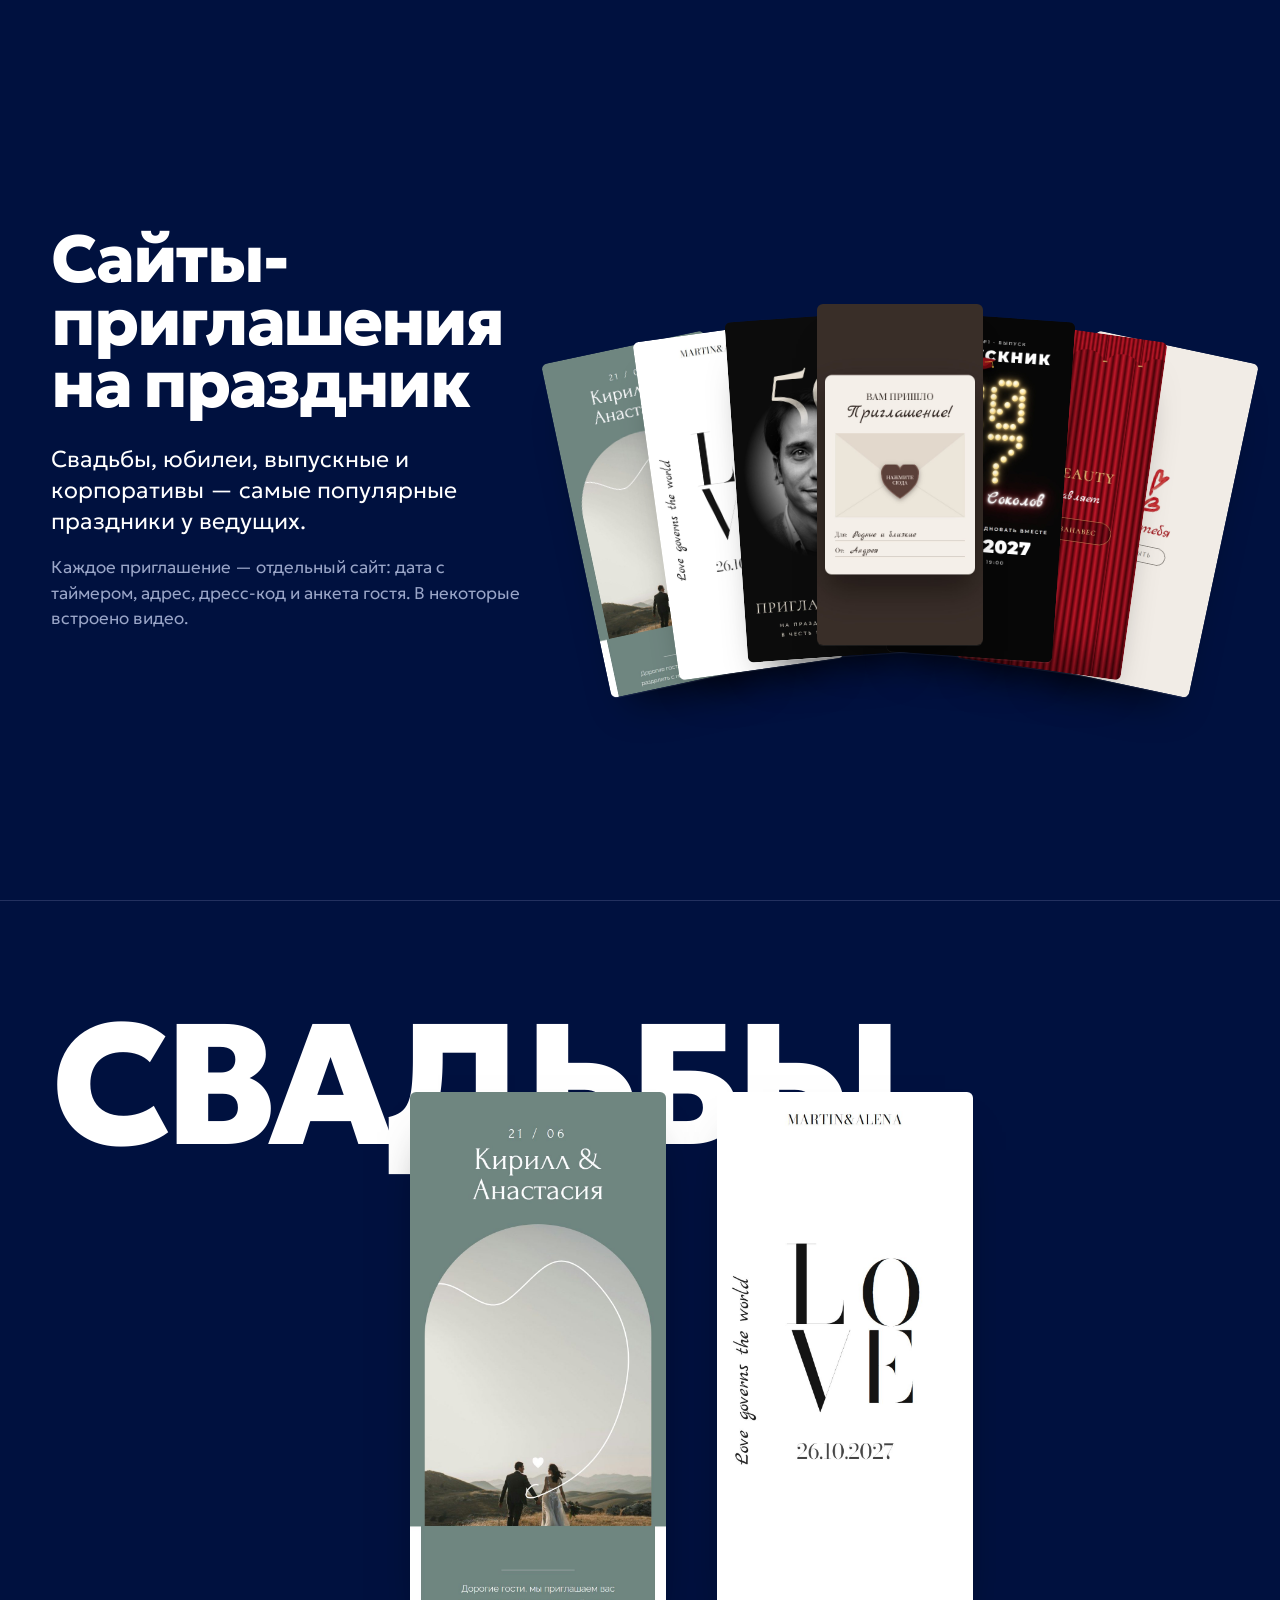
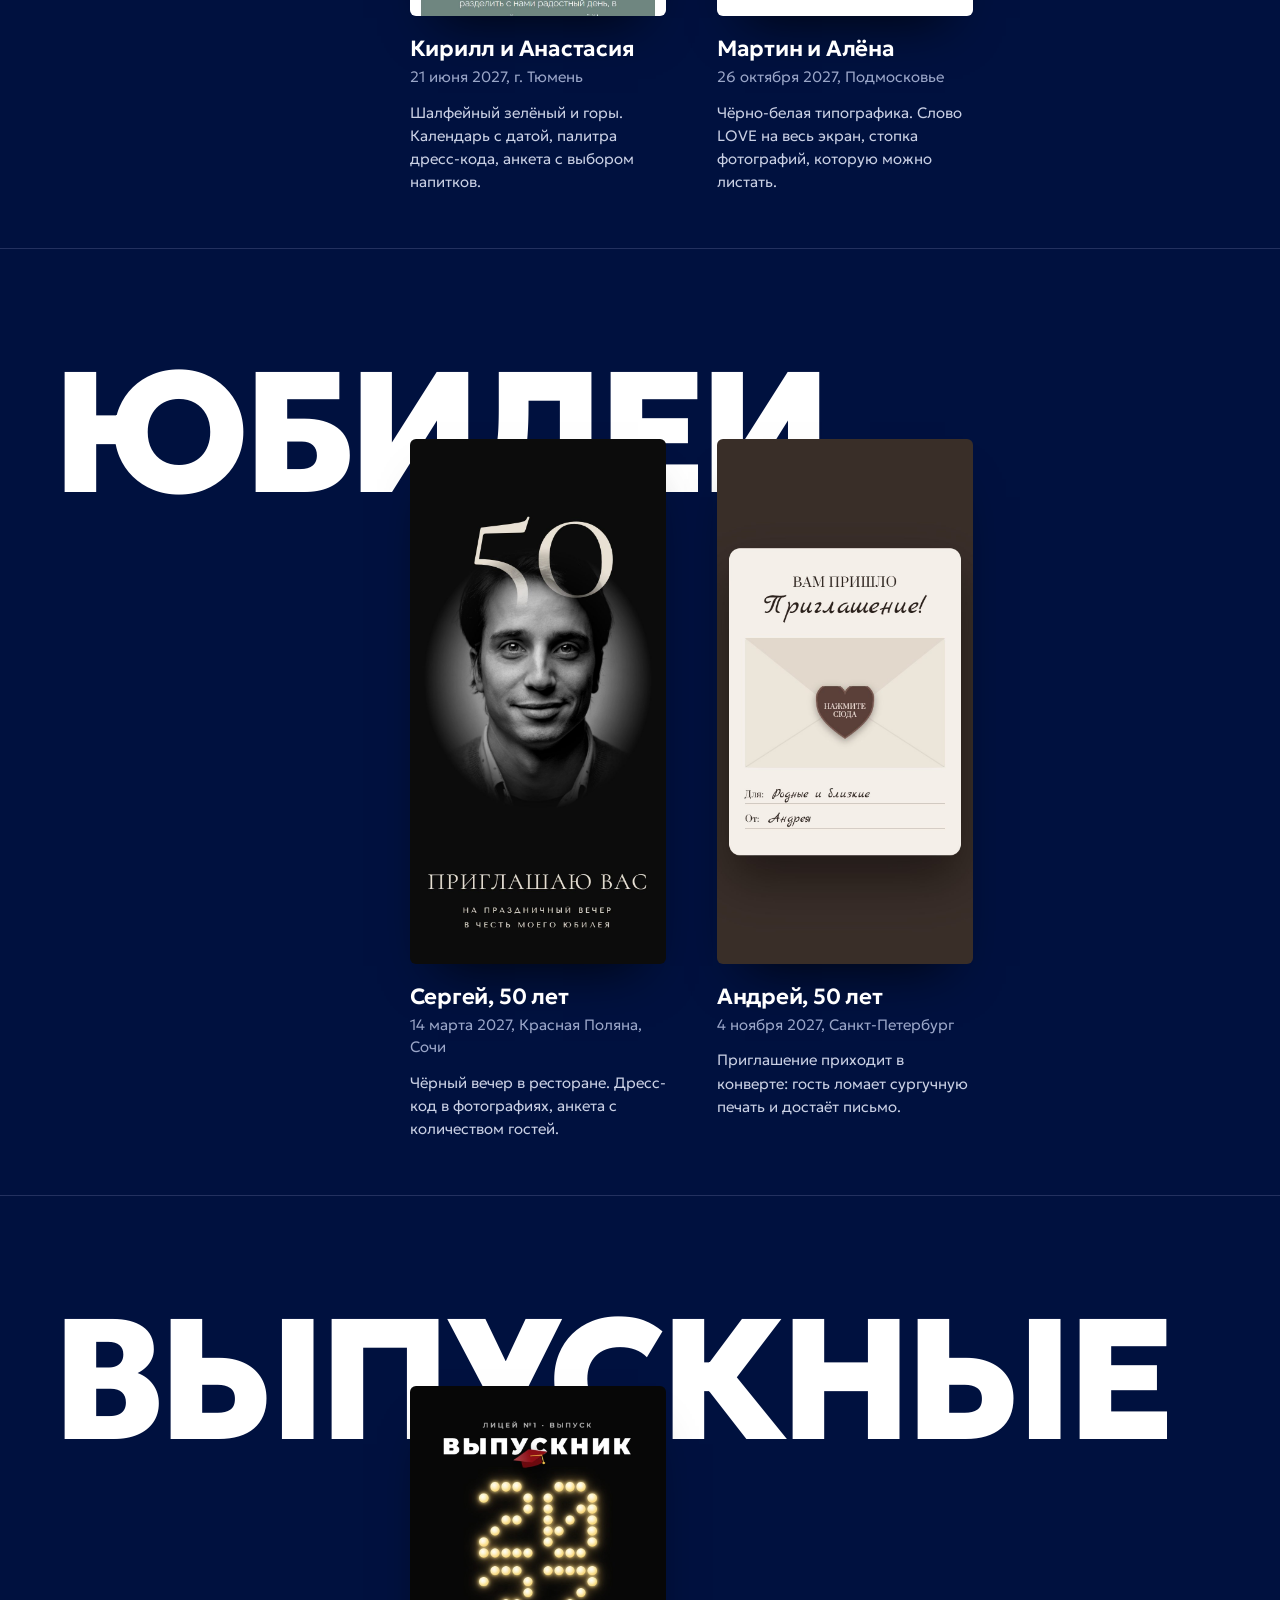
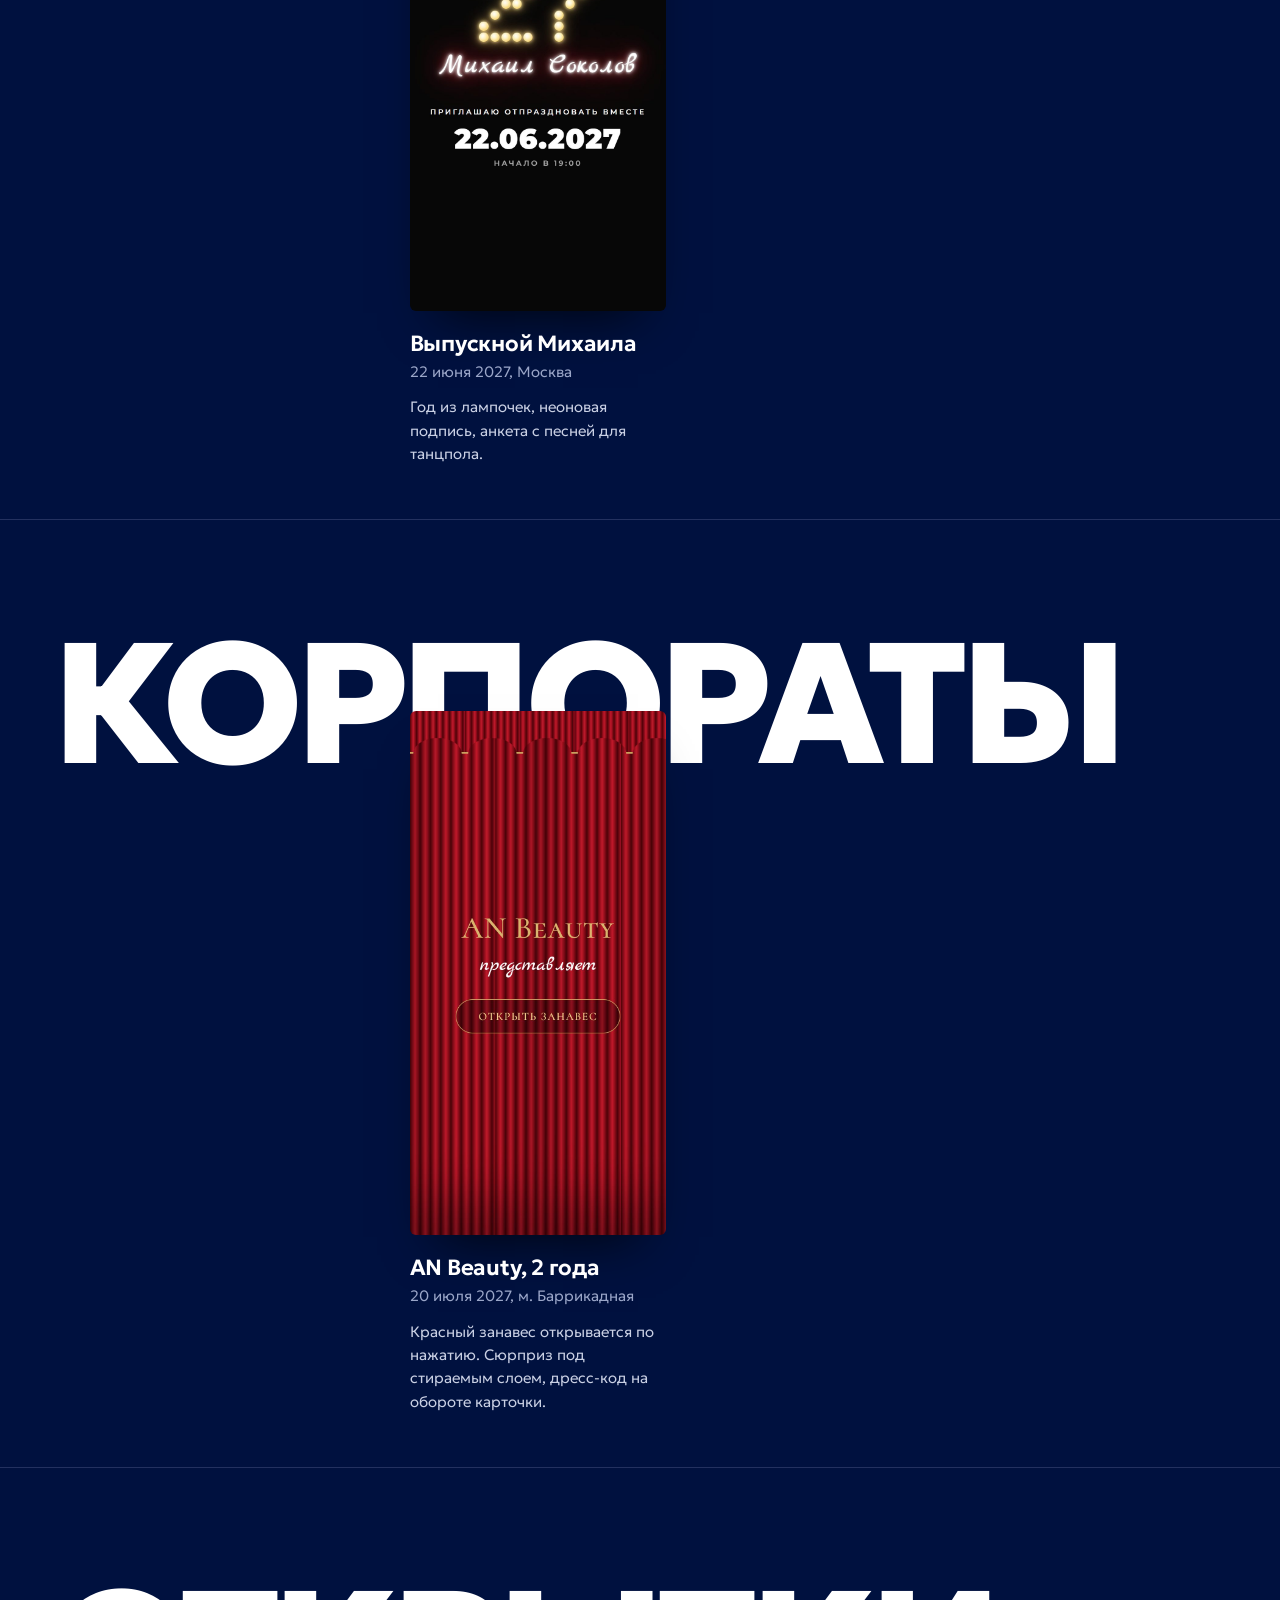
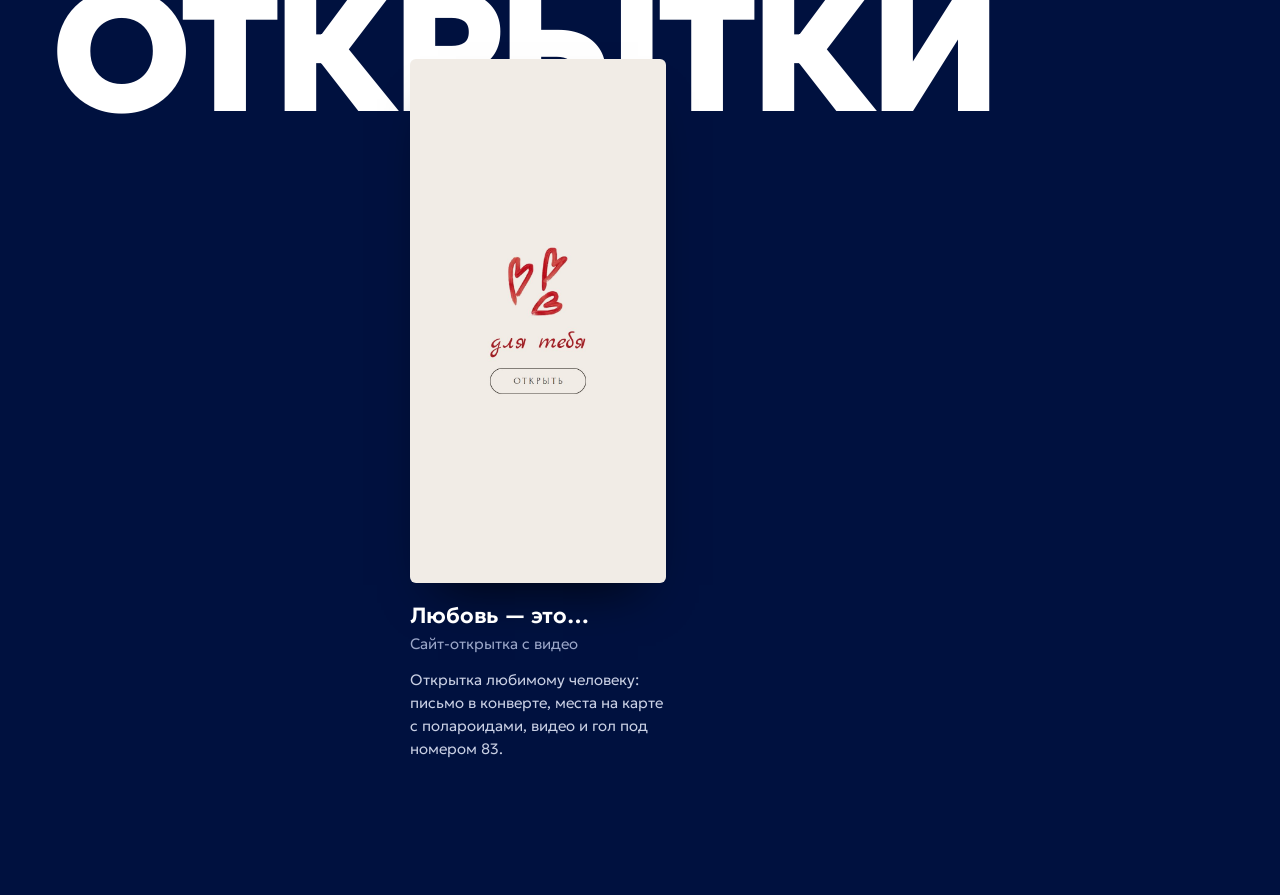
<file: index.html>
<!doctype html>
<html lang="ru" data-rsvp-endpoint="">
<head>
  <meta charset="utf-8">
  <meta name="viewport" content="width=device-width, initial-scale=1">
  <title>Сайты-приглашения</title>
  <link rel="icon" href="static/favicon.svg" type="image/svg+xml">
  <meta name="theme-color" content="#00113f">
  <link rel="preconnect" href="https://fonts.googleapis.com">
  <link rel="preconnect" href="https://fonts.gstatic.com" crossorigin>
  <link href="https://fonts.googleapis.com/css2?family=Geologica:wght@300;400;600;800&display=swap" rel="stylesheet">
  <link rel="stylesheet" href="static/css/hub.css">
</head>
<body>


<main>
  <section class="intro">
    <div class="intro-text">
      <h1>Сайты-приглашения на&nbsp;праздник</h1>
      <p class="lead">Свадьбы, юбилеи, выпускные и корпоративы — самые популярные праздники у ведущих.</p>
      <p class="sub">Каждое приглашение — отдельный сайт: дата с таймером, адрес, дресс-код и анкета гостя. В некоторые встроено видео.</p>
    </div>

    <ul class="spread" aria-label="Все приглашения">
      
      <li style="--i: 0; --n: 7; --o: -3.0; --ao: 3.0">
        <a href="s/sage/" class="spread-card">
          <img src="static/img/previews/sage.jpg" alt="" width="420" height="860">
          <span class="spread-name">Кирилл и Анастасия</span>
        </a>
      </li>
      
      <li style="--i: 1; --n: 7; --o: -2.0; --ao: 2.0">
        <a href="s/love/" class="spread-card">
          <img src="static/img/previews/love.jpg" alt="" width="420" height="860">
          <span class="spread-name">Мартин и Алёна</span>
        </a>
      </li>
      
      <li style="--i: 2; --n: 7; --o: -1.0; --ao: 1.0">
        <a href="s/noir/" class="spread-card">
          <img src="static/img/previews/noir.jpg" alt="" width="420" height="860">
          <span class="spread-name">Сергей, 50 лет</span>
        </a>
      </li>
      
      <li style="--i: 3; --n: 7; --o: 0.0; --ao: 0.0">
        <a href="s/envelope/" class="spread-card">
          <img src="static/img/previews/envelope.jpg" alt="" width="420" height="860">
          <span class="spread-name">Андрей, 50 лет</span>
        </a>
      </li>
      
      <li style="--i: 4; --n: 7; --o: 1.0; --ao: 1.0">
        <a href="s/grad/" class="spread-card">
          <img src="static/img/previews/grad.jpg" alt="" width="420" height="860">
          <span class="spread-name">Выпускной Михаила</span>
        </a>
      </li>
      
      <li style="--i: 5; --n: 7; --o: 2.0; --ao: 2.0">
        <a href="s/corp/" class="spread-card">
          <img src="static/img/previews/corp.jpg" alt="" width="420" height="860">
          <span class="spread-name">AN Beauty, 2 года</span>
        </a>
      </li>
      
      <li style="--i: 6; --n: 7; --o: 3.0; --ao: 3.0">
        <a href="s/ksite/" class="spread-card">
          <img src="static/img/previews/ksite.jpg" alt="" width="420" height="860">
          <span class="spread-name">Любовь — это…</span>
        </a>
      </li>
      
    </ul>
  </section>

  
  <section class="cat" id="weddings" aria-labelledby="h-weddings">
    <h2 class="word" id="h-weddings">СВАДЬБЫ</h2>

    <div class="items">
      
      <article class="item">
        <a href="s/sage/" class="shot" aria-label="Открыть приглашение: Кирилл и Анастасия">
          <img src="static/img/previews/sage.jpg" alt="" loading="lazy" width="420" height="860">
        </a>
        <h3><a href="s/sage/">Кирилл и Анастасия</a></h3>
        <p class="when">21 июня 2027, г. Тюмень</p>
        <p class="summary">Шалфейный зелёный и горы. Календарь с датой, палитра дресс-кода, анкета с выбором напитков.</p>
      </article>
      
      <article class="item">
        <a href="s/love/" class="shot" aria-label="Открыть приглашение: Мартин и Алёна">
          <img src="static/img/previews/love.jpg" alt="" loading="lazy" width="420" height="860">
        </a>
        <h3><a href="s/love/">Мартин и Алёна</a></h3>
        <p class="when">26 октября 2027, Подмосковье</p>
        <p class="summary">Чёрно-белая типографика. Слово LOVE на весь экран, стопка фотографий, которую можно листать.</p>
      </article>
      
    </div>
  </section>
  
  <section class="cat" id="jubilee" aria-labelledby="h-jubilee">
    <h2 class="word" id="h-jubilee">ЮБИЛЕИ</h2>

    <div class="items">
      
      <article class="item">
        <a href="s/noir/" class="shot" aria-label="Открыть приглашение: Сергей, 50 лет">
          <img src="static/img/previews/noir.jpg" alt="" loading="lazy" width="420" height="860">
        </a>
        <h3><a href="s/noir/">Сергей, 50 лет</a></h3>
        <p class="when">14 марта 2027, Красная Поляна, Сочи</p>
        <p class="summary">Чёрный вечер в ресторане. Дресс-код в фотографиях, анкета с количеством гостей.</p>
      </article>
      
      <article class="item">
        <a href="s/envelope/" class="shot" aria-label="Открыть приглашение: Андрей, 50 лет">
          <img src="static/img/previews/envelope.jpg" alt="" loading="lazy" width="420" height="860">
        </a>
        <h3><a href="s/envelope/">Андрей, 50 лет</a></h3>
        <p class="when">4 ноября 2027, Санкт-Петербург</p>
        <p class="summary">Приглашение приходит в конверте: гость ломает сургучную печать и достаёт письмо.</p>
      </article>
      
    </div>
  </section>
  
  <section class="cat" id="graduation" aria-labelledby="h-graduation">
    <h2 class="word" id="h-graduation">ВЫПУСКНЫЕ</h2>

    <div class="items">
      
      <article class="item">
        <a href="s/grad/" class="shot" aria-label="Открыть приглашение: Выпускной Михаила">
          <img src="static/img/previews/grad.jpg" alt="" loading="lazy" width="420" height="860">
        </a>
        <h3><a href="s/grad/">Выпускной Михаила</a></h3>
        <p class="when">22 июня 2027, Москва</p>
        <p class="summary">Год из лампочек, неоновая подпись, анкета с песней для танцпола.</p>
      </article>
      
    </div>
  </section>
  
  <section class="cat" id="corporate" aria-labelledby="h-corporate">
    <h2 class="word" id="h-corporate">КОРПОРАТЫ</h2>

    <div class="items">
      
      <article class="item">
        <a href="s/corp/" class="shot" aria-label="Открыть приглашение: AN Beauty, 2 года">
          <img src="static/img/previews/corp.jpg" alt="" loading="lazy" width="420" height="860">
        </a>
        <h3><a href="s/corp/">AN Beauty, 2 года</a></h3>
        <p class="when">20 июля 2027, м. Баррикадная</p>
        <p class="summary">Красный занавес открывается по нажатию. Сюрприз под стираемым слоем, дресс-код на обороте карточки.</p>
      </article>
      
    </div>
  </section>
  
  <section class="cat" id="cards" aria-labelledby="h-cards">
    <h2 class="word" id="h-cards">ОТКРЫТКИ</h2>

    <div class="items">
      
      <article class="item">
        <a href="s/ksite/" class="shot" aria-label="Открыть приглашение: Любовь — это…">
          <img src="static/img/previews/ksite.jpg" alt="" loading="lazy" width="420" height="860">
        </a>
        <h3><a href="s/ksite/">Любовь — это…</a></h3>
        <p class="when">Сайт-открытка с видео</p>
        <p class="summary">Открытка любимому человеку: письмо в конверте, места на карте с полароидами, видео и гол под номером 83.</p>
      </article>
      
    </div>
  </section>
  
</main>

<script>
  requestAnimationFrame(() => document.querySelector('.spread').classList.add('dealt'));
</script>
</body>
</html>
</file>
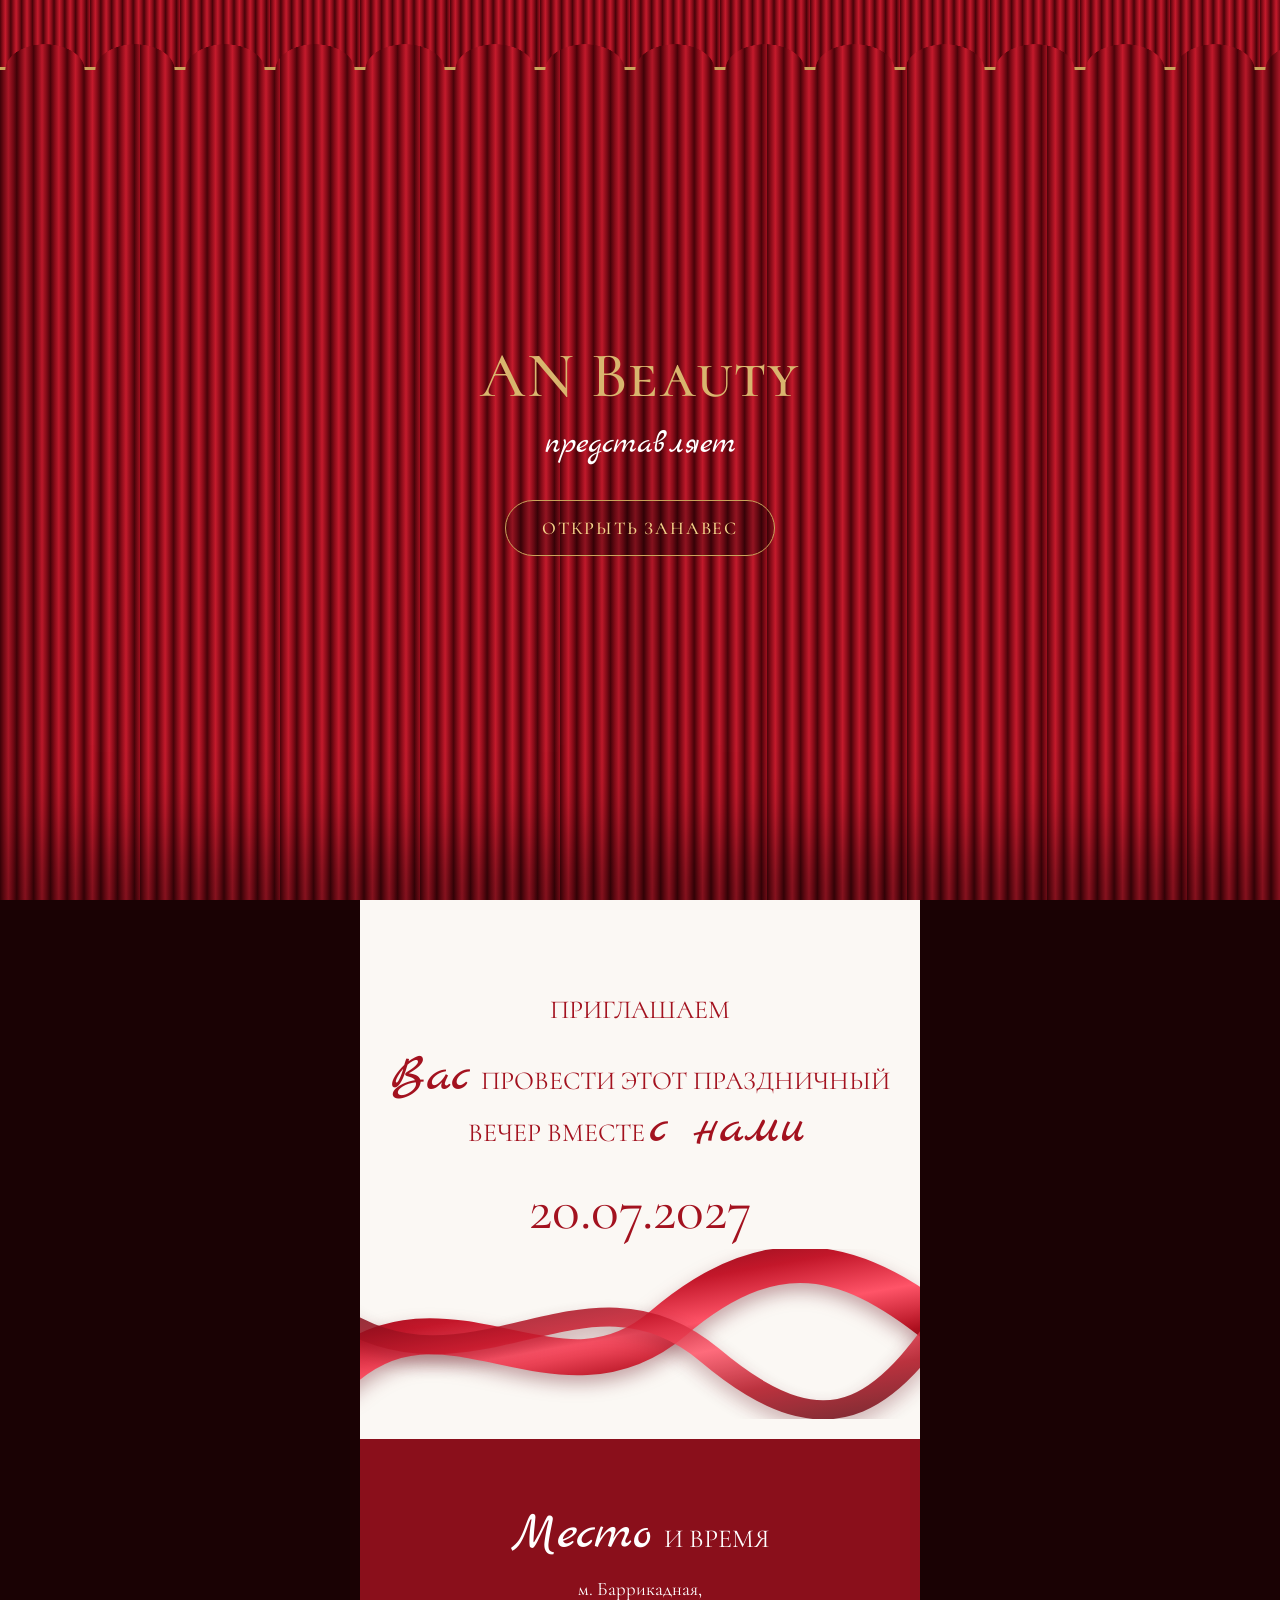
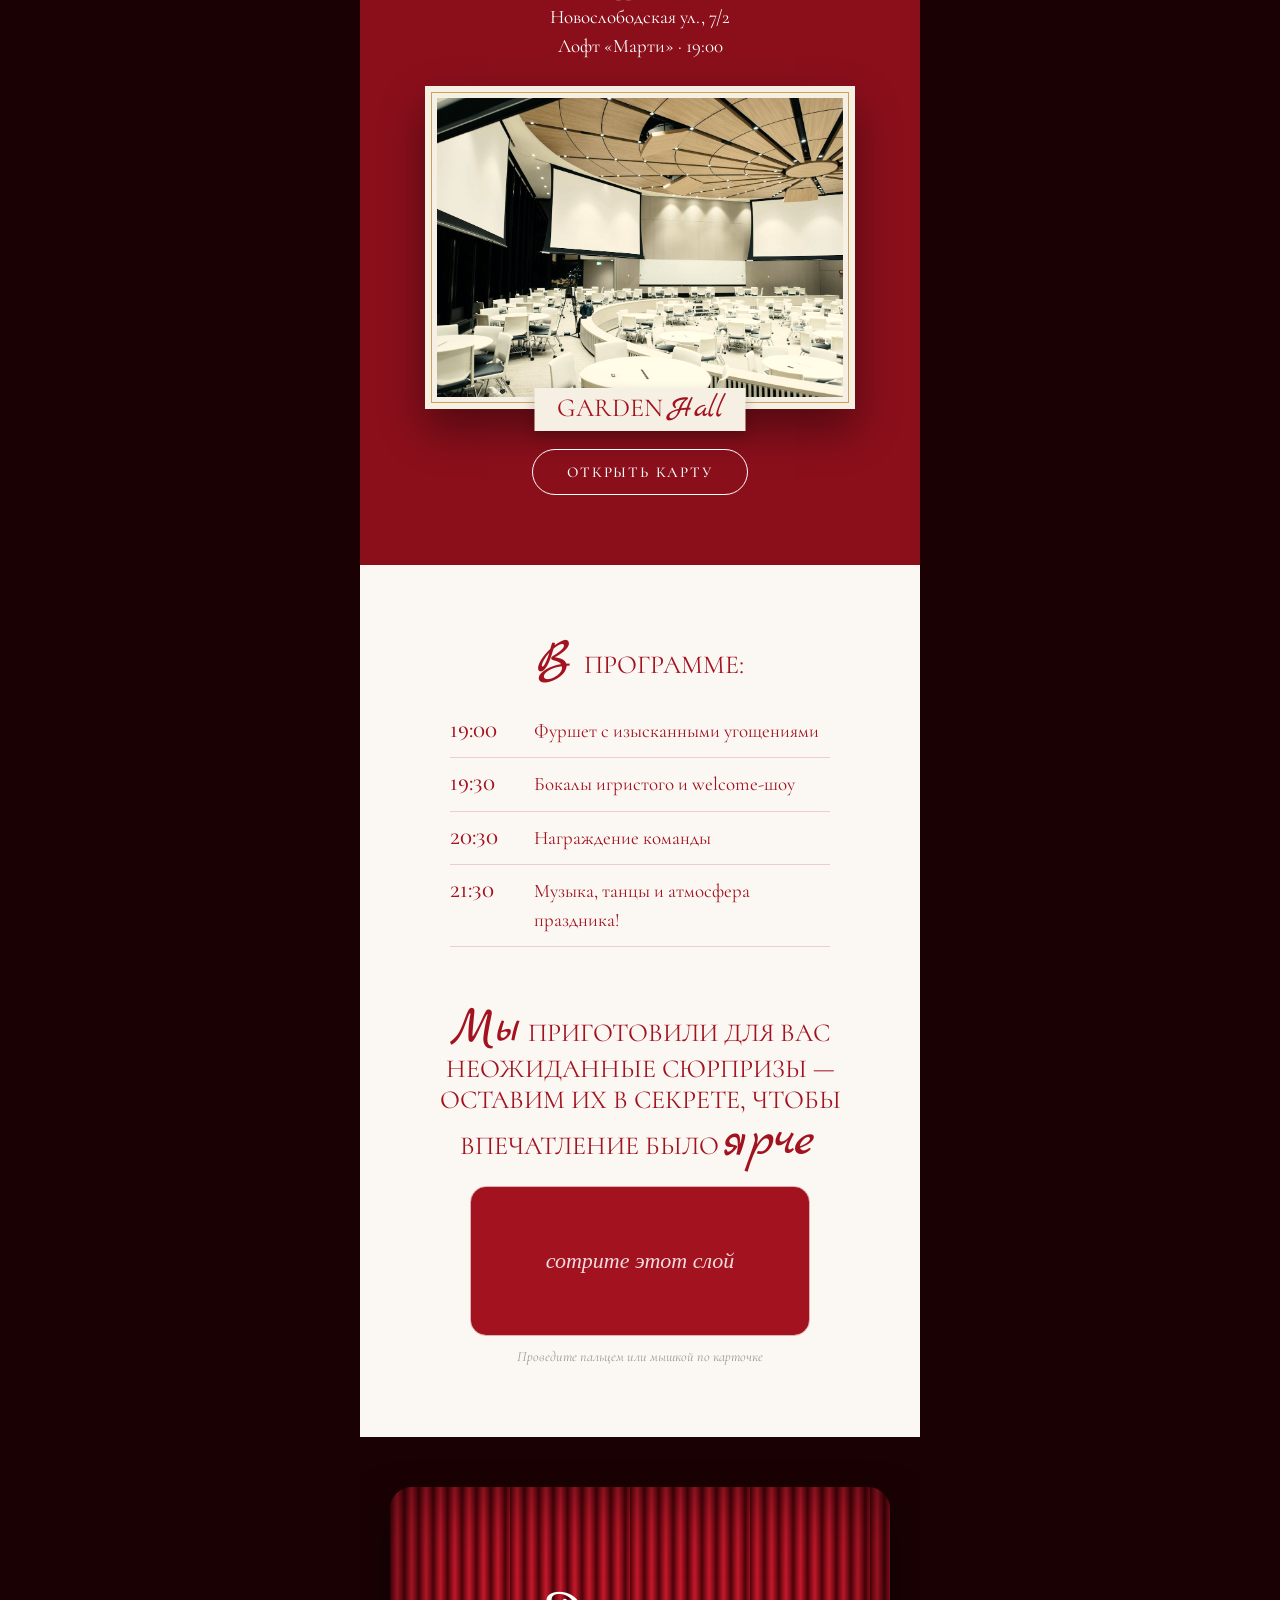
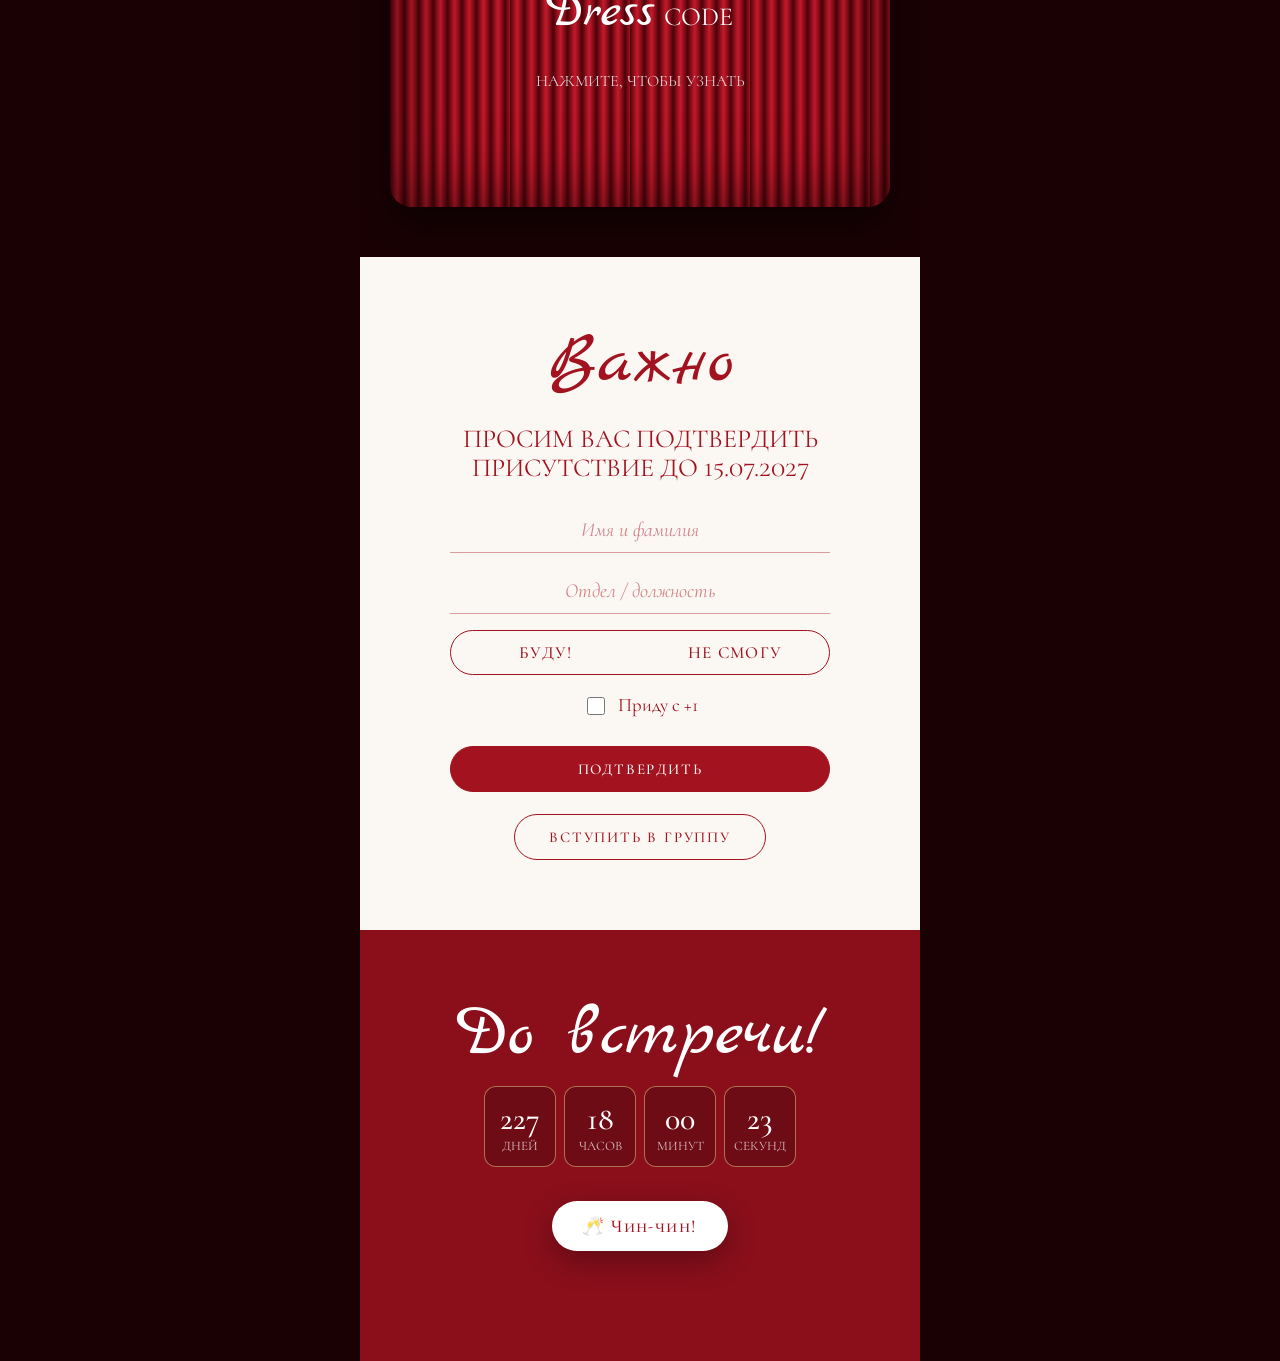
<file: s/corp/index.html>
<!doctype html>
<html lang="ru" data-rsvp-endpoint="">
<head>
  <meta charset="utf-8">
  <meta name="viewport" content="width=device-width, initial-scale=1, viewport-fit=cover">
  <title>AN Beauty — приглашение</title>
  <link rel="icon" href="../../static/favicon.svg" type="image/svg+xml">
  <meta name="theme-color" content="#a3121f">
  <link rel="preconnect" href="https://fonts.googleapis.com">
  <link rel="preconnect" href="https://fonts.gstatic.com" crossorigin>
  <link href="https://fonts.googleapis.com/css2?family=Geologica:wght@400;600&family=Cormorant+Garamond:ital,wght@0,400;0,500;1,400&family=Cormorant+SC:wght@400;500&family=Marck+Script&display=swap" rel="stylesheet">
  <link rel="stylesheet" href="../../static/css/base.css">
  <link rel="stylesheet" href="../../static/css/sites/corp.css">
  <style>:root { --accent: #a3121f; }</style>
</head>
<body class="site-corp" data-locked>
  
<!-- ЗАНАВЕС -->
<div class="curtain" id="curtain">
  <div class="half left"></div>
  <div class="half right"></div>
  <div class="valance" aria-hidden="true"></div>
  <div class="curtain-c">
    <p class="brand gold">AN Beauty</p>
    <p class="script white">представляет</p>
    <button class="open-btn" id="openCurtain">Открыть занавес</button>
  </div>
</div>

<!-- HERO -->
<section class="hero">
  <img class="hero-bg" src="../../static/img/corp/stage.jpg" alt="">
  <div class="hero-in">
    <p class="brand gold">AN Beauty</p>
    <p class="mix"><span class="script">совсем</span><span class="sc">скоро<br>исполнится</span></p>
    <div class="years">
      <figure class="glass"><video class="" src="../../static/video/corp.mp4" poster="../../static/video/corp.jpg" autoplay muted loop playsinline preload="metadata" aria-label="Видео: бокалы шампанского"></video></figure>
      <p><span class="num" data-count="2" data-dur="1200">0</span><span class="sc">года</span></p>
    </div>
  </div>
</section>

<!-- ПРИГЛАШЕНИЕ -->
<section class="paper invite">
  <p class="sc red">Приглашаем</p>
  <p class="mix red"><span class="script">Вас</span> <span class="sc">провести этот праздничный вечер вместе</span> <span class="script">с нами</span></p>
  <p class="date red">20.07.2027</p>
  <svg class="ribbon" viewBox="0 0 400 160" preserveAspectRatio="none" aria-hidden="true">
    <defs><linearGradient id="silk" x1="0" x2="1" y1="0" y2="1"><stop offset="0" stop-color="#5e0710"/><stop offset=".35" stop-color="#c3172a"/><stop offset=".55" stop-color="#ff5468"/><stop offset=".75" stop-color="#b0101f"/><stop offset="1" stop-color="#5e0710"/></linearGradient></defs>
    <path class="silk s1" d="M-20 120 C 60 20, 140 160, 220 70 S 360 10, 430 90" stroke="url(#silk)" stroke-width="34" fill="none" stroke-linecap="round"/>
    <path class="silk s2" d="M-20 60 C 80 150, 160 0, 250 100 S 380 140, 430 40" stroke="url(#silk)" stroke-width="18" fill="none" stroke-linecap="round" opacity=".85"/>
  </svg>
</section>

<!-- МЕСТО -->
<section class="red-bg place">
  <h2 class="mix white"><span class="script">Место</span> <span class="sc">и время</span></h2>
  <p class="white">м. Баррикадная,<br>Новослободская ул., 7/2<br>Лофт «Марти» · 19:00</p>
  <figure class="ticket">
    <img src="../../static/img/corp/hall.jpg" alt="Зал" data-lightbox>
    <figcaption><span class="sc">Garden</span><span class="script">Hall</span></figcaption>
  </figure>
  <a class="btn white" target="_blank" rel="noopener" href="https://yandex.ru/maps/?text=%D0%BC.%20%D0%91%D0%B0%D1%80%D1%80%D0%B8%D0%BA%D0%B0%D0%B4%D0%BD%D0%B0%D1%8F%20%D0%9D%D0%BE%D0%B2%D0%BE%D1%81%D0%BB%D0%BE%D0%B1%D0%BE%D0%B4%D1%81%D0%BA%D0%B0%D1%8F%20%D1%83%D0%BB.%2C%207/2">Открыть карту</a>
</section>

<!-- ПРОГРАММА + СЕКРЕТ -->
<section class="paper program">
  <h2 class="mix red"><span class="script">В</span> <span class="sc">программе:</span></h2>
  <ul class="prog">
    
    <li><time>19:00</time><span>Фуршет с изысканными угощениями</span></li>
    
    <li><time>19:30</time><span>Бокалы игристого и welcome-шоу</span></li>
    
    <li><time>20:30</time><span>Награждение команды</span></li>
    
    <li><time>21:30</time><span>Музыка, танцы и атмосфера праздника!</span></li>
    
  </ul>

  <p class="mix red mt"><span class="script">Мы</span> <span class="sc">приготовили для вас неожиданные сюрпризы — оставим их в секрете, чтобы впечатление было</span> <span class="script">ярче</span></p>
  <div class="scratch">
    <div class="scratch-under"><span class="sc">ваш сюрприз:</span><b class="script">живой джаз-бэнд</b><small>тсс… никому не говорите</small></div>
    <canvas id="scratch" aria-label="Сотрите слой, чтобы узнать сюрприз"></canvas>
  </div>
  <p class="hint">Проведите пальцем или мышкой по карточке</p>
</section>

<!-- ДРЕСС-КОД -->
<section class="dress">
  <div class="flip" id="flip" tabindex="0" role="button" aria-label="Узнать дресс-код">
    <div class="face front">
      <p class="mix white"><span class="script">Dress</span> <span class="sc">code</span></p>
      <p class="sc small white">нажмите, чтобы узнать</p>
    </div>
    <div class="face back">
      <p class="mix red"><span class="script">Dress</span> <span class="sc">code</span></p>
      <p class="red">Total black с красным акцентом: помада, галстук, клатч или платок.</p>
      <div class="dots"><i style="--c:#0b0b0b"></i><i style="--c:#a3121f"></i><i style="--c:#f5efe6"></i><i style="--c:#c9a35b"></i></div>
    </div>
  </div>
</section>

<!-- ВАЖНО / RSVP -->
<section class="paper rsvp">
  <h2 class="script red big">Важно</h2>
  <p class="sc red">Просим вас подтвердить присутствие до 15.07.2027</p>
  <form data-rsvp="corp">
    <div class="rsvp-fields">
      <input class="line" name="name" placeholder="Имя и фамилия" aria-label="Имя и фамилия" autocomplete="name">
      <input class="line" name="department" placeholder="Отдел / должность" aria-label="Отдел">
      <div class="toggle">
        <label><input type="radio" name="attend" value="yes"><span>Буду!</span></label>
        <label><input type="radio" name="attend" value="no"><span>Не смогу</span></label>
      </div>
      <label class="plus"><input type="checkbox" name="plus_one" value="да"><span>Приду с +1</span></label>
      <button class="btn red" type="submit">Подтвердить</button>
    </div>
    <div class="done" data-rsvp-done hidden><p class="script red big">Ура!</p><p class="red">Вы в списке гостей.<span data-coming-line> Подтвердили: <b data-coming>0</b></span></p></div>
  </form>
  <a class="btn outline" href="https://t.me/" target="_blank" rel="noopener">Вступить в группу</a>
</section>

<!-- ФИНАЛ -->
<section class="red-bg final">
  <p class="script white big">До встречи!</p>
  <div class="timer" data-countdown="2027-07-20T19:00:00+03:00">
    <div><b data-unit="d">00</b><small>дней</small></div><div><b data-unit="h">00</b><small>часов</small></div><div><b data-unit="m">00</b><small>минут</small></div><div><b data-unit="s">00</b><small>секунд</small></div>
  </div>
  <button class="cheers" id="cheers" type="button" aria-label="Чокнуться">🥂 <span>Чин-чин!</span></button>
</section>

  <a class="back-hub" href="../../">Все приглашения</a>
  <script src="../../static/js/core.js"></script>
  
<script>
  /* занавес */
  const curtain = document.getElementById('curtain');
  const openCurtain = () => {
    if (curtain.classList.contains('open')) return;
    curtain.classList.add('open');
    document.body.removeAttribute('data-locked');
    document.querySelectorAll('.hero [data-count]').forEach(el => setTimeout(() => el.dispatchEvent(new CustomEvent('reveal')), 900));
    setTimeout(() => curtain.remove(), 2600);
  };
  document.getElementById('openCurtain').addEventListener('click', openCurtain);

  /* стираемая карточка */
  const cv = document.getElementById('scratch');
  const ctx = cv.getContext('2d');
  const paint = () => {
    // offsetWidth не зависит от transform (карточка появляется с zoom-анимацией)
    const r = { width: cv.offsetWidth, height: cv.offsetHeight }, dpr = devicePixelRatio || 1;
    cv.width = r.width * dpr; cv.height = r.height * dpr; ctx.scale(dpr, dpr);
    ctx.fillStyle = '#a3121f'; ctx.fillRect(0, 0, r.width, r.height);
    ctx.fillStyle = 'rgba(255,255,255,.85)'; ctx.font = 'italic 22px "Cormorant Garamond", serif'; ctx.textAlign = 'center';
    ctx.fillText('сотрите этот слой', r.width / 2, r.height / 2 + 7);
    ctx.globalCompositeOperation = 'destination-out';
  };
  paint();
  let scratching = false, revealed = false;
  const scratchAt = e => {
    const r = cv.getBoundingClientRect(), k = cv.offsetWidth / r.width;
    ctx.beginPath(); ctx.arc((e.clientX - r.left) * k, (e.clientY - r.top) * k, 22, 0, Math.PI * 2); ctx.fill();
  };
  const checkDone = () => {
    if (revealed) return;
    const data = ctx.getImageData(0, 0, cv.width, cv.height).data;
    let clear = 0;
    for (let i = 3; i < data.length; i += 64) if (data[i] === 0) clear++;
    if (clear / (data.length / 64) > .45) {
      revealed = true; cv.classList.add('gone');
    }
  };
  cv.addEventListener('pointerdown', e => { scratching = true; cv.setPointerCapture(e.pointerId); scratchAt(e); });
  cv.addEventListener('pointermove', e => { if (scratching) scratchAt(e); });
  cv.addEventListener('pointerup', () => { scratching = false; checkDone(); });

  /* карточка-переворот */
  const flip = document.getElementById('flip');
  const doFlip = () => flip.classList.toggle('on');
  flip.addEventListener('click', doFlip);
  flip.addEventListener('keydown', e => { if (e.key === 'Enter' || e.key === ' ') { e.preventDefault(); doFlip(); } });

  /* чин-чин */
  document.getElementById('cheers').addEventListener('click', e => {
    e.currentTarget.classList.remove('clink'); void e.currentTarget.offsetWidth; e.currentTarget.classList.add('clink');
  });
</script>

</body>
</html>
</file>
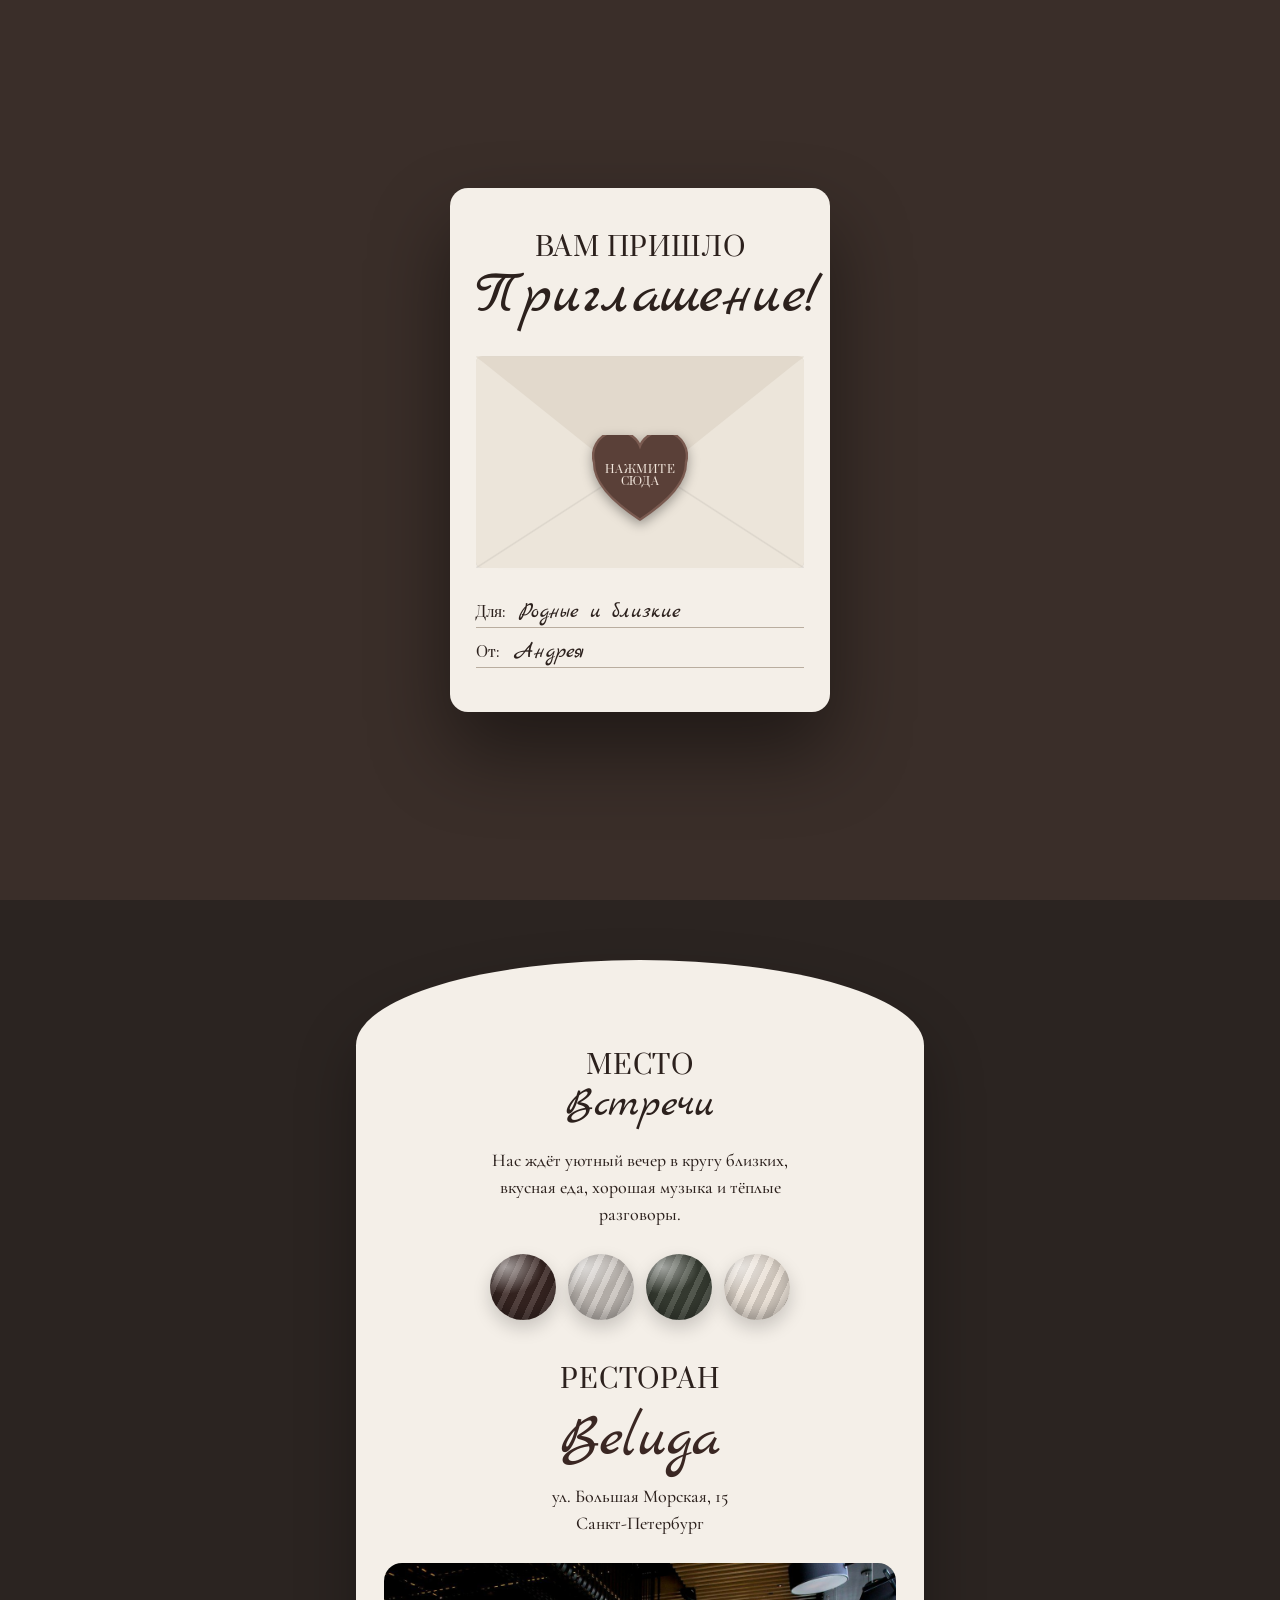
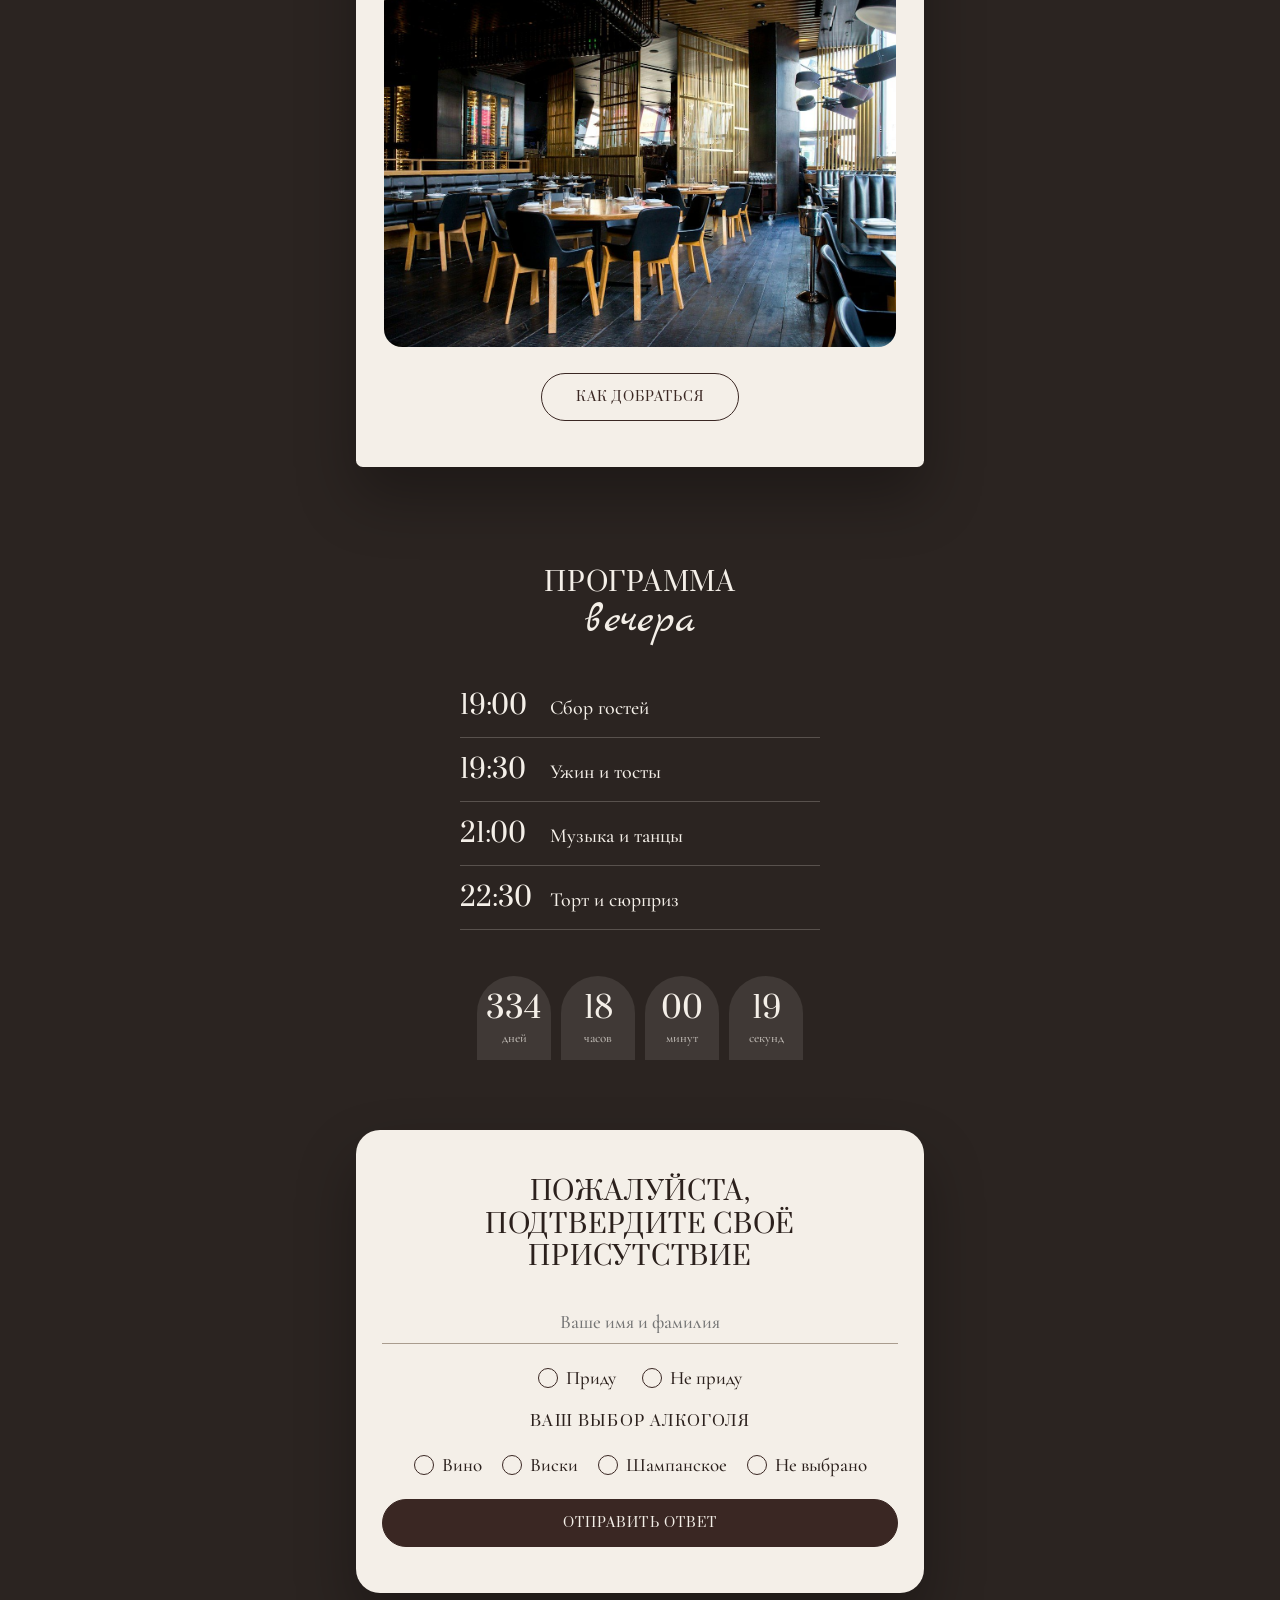
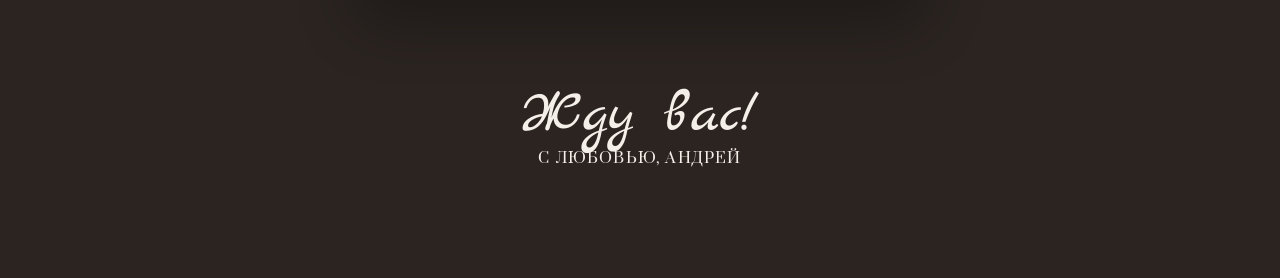
<file: s/envelope/index.html>
<!doctype html>
<html lang="ru" data-rsvp-endpoint="">
<head>
  <meta charset="utf-8">
  <meta name="viewport" content="width=device-width, initial-scale=1, viewport-fit=cover">
  <title>Андрею 50 — приглашение</title>
  <link rel="icon" href="../../static/favicon.svg" type="image/svg+xml">
  <meta name="theme-color" content="#8b7462">
  <link rel="preconnect" href="https://fonts.googleapis.com">
  <link rel="preconnect" href="https://fonts.gstatic.com" crossorigin>
  <link href="https://fonts.googleapis.com/css2?family=Geologica:wght@400;600&family=Cormorant+Garamond:wght@400;500;600&family=Marck+Script&family=Prata&display=swap" rel="stylesheet">
  <link rel="stylesheet" href="../../static/css/base.css">
  <link rel="stylesheet" href="../../static/css/sites/envelope.css">
  <style>:root { --accent: #8b7462; }</style>
</head>
<body class="site-envelope" data-locked>
  
<!-- ИНТРО: КОНВЕРТ -->
<div class="intro" id="intro" role="dialog" aria-label="Приглашение в конверте">
  <div class="intro-card">
    <p class="caps-title">Вам пришло</p>
    <p class="script xl">Приглашение!</p>
    <div class="env" id="env">
      <div class="env-back"></div>
      <div class="letter">
        <p class="script">Андрею 50</p>
        <p class="tiny">04 · 11 · 2027</p>
      </div>
      <div class="env-front"></div>
      <div class="env-flap"></div>
      <button class="seal" id="seal" aria-label="Открыть приглашение">
        <svg viewBox="0 0 120 110" aria-hidden="true"><path d="M60 104C24 80 4 58 4 34A28 28 0 0 1 60 18a28 28 0 0 1 56 16c0 24-20 46-56 70z"/></svg>
        <span>нажмите<br>сюда</span>
      </button>
    </div>
    <div class="to">
      <p><span>Для:</span><em>Родные и близкие</em></p>
      <p><span>От:</span><em>Андрея</em></p>
    </div>
  </div>
</div>

<!-- HERO -->
<section class="hero">
  <img class="hero-bg" src="../../static/img/envelope/hero.jpg" alt="">
  <div class="oval">
    <h1><span class="caps-title">Андрею</span><span class="num" data-count="50" data-dur="1800">0</span></h1>
    <p class="script lg">Время<br>собрать любимых!</p>
    <p class="caps-sm">Буду очень рад видеть вас на моём юбилее — дорогие друзья и близкие!</p>
    <p class="date">04 · 11 · 2027</p>
  </div>
</section>

<!-- МЕСТО -->
<section class="place">
  <div class="arch">
    <h2><span class="caps-title">Место</span><span class="script lg">Встречи</span></h2>
    <p>Нас ждёт уютный вечер в кругу близких, вкусная еда, хорошая музыка и тёплые разговоры.</p>

    <div class="fabrics" aria-label="Палитра вечера">
      
      <button class="fabric" style="--c: #3a2723; --d: 0ms" data-copy="#3a2723" data-copy-msg="Оттенок «Шоколад»"><span class="sr-only">Шоколад</span></button>
      
      <button class="fabric" style="--c: #c9c3bd; --d: 120ms" data-copy="#c9c3bd" data-copy-msg="Оттенок «Жемчуг»"><span class="sr-only">Жемчуг</span></button>
      
      <button class="fabric" style="--c: #3b4136; --d: 240ms" data-copy="#3b4136" data-copy-msg="Оттенок «Олива»"><span class="sr-only">Олива</span></button>
      
      <button class="fabric" style="--c: #e7ddd2; --d: 360ms" data-copy="#e7ddd2" data-copy-msg="Оттенок «Шампань»"><span class="sr-only">Шампань</span></button>
      
    </div>

    <p class="caps-title mt">Ресторан</p>
    <p class="script xl venue">Beluga</p>
    <p>ул. Большая Морская, 15<br>Санкт-Петербург</p>
    <figure class="pic">
      <img src="../../static/img/envelope/restaurant.jpg" alt="Зал ресторана" data-lightbox>
    </figure>
    <a class="btn" href="https://yandex.ru/maps/?text=%D0%A1%D0%B0%D0%BD%D0%BA%D1%82-%D0%9F%D0%B5%D1%82%D0%B5%D1%80%D0%B1%D1%83%D1%80%D0%B3%20%D1%83%D0%BB.%20%D0%91%D0%BE%D0%BB%D1%8C%D1%88%D0%B0%D1%8F%20%D0%9C%D0%BE%D1%80%D1%81%D0%BA%D0%B0%D1%8F%2C%2015" target="_blank" rel="noopener">Как добраться</a>
  </div>
</section>

<!-- ПРОГРАММА -->
<section class="program">
  <h2><span class="caps-title">Программа</span><span class="script lg">вечера</span></h2>
  <div class="steps">
    
    <div class="step"><time>19:00</time><span>Сбор гостей</span></div>
    
    <div class="step"><time>19:30</time><span>Ужин и тосты</span></div>
    
    <div class="step"><time>21:00</time><span>Музыка и танцы</span></div>
    
    <div class="step"><time>22:30</time><span>Торт и сюрприз</span></div>
    
  </div>
  <div class="timer" data-countdown="2027-11-04T19:00:00+03:00">
    <div><b data-unit="d">00</b><small>дней</small></div><div><b data-unit="h">00</b><small>часов</small></div><div><b data-unit="m">00</b><small>минут</small></div><div><b data-unit="s">00</b><small>секунд</small></div>
  </div>
</section>

<!-- RSVP -->
<section class="rsvp">
  <div class="sheet">
    <p class="caps-title">Пожалуйста,<br>подтвердите своё присутствие</p>
    <form data-rsvp="envelope">
      <div class="rsvp-fields">
        <input class="line" name="name" placeholder="Ваше имя и фамилия" aria-label="Имя" autocomplete="name">
        <div class="opts">
          <label><input type="radio" name="attend" value="yes"><i></i>Приду</label>
          <label><input type="radio" name="attend" value="no"><i></i>Не приду</label>
        </div>
        <p class="caps-title sm">Ваш выбор алкоголя</p>
        <div class="opts wrap">
          
          <label><input type="radio" name="drink" value="Вино"><i></i>Вино</label>
          
          <label><input type="radio" name="drink" value="Виски"><i></i>Виски</label>
          
          <label><input type="radio" name="drink" value="Шампанское"><i></i>Шампанское</label>
          
          <label><input type="radio" name="drink" value="Не выбрано"><i></i>Не выбрано</label>
          
        </div>
        <button type="submit" class="btn solid">Отправить ответ</button>
      </div>
      <div class="done" data-rsvp-done hidden>
        <p class="script xl">Спасибо!</p>
        <p data-coming-line>Уже подтвердили: <b data-coming>0</b></p>
      </div>
    </form>
  </div>
</section>

<footer class="end">
  <p class="script xl">Жду вас!</p>
  <p class="caps-title sm">с любовью, Андрей</p>
</footer>

  <a class="back-hub" href="../../">Все приглашения</a>
  <script src="../../static/js/core.js"></script>
  
<script>
  const intro = document.getElementById('intro');
  const open = () => {
    if (intro.classList.contains('opening')) return;
    intro.classList.add('opening');
    setTimeout(() => {
      intro.classList.add('gone');
      document.body.removeAttribute("data-locked");
      // запускаем анимации первого экрана после открытия
      document.querySelectorAll('.hero [data-count]').forEach(el => { el.dispatchEvent(new CustomEvent('reveal')); });
    }, 2100);
    setTimeout(() => intro.remove(), 3200);
  };
  document.getElementById('seal').addEventListener('click', open);
  document.getElementById('env').addEventListener('click', open);
  addEventListener('keydown', e => { if (e.key === 'Enter' && document.body.hasAttribute("data-locked")) open(); });
</script>

</body>
</html>
</file>
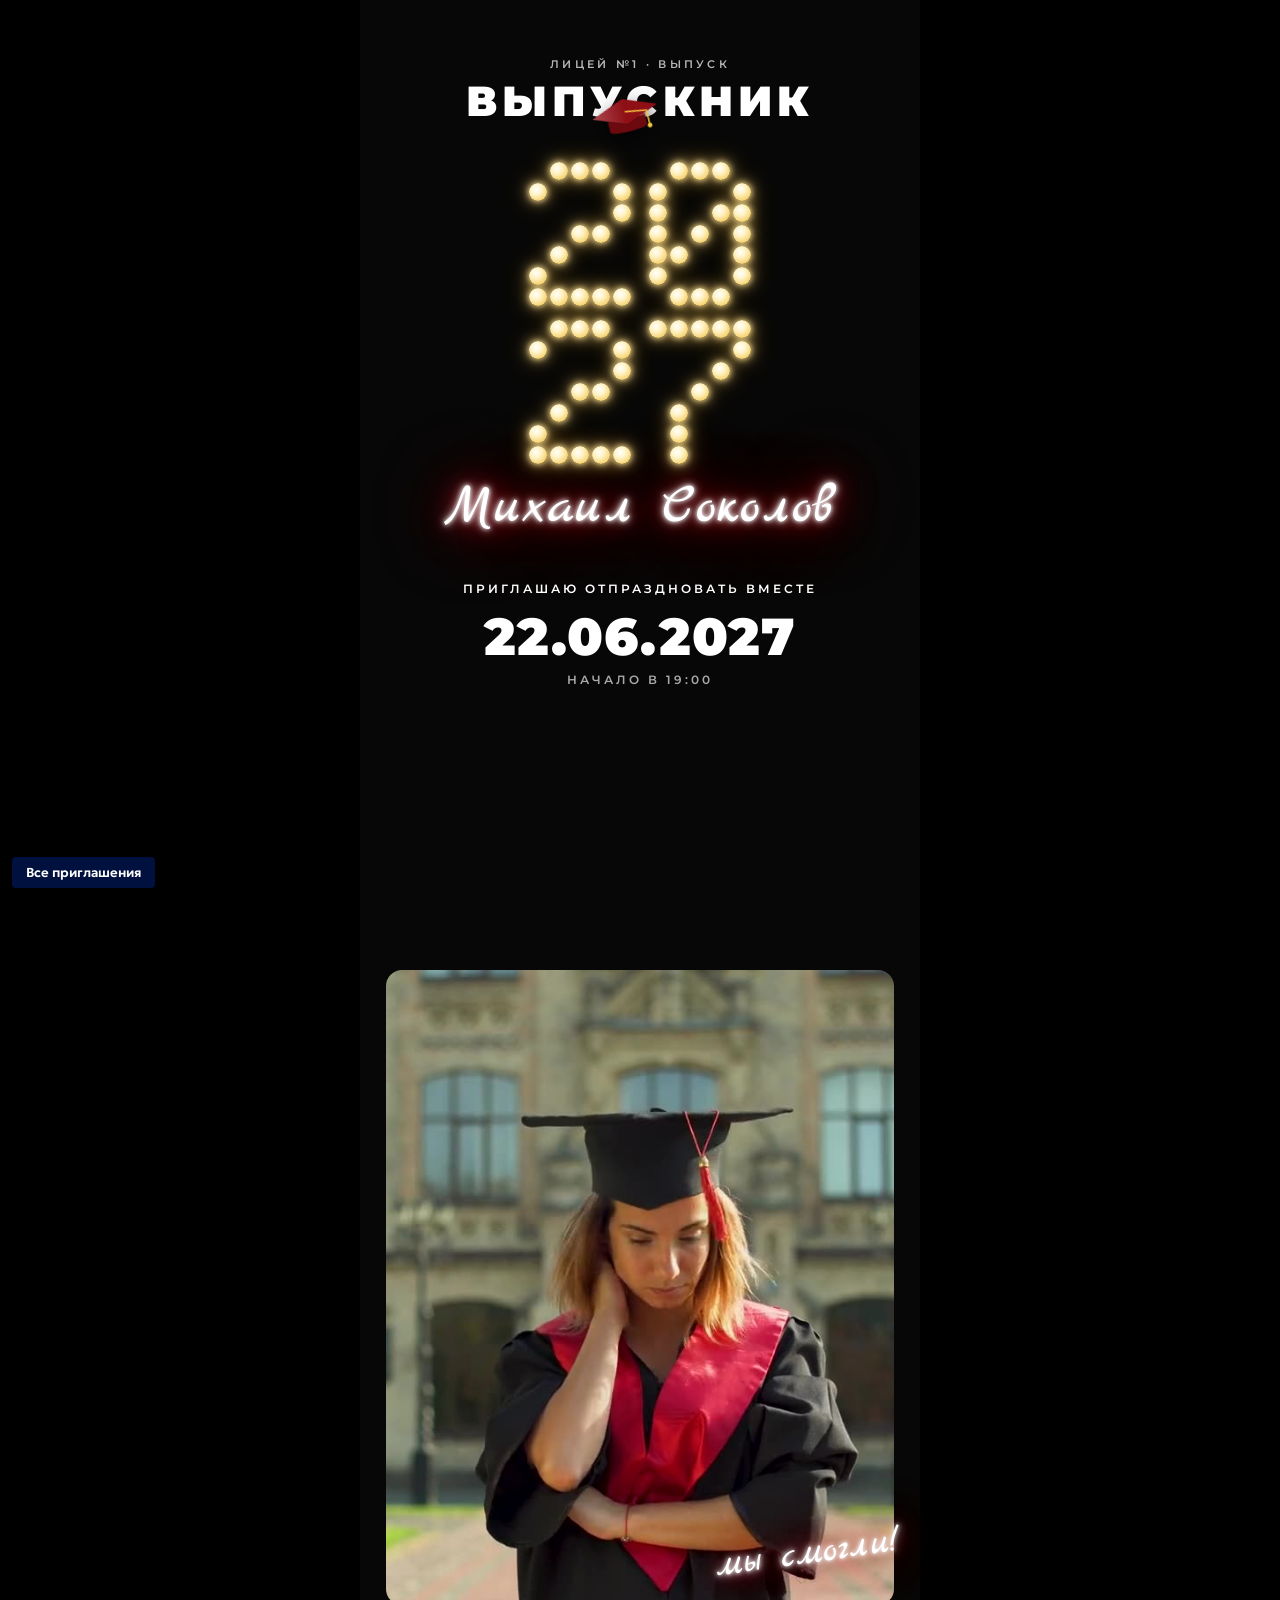
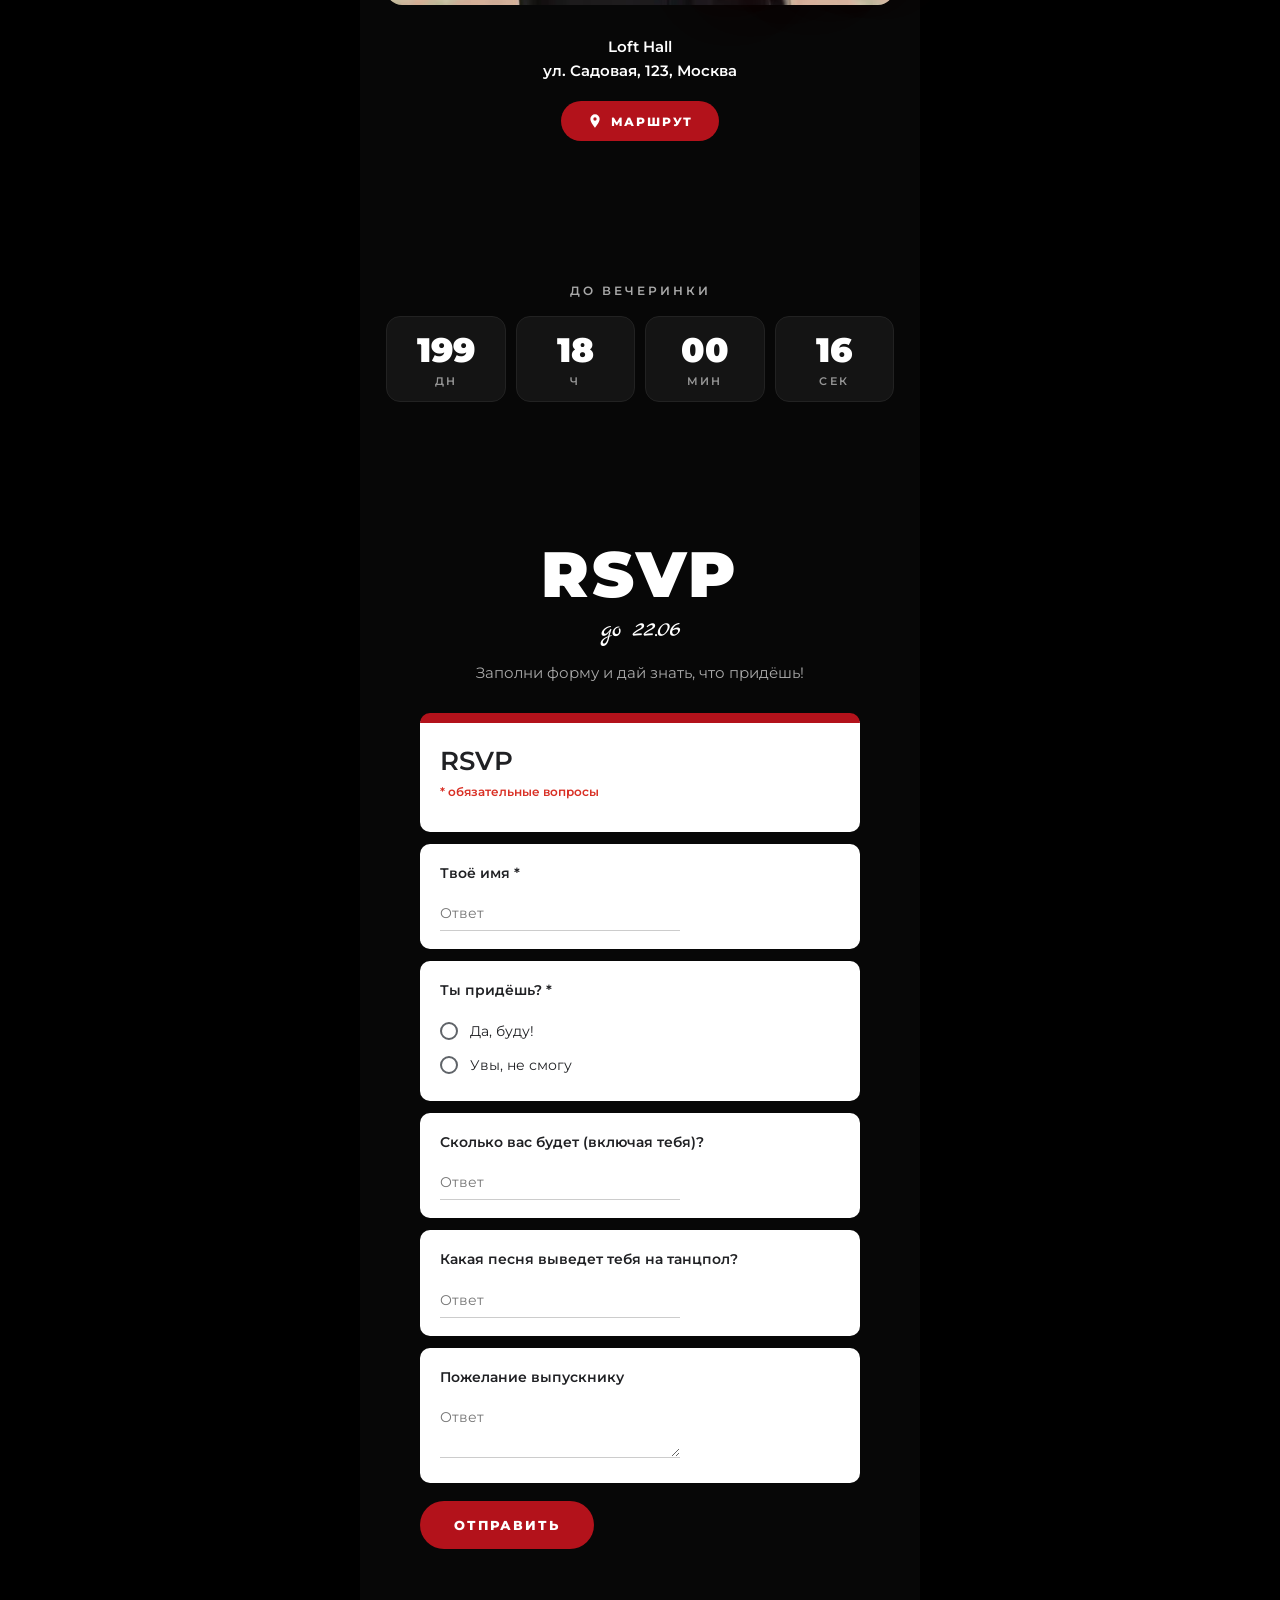
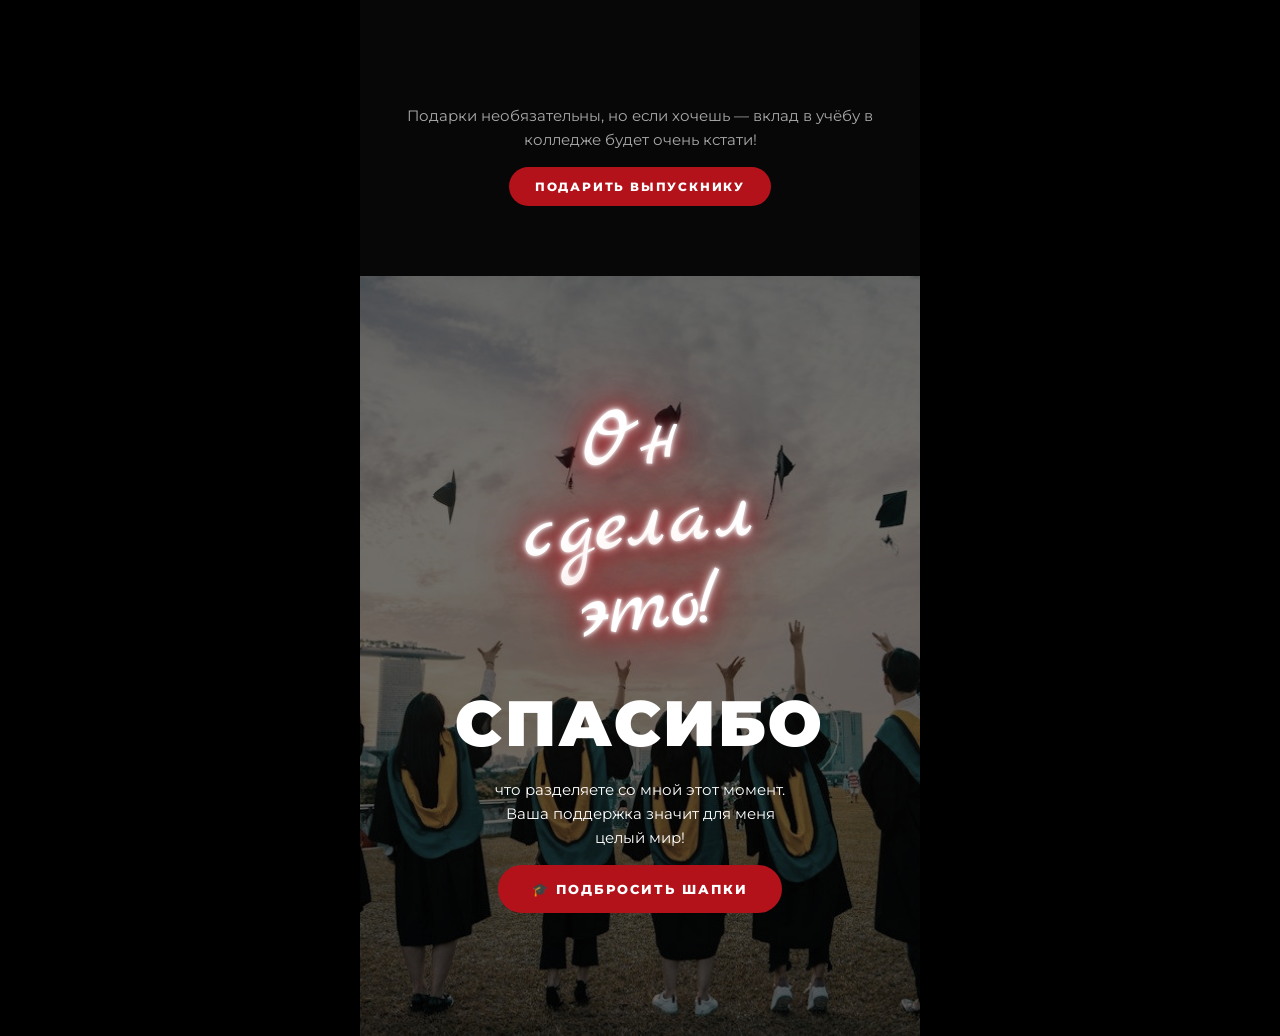
<file: s/grad/index.html>
<!doctype html>
<html lang="ru" data-rsvp-endpoint="">
<head>
  <meta charset="utf-8">
  <meta name="viewport" content="width=device-width, initial-scale=1, viewport-fit=cover">
  <title>Михаил Соколов — приглашение</title>
  <link rel="icon" href="../../static/favicon.svg" type="image/svg+xml">
  <meta name="theme-color" content="#b3121b">
  <link rel="preconnect" href="https://fonts.googleapis.com">
  <link rel="preconnect" href="https://fonts.gstatic.com" crossorigin>
  <link href="https://fonts.googleapis.com/css2?family=Geologica:wght@400;600&family=Montserrat:wght@400;600;800;900&family=Marck+Script&display=swap" rel="stylesheet">
  <link rel="stylesheet" href="../../static/css/base.css">
  <link rel="stylesheet" href="../../static/css/sites/grad.css">
  <style>:root { --accent: #b3121b; }</style>
</head>
<body class="site-grad" >
  
<!-- HERO -->
<section class="hero">
  <p class="school">Лицей №1 · выпуск</p>
  <p class="graduate">ВЫПУСКНИК</p>
  <div class="bulbs-wrap">
    <svg class="cap" viewBox="0 0 120 80" aria-hidden="true">
      <path d="M60 6 116 28 60 50 4 28z" fill="#8f0f16"/><path d="M60 6 116 28 60 50 4 28z" fill="url(#capShine)"/>
      <path d="M28 38v18c0 8 64 8 64 0V38L60 50z" fill="#6d0a10"/>
      <path d="M60 28 96 34v24" stroke="#f5c542" stroke-width="2.5" fill="none" class="tassel"/>
      <circle cx="96" cy="60" r="4" fill="#f5c542" class="tassel"/>
      <defs><linearGradient id="capShine" x1="0" x2="1"><stop offset="0" stop-color="#fff" stop-opacity=".25"/><stop offset=".5" stop-color="#fff" stop-opacity="0"/></linearGradient></defs>
    </svg>
    <div class="bulbs" data-bulbs="2027" role="img" aria-label="2027"></div>
  </div>
  <p class="neon name">Михаил Соколов</p>

  <p class="caps">приглашаю отпраздновать вместе</p>
  <p class="bigdate">22.06.2027</p>
  <p class="caps dim">начало в 19:00</p>
</section>

<section class="photo">
  <figure>
    <video class="" src="../../static/video/grad.mp4" poster="../../static/video/grad.jpg" autoplay muted loop playsinline preload="metadata" aria-label="Видео: выпускница у университета"></video>
    <figcaption class="neon sm">мы смогли!</figcaption>
  </figure>
  <p class="addr">Loft Hall<br>ул. Садовая, 123, Москва</p>
  <a class="pill" href="https://yandex.ru/maps/?text=%D0%9C%D0%BE%D1%81%D0%BA%D0%B2%D0%B0%20%D1%83%D0%BB.%20%D0%A1%D0%B0%D0%B4%D0%BE%D0%B2%D0%B0%D1%8F%2C%20123" target="_blank" rel="noopener">
    <svg viewBox="0 0 24 24" width="16" aria-hidden="true"><path d="M12 2a7 7 0 0 0-7 7c0 5 7 13 7 13s7-8 7-13a7 7 0 0 0-7-7zm0 9.5A2.5 2.5 0 1 1 12 6.5a2.5 2.5 0 0 1 0 5z" fill="currentColor"/></svg>
    Маршрут
  </a>
</section>

<!-- ТАЙМЕР -->
<section class="count">
  <p class="caps dim">до вечеринки</p>
  <div class="timer" data-countdown="2027-06-22T19:00:00+03:00">
    
    <div class="tile"><b data-unit="d">00</b><small>дн</small></div>
    
    <div class="tile"><b data-unit="h">00</b><small>ч</small></div>
    
    <div class="tile"><b data-unit="m">00</b><small>мин</small></div>
    
    <div class="tile"><b data-unit="s">00</b><small>сек</small></div>
    
  </div>
</section>

<!-- RSVP -->
<section class="rsvp">
  <h2 class="h2">RSVP</h2>
  <p class="script">до 22.06</p>
  <p class="dim">Заполни форму и дай знать, что придёшь!</p>
  <form data-rsvp="grad" class="cards">
    <div class="rsvp-fields">
      <div class="card head"><b>RSVP</b><span>* обязательные вопросы</span></div>
      <label class="card"><span>Твоё имя *</span><input name="name" placeholder="Ответ" autocomplete="name"></label>
      <fieldset class="card"><legend>Ты придёшь? *</legend>
        <label class="r"><input type="radio" name="attend" value="yes"><i></i>Да, буду!</label>
        <label class="r"><input type="radio" name="attend" value="no"><i></i>Увы, не смогу</label>
      </fieldset>
      <label class="card"><span>Сколько вас будет (включая тебя)?</span><input name="guests" type="number" min="1" max="10" placeholder="Ответ"></label>
      <label class="card"><span>Какая песня выведет тебя на танцпол?</span><input name="song" placeholder="Ответ"></label>
      <label class="card"><span>Пожелание выпускнику</span><textarea name="comment" rows="2" placeholder="Ответ"></textarea></label>
      <button class="pill big" type="submit">Отправить</button>
    </div>
    <div class="card done" data-rsvp-done hidden>
      <p class="neon sm">ура!</p>
      <p>Ты в списке!<span data-coming-line> Уже подтвердили: <b data-coming>0</b></span></p>
    </div>
  </form>
</section>

<!-- ПОДАРОК + ФИНАЛ -->
<section class="gift">
  <p class="dim">Подарки необязательны, но если хочешь — вклад в учёбу в колледже будет очень кстати!</p>
  <button class="pill" type="button" id="giftBtn">Подарить выпускнику</button>
  <div class="gift-card" id="giftCard" hidden>
    <p>Вишлист и реквизиты — у родителей выпускника.<br>Или просто приходи с хорошим настроением 🎓</p>
  </div>
</section>

<section class="final">
  <img src="../../static/img/grad/caps.jpg" alt="">
  <div class="final-in">
    <p class="neon xl">Он сделал это!</p>
    <h2 class="h2">СПАСИБО</h2>
    <p>что разделяете со мной этот момент. Ваша поддержка значит для меня целый мир!</p>
    <button class="pill big" type="button" id="toss">🎓 Подбросить шапки</button>
  </div>
</section>

  <a class="back-hub" href="../../">Все приглашения</a>
  <script src="../../static/js/core.js"></script>
  
<script>
  /* цифры из лампочек (матрица 5×7) */
  const FONT = {
    '0': ['01110','10001','10011','10101','11001','10001','01110'],
    '1': ['00100','01100','00100','00100','00100','00100','01110'],
    '2': ['01110','10001','00001','00110','01000','10000','11111'],
    '3': ['11110','00001','00001','01110','00001','00001','11110'],
    '4': ['00010','00110','01010','10010','11111','00010','00010'],
    '5': ['11111','10000','11110','00001','00001','10001','01110'],
    '6': ['00110','01000','10000','11110','10001','10001','01110'],
    '7': ['11111','00001','00010','00100','01000','01000','01000'],
    '8': ['01110','10001','10001','01110','10001','10001','01110'],
    '9': ['01110','10001','10001','01111','00001','00010','01100'],
  };
  document.querySelectorAll('[data-bulbs]').forEach(el => {
    let n = 0;
    [...el.dataset.bulbs].forEach((ch, di) => {
      const g = document.createElement('div');
      g.className = 'digit';
      (FONT[ch] || FONT['0']).forEach((row, y) => [...row].forEach((v, x) => {
        const b = document.createElement('span');
        if (v === '1') { b.className = 'b'; b.style.setProperty('--n', n++); b.style.setProperty('--x', x + di * 6); }
        g.append(b);
      }));
      el.append(g);
    });
    el.style.setProperty('--total', n);
    // по клику — «бегущие огни»
    el.addEventListener('click', () => { el.classList.remove('chase'); void el.offsetWidth; el.classList.add('chase'); });
    setTimeout(() => el.classList.add('on'), 300);
  });

  /* подарок */
  const giftBtn = document.getElementById('giftBtn'), giftCard = document.getElementById('giftCard');
  giftBtn.addEventListener('click', () => { giftCard.hidden = !giftCard.hidden; });

  /* шапки в небо */
  const toss = () => {
    for (let i = 0; i < 14; i++) {
      const c = document.createElement('span');
      c.className = 'flying-cap'; c.textContent = '🎓';
      c.style.left = (10 + Math.random() * 80) + 'vw';
      c.style.setProperty('--r', (Math.random() * 720 - 360) + 'deg');
      c.style.setProperty('--h', (60 + Math.random() * 30) + 'vh');
      c.style.animationDelay = (Math.random() * .4) + 's';
      document.body.append(c);
      setTimeout(() => c.remove(), 2600);
    }
    confetti({ colors: ['#ffffff', '#f5c542', '#b3121b', '#ffdf8a'], count: 160 });
  };
  document.getElementById('toss').addEventListener('click', toss);
  document.querySelector('form[data-rsvp]').addEventListener('rsvp:done', e => { if (e.detail.attend) toss(); });
</script>

</body>
</html>
</file>
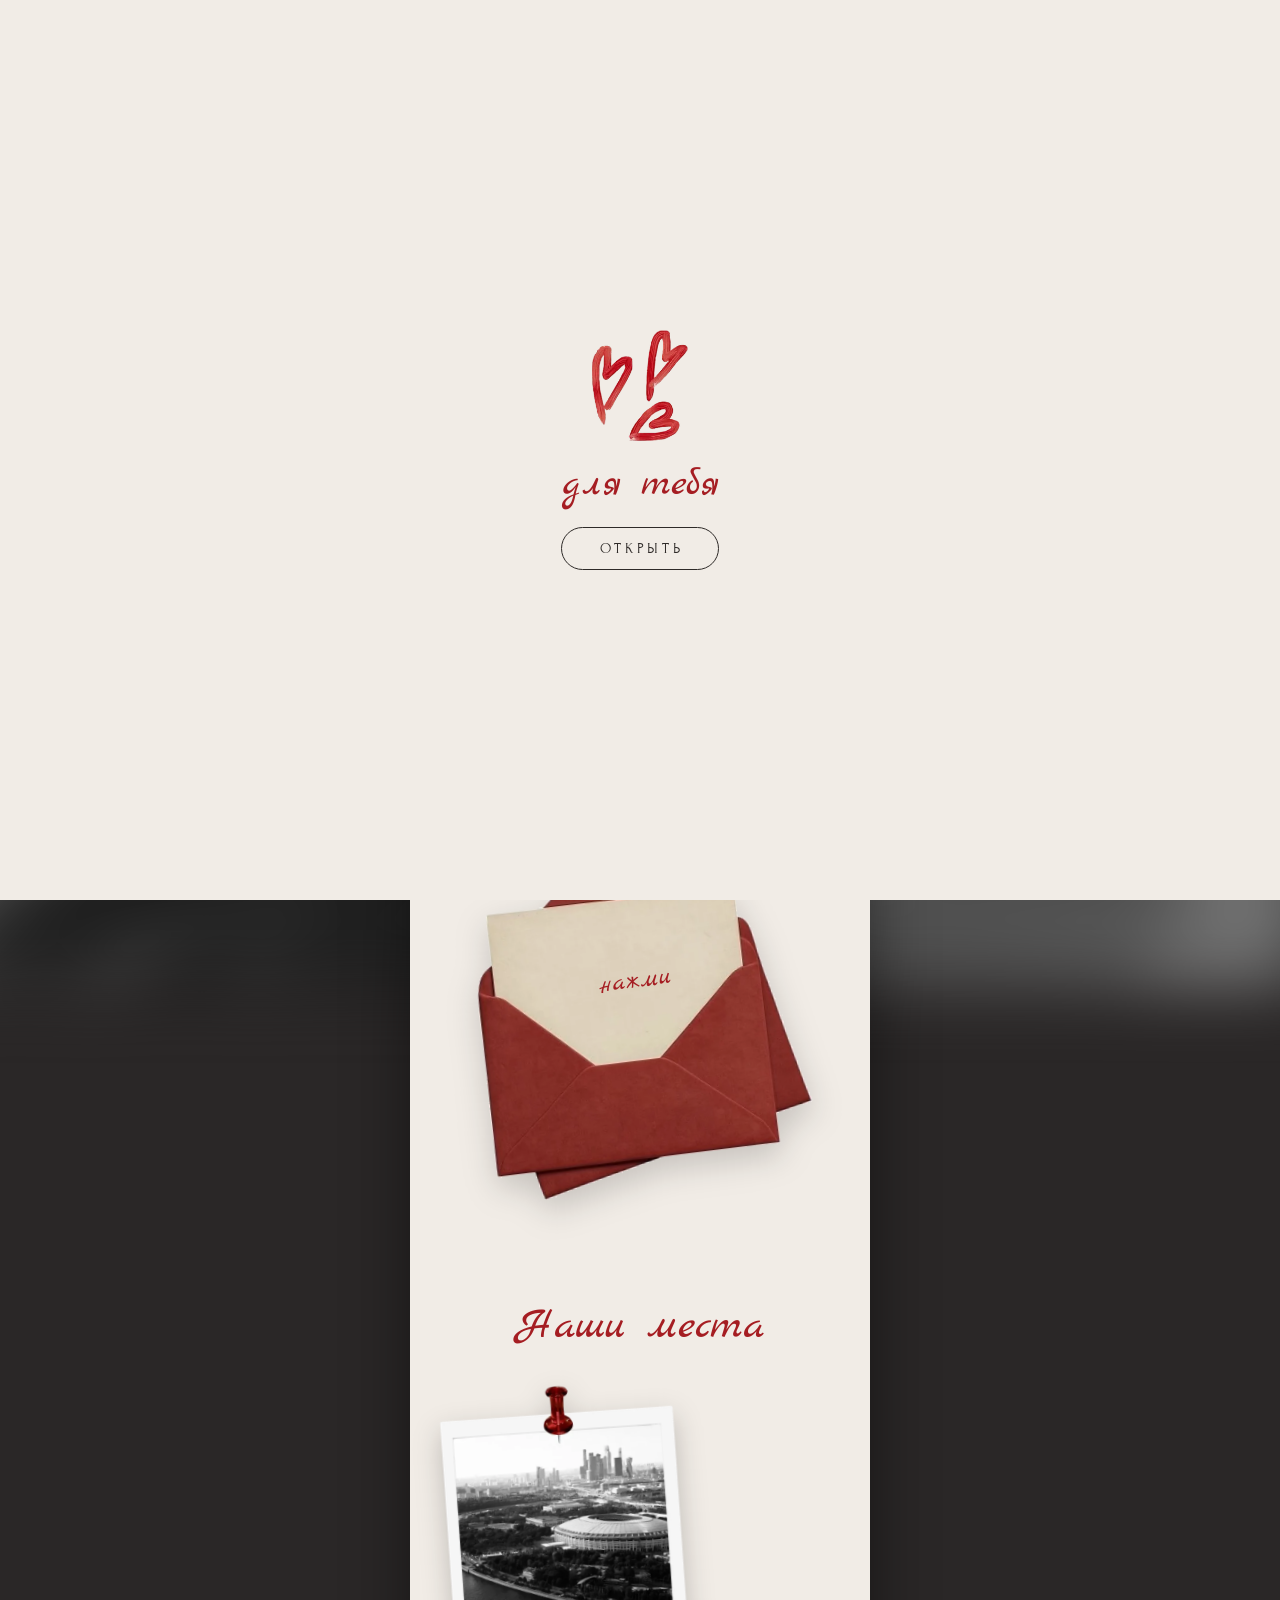
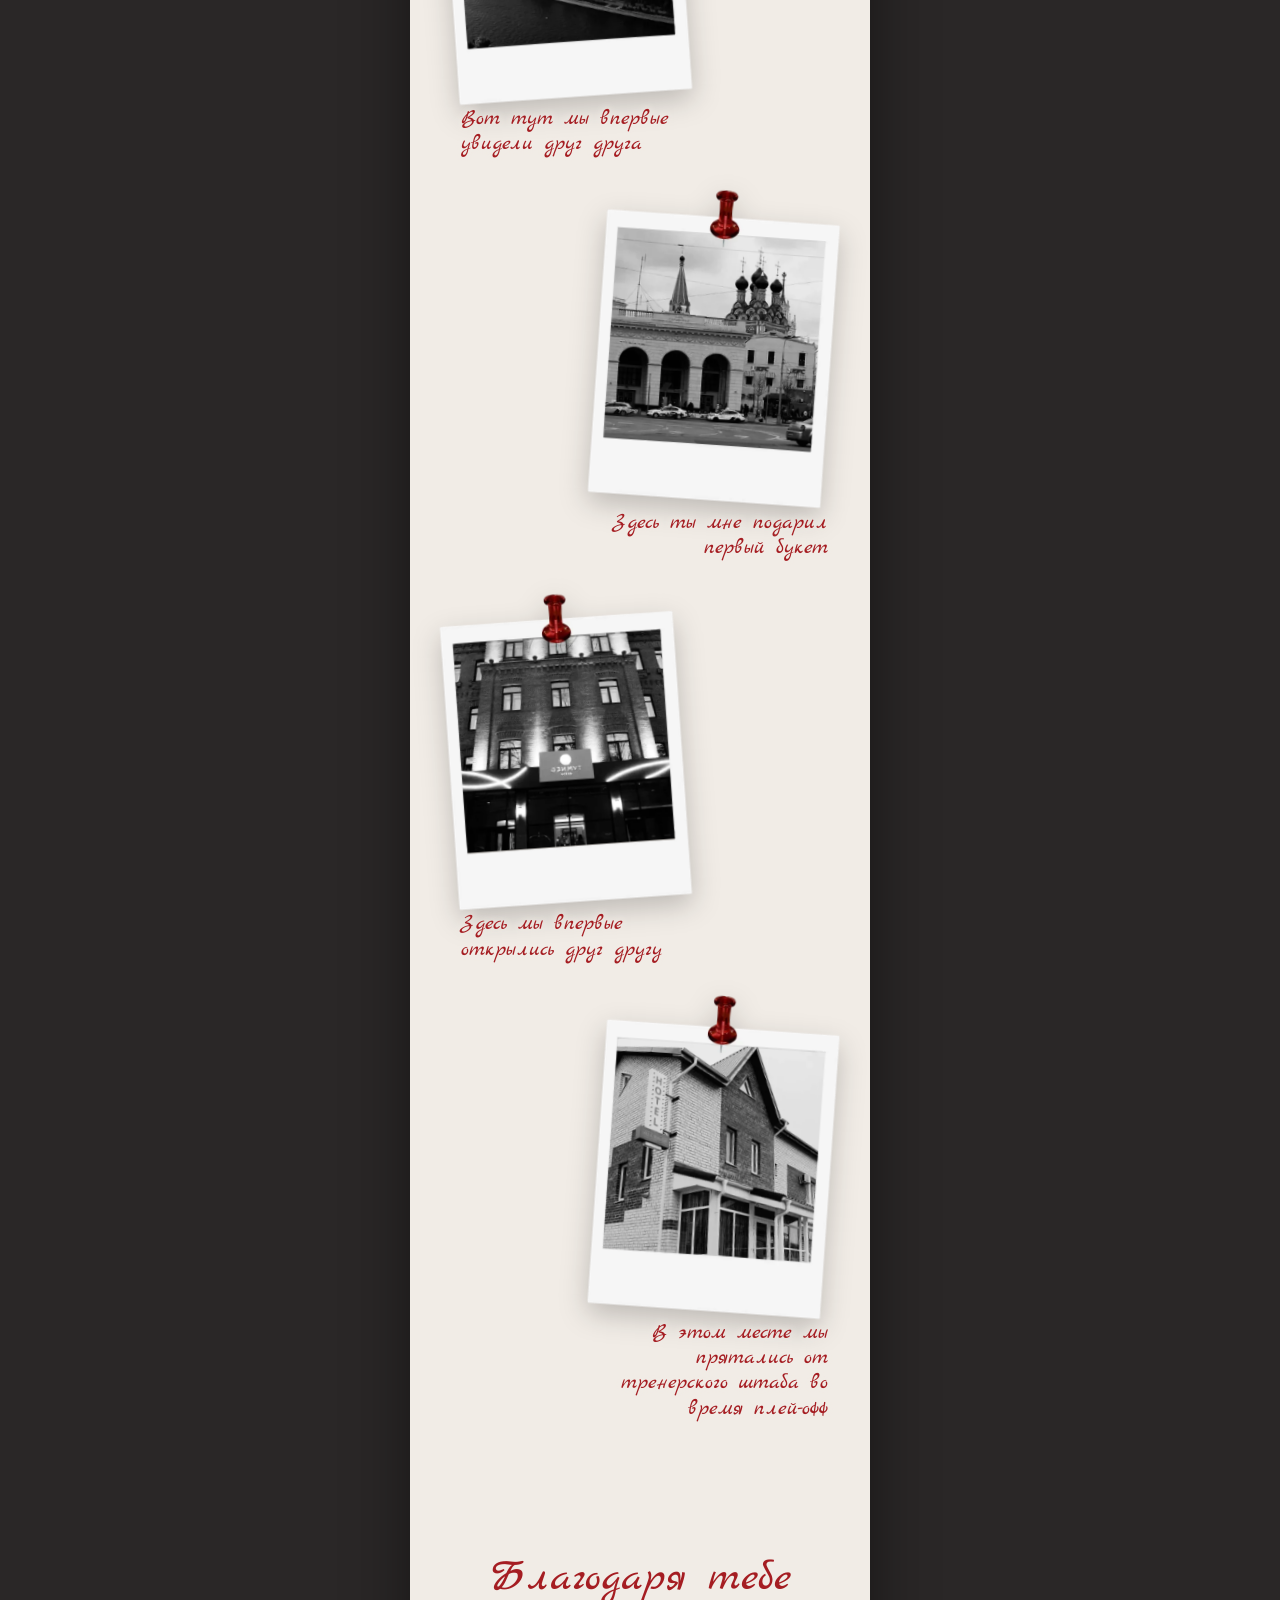
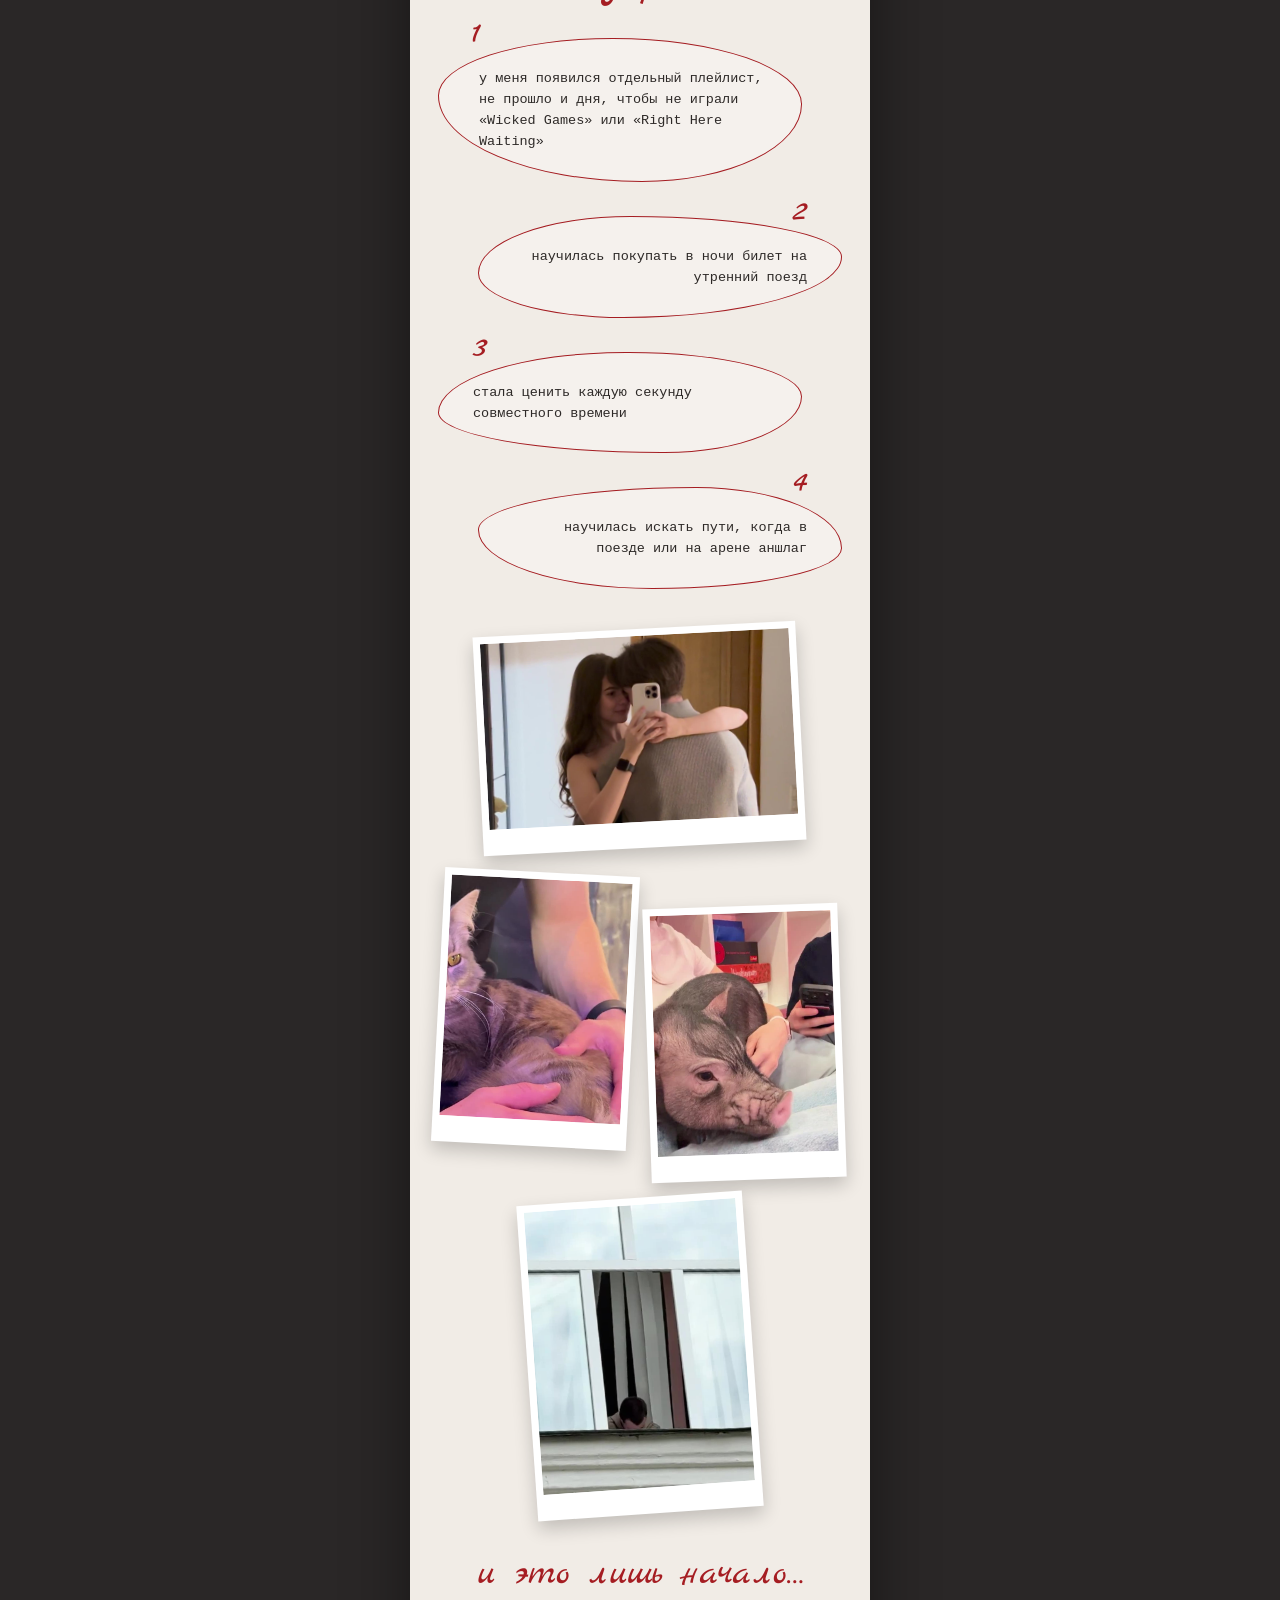
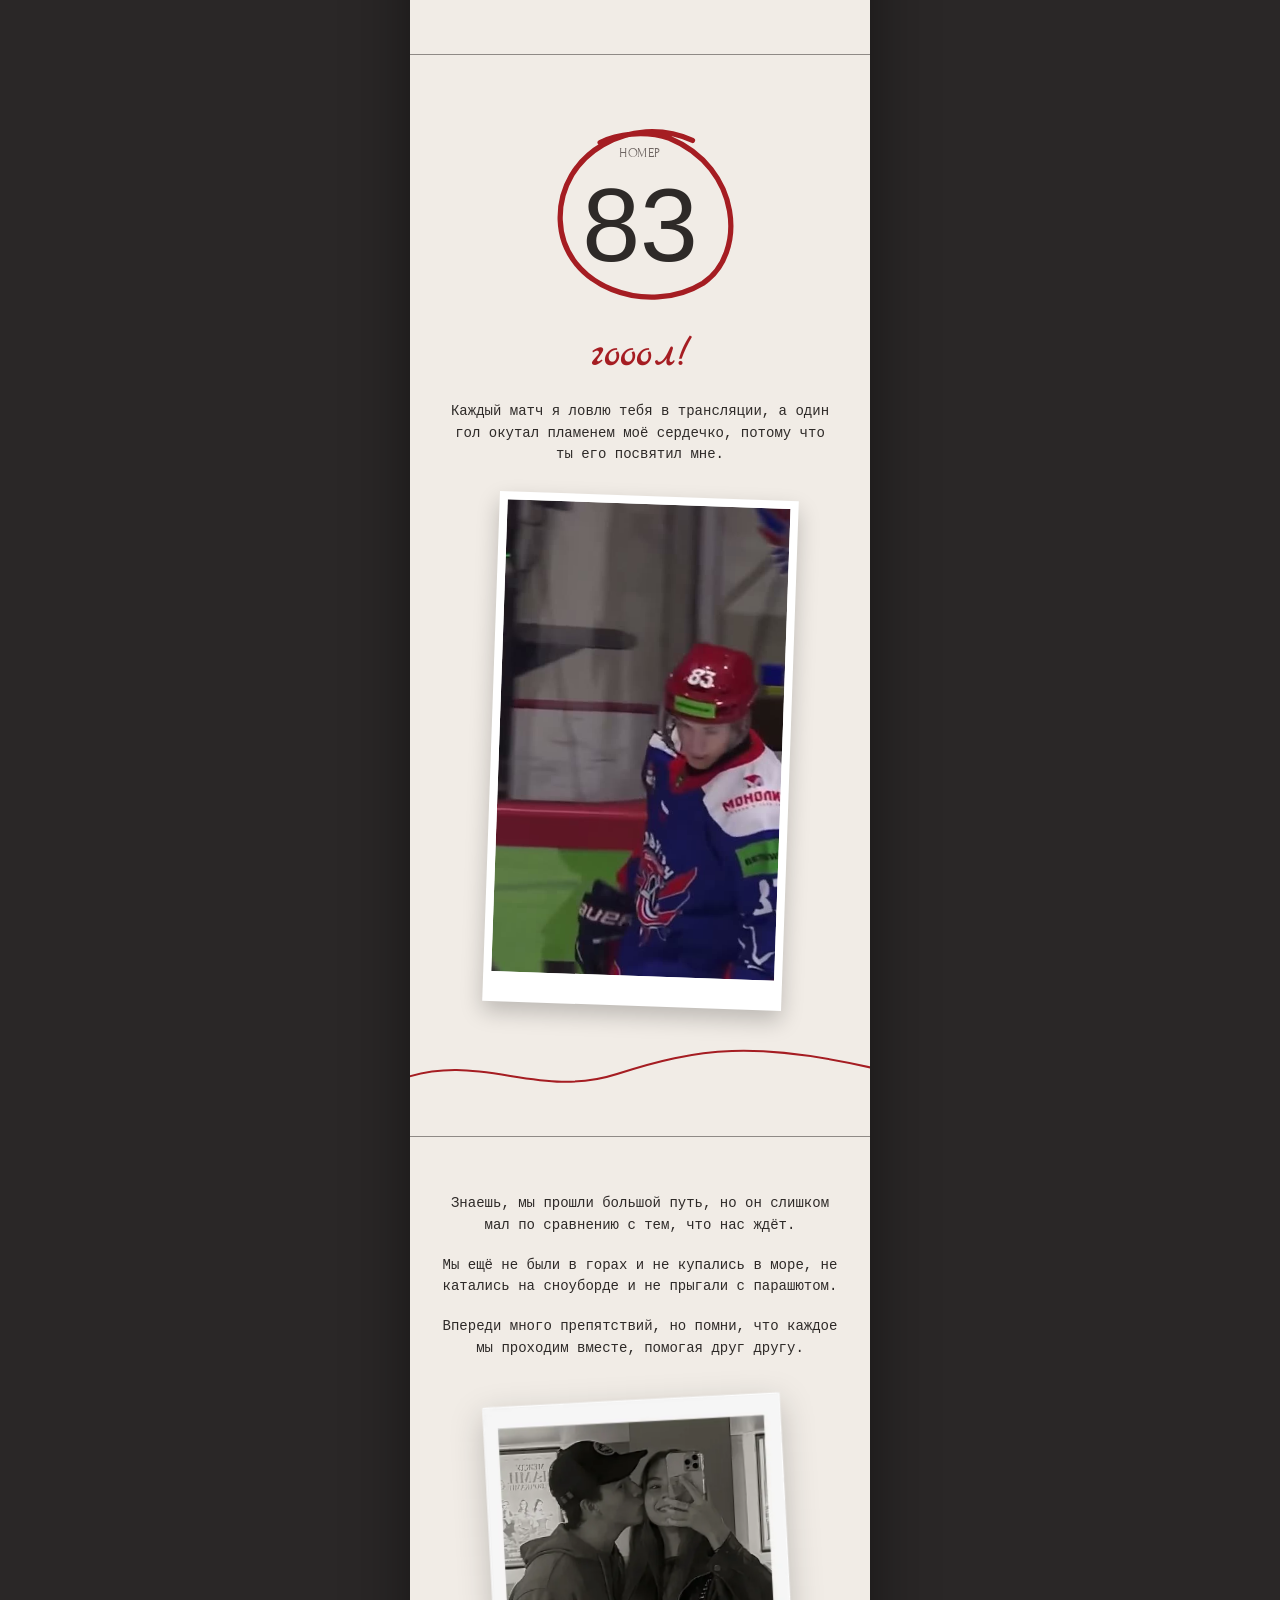
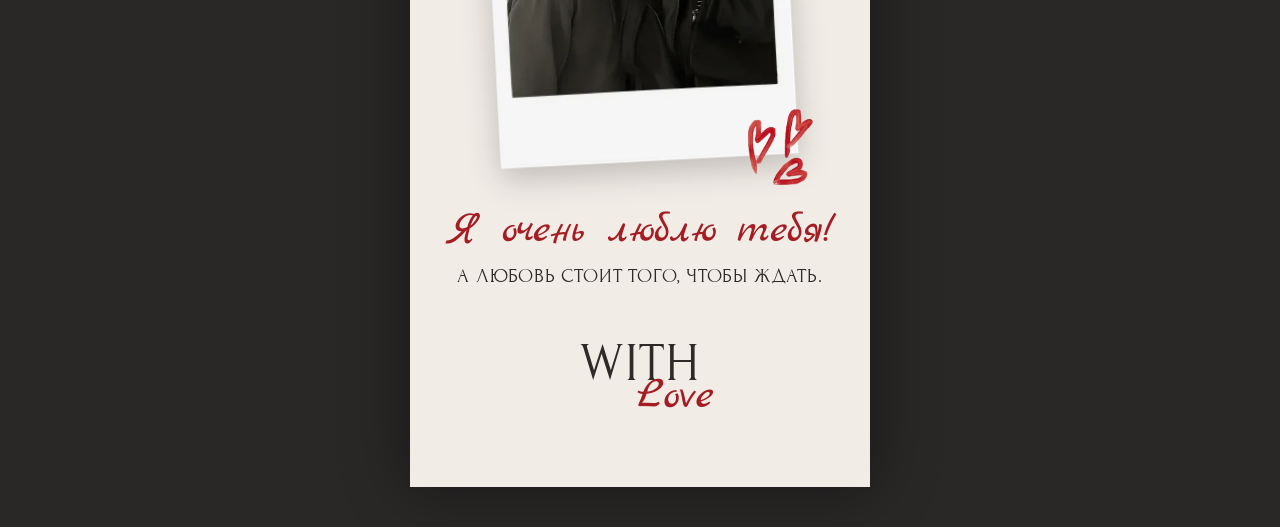
<file: s/ksite/index.html>
<!doctype html>
<html lang="ru">
<head>
  <meta charset="utf-8">
  <meta name="viewport" content="width=device-width, initial-scale=1, viewport-fit=cover">
  <title>Любовь — это…</title>
  <meta name="theme-color" content="#2a2727">
  <meta name="robots" content="noindex, nofollow">
  <link rel="icon" href="data:image/svg+xml,<svg xmlns='http://www.w3.org/2000/svg' viewBox='0 0 100 100'><text y='.9em' font-size='90'>♥</text></svg>">
  <link rel="preconnect" href="https://fonts.googleapis.com">
  <link rel="preconnect" href="https://fonts.gstatic.com" crossorigin>
  <link href="https://fonts.googleapis.com/css2?family=Forum&family=Marck+Script&family=PT+Mono&display=swap" rel="stylesheet">
  <link rel="stylesheet" href="static/css/style.css">
  <link rel="preload" as="image" href="static/img/hero.webp">
</head>
<body>
  <div class="backdrop" aria-hidden="true" style="background-image:url('static/img/hero.webp')"></div>

  <!-- Обложка: тап открывает открытку и запускает музыку -->
  <div class="gate" id="gate">
    <img class="gate__hearts" src="static/img/hearts.webp" alt="">
    <p class="gate__to">для тебя</p>
    <button class="gate__btn" id="gateBtn" type="button">открыть</button>
  </div>

  <main class="card" id="card">

    <!-- 1 — Начало -->
    <section class="s-intro">
      <h1 class="caps reveal">Любовь — это…</h1>
      <div class="loveyou" aria-hidden="true">
        <div class="loveyou__row" style="--row: 0; background-image:url('static/img/love-you.webp')"></div><div class="loveyou__row" style="--row: 1; background-image:url('static/img/love-you.webp')"></div><div class="loveyou__row" style="--row: 2; background-image:url('static/img/love-you.webp')"></div>
      </div>
      <figure class="s-intro__photo reveal">
        <img src="static/img/hero.webp" alt="Мы">
      </figure>
      <p class="caps s-intro__sub reveal">…уметь быть рядом</p>
      <div class="scroll-hint" aria-hidden="true">листай вниз</div>
    </section>

    <!-- 2 — Конверт -->
    <section class="s-letter">
      <p class="script s-letter__hint reveal">тебе письмо</p>
      <div class="envelope reveal" id="envelope" role="button" tabindex="0" aria-label="Открыть письмо">
        <img class="envelope__img" src="static/img/envelope.webp" alt="">
        <span class="envelope__tap">нажми</span>
      </div>
      <article class="letter collapsed" id="letter">
        <p class="script letter__greeting">Любимый,</p>
        <p class="mono letter__p">Можно бесконечно говорить, что ты самый дорогой человек в моей жизни. О любви пишут и поют, но это лишь тени того, что живёт у меня внутри. Настоящая любовь — это быть рядом даже сквозь тысячи километров, чувствовать теплоту и излучать свет в грозу.</p><p class="mono letter__p">Пусть эта страничка будет нашим маленьким миром, который напоминает, как сильно я тебя ценю и как жду дня, когда снова смогу обнять.</p>
        <img class="letter__hearts" src="static/img/hearts.webp" alt="">
      </article>
    </section>

    <!-- 3 — Локации -->
    <section class="s-places" id="places">
      <h2 class="script title reveal">Наши места</h2>
      <svg class="places__line" id="placesLine" aria-hidden="true"><path id="placesPath" d=""/></svg>
      
      <figure class="place place--left reveal">
        <img class="place__img" src="static/img/loc-1.webp" alt="" loading="lazy">
        <figcaption class="script place__cap">Вот тут мы впервые увидели друг друга</figcaption>
      </figure>
      
      <figure class="place place--right reveal">
        <img class="place__img" src="static/img/loc-2.webp" alt="" loading="lazy">
        <figcaption class="script place__cap">Здесь ты мне подарил первый букет</figcaption>
      </figure>
      
      <figure class="place place--left reveal">
        <img class="place__img" src="static/img/loc-3.webp" alt="" loading="lazy">
        <figcaption class="script place__cap">Здесь мы впервые открылись друг другу</figcaption>
      </figure>
      
      <figure class="place place--right reveal">
        <img class="place__img" src="static/img/loc-4.webp" alt="" loading="lazy">
        <figcaption class="script place__cap">В этом месте мы прятались от тренерского штаба во время плей-офф</figcaption>
      </figure>
      
    </section>

    <!-- 4 — Благодарности -->
    <section class="s-thanks">
      <h2 class="script title reveal">Благодаря тебе</h2>
      <ol class="blobs">
        
        <li class="blob blob--1 reveal">
          <span class="blob__n script">1</span>
          <span class="mono">у меня появился отдельный плейлист, не прошло и дня, чтобы не играли «Wicked Games» или «Right Here Waiting»</span>
        </li>
        
        <li class="blob blob--2 reveal">
          <span class="blob__n script">2</span>
          <span class="mono">научилась покупать в ночи билет на утренний поезд</span>
        </li>
        
        <li class="blob blob--3 reveal">
          <span class="blob__n script">3</span>
          <span class="mono">стала ценить каждую секунду совместного времени</span>
        </li>
        
        <li class="blob blob--4 reveal">
          <span class="blob__n script">4</span>
          <span class="mono">научилась искать пути, когда в поезде или на арене аншлаг</span>
        </li>
        
      </ol>
      <div class="clips">
        
        <figure class="clip clip--1 reveal">
          <video src="static/video/thanks-1.mp4" poster="static/video/thanks-1.jpg" muted loop playsinline preload="none"></video>
        </figure>
        
        <figure class="clip clip--2 reveal">
          <video src="static/video/thanks-2.mp4" poster="static/video/thanks-2.jpg" muted loop playsinline preload="none"></video>
        </figure>
        
        <figure class="clip clip--3 reveal">
          <video src="static/video/thanks-3.mp4" poster="static/video/thanks-3.jpg" muted loop playsinline preload="none"></video>
        </figure>
        
        <figure class="clip clip--4 reveal">
          <video src="static/video/thanks-4.mp4" poster="static/video/thanks-4.jpg" muted loop playsinline preload="none"></video>
        </figure>
        
      </div>
      <p class="script outro reveal">и это лишь начало…</p>
    </section>

    <!-- 5 — Гол -->
    <section class="s-goal">
      <div class="score reveal">
        <span class="score__label caps">номер</span>
        <span class="score__num">83</span>
        <svg class="score__circle" viewBox="0 0 200 200" aria-hidden="true">
          <path d="M150 28 C 92 2, 22 40, 24 104 C 26 168, 108 196, 160 164 C 202 136, 196 54, 128 26 C 104 18, 78 22, 62 30"/>
        </svg>
      </div>
      <p class="script goal__shout reveal">гооол!</p>
      <p class="mono goal__text reveal">Каждый матч я ловлю тебя в трансляции, а один гол окутал пламенем моё сердечко, потому что ты его посвятил мне.</p>
      <figure class="goal__video reveal">
        <video src="static/video/goal.mp4" poster="static/video/goal.jpg" muted loop playsinline preload="none"></video>
      </figure>
      <svg class="wave" viewBox="0 0 400 60" preserveAspectRatio="none" aria-hidden="true">
        <path d="M-10 40 C 60 10, 110 60, 180 34 S 300 0, 410 30"/>
      </svg>
    </section>

    <!-- 6 — Финал -->
    <section class="s-final">
      <p class="mono final__p reveal">Знаешь, мы прошли большой путь, но он слишком мал по сравнению с тем, что нас ждёт.</p><p class="mono final__p reveal">Мы ещё не были в горах и не купались в море, не катались на сноуборде и не прыгали с парашютом.</p><p class="mono final__p reveal">Впереди много препятствий, но помни, что каждое мы проходим вместе, помогая друг другу.</p>
      <figure class="final__photo reveal">
        <img src="static/img/final.webp" alt="Мы" loading="lazy">
        <img class="final__hearts" src="static/img/hearts.webp" alt="" loading="lazy">
      </figure>
      <p class="script final__love reveal">Я очень люблю тебя!</p>
      <p class="caps final__closing reveal">А любовь стоит того, чтобы ждать.</p>
      <div class="withlove reveal" aria-label="With love">
        <span class="withlove__w">W</span><span class="withlove__ith">ITH</span>
        <span class="withlove__love">Love</span>
      </div>
    </section>
  </main>

  

  <script src="static/js/main.js"></script>
</body>
</html>
</file>
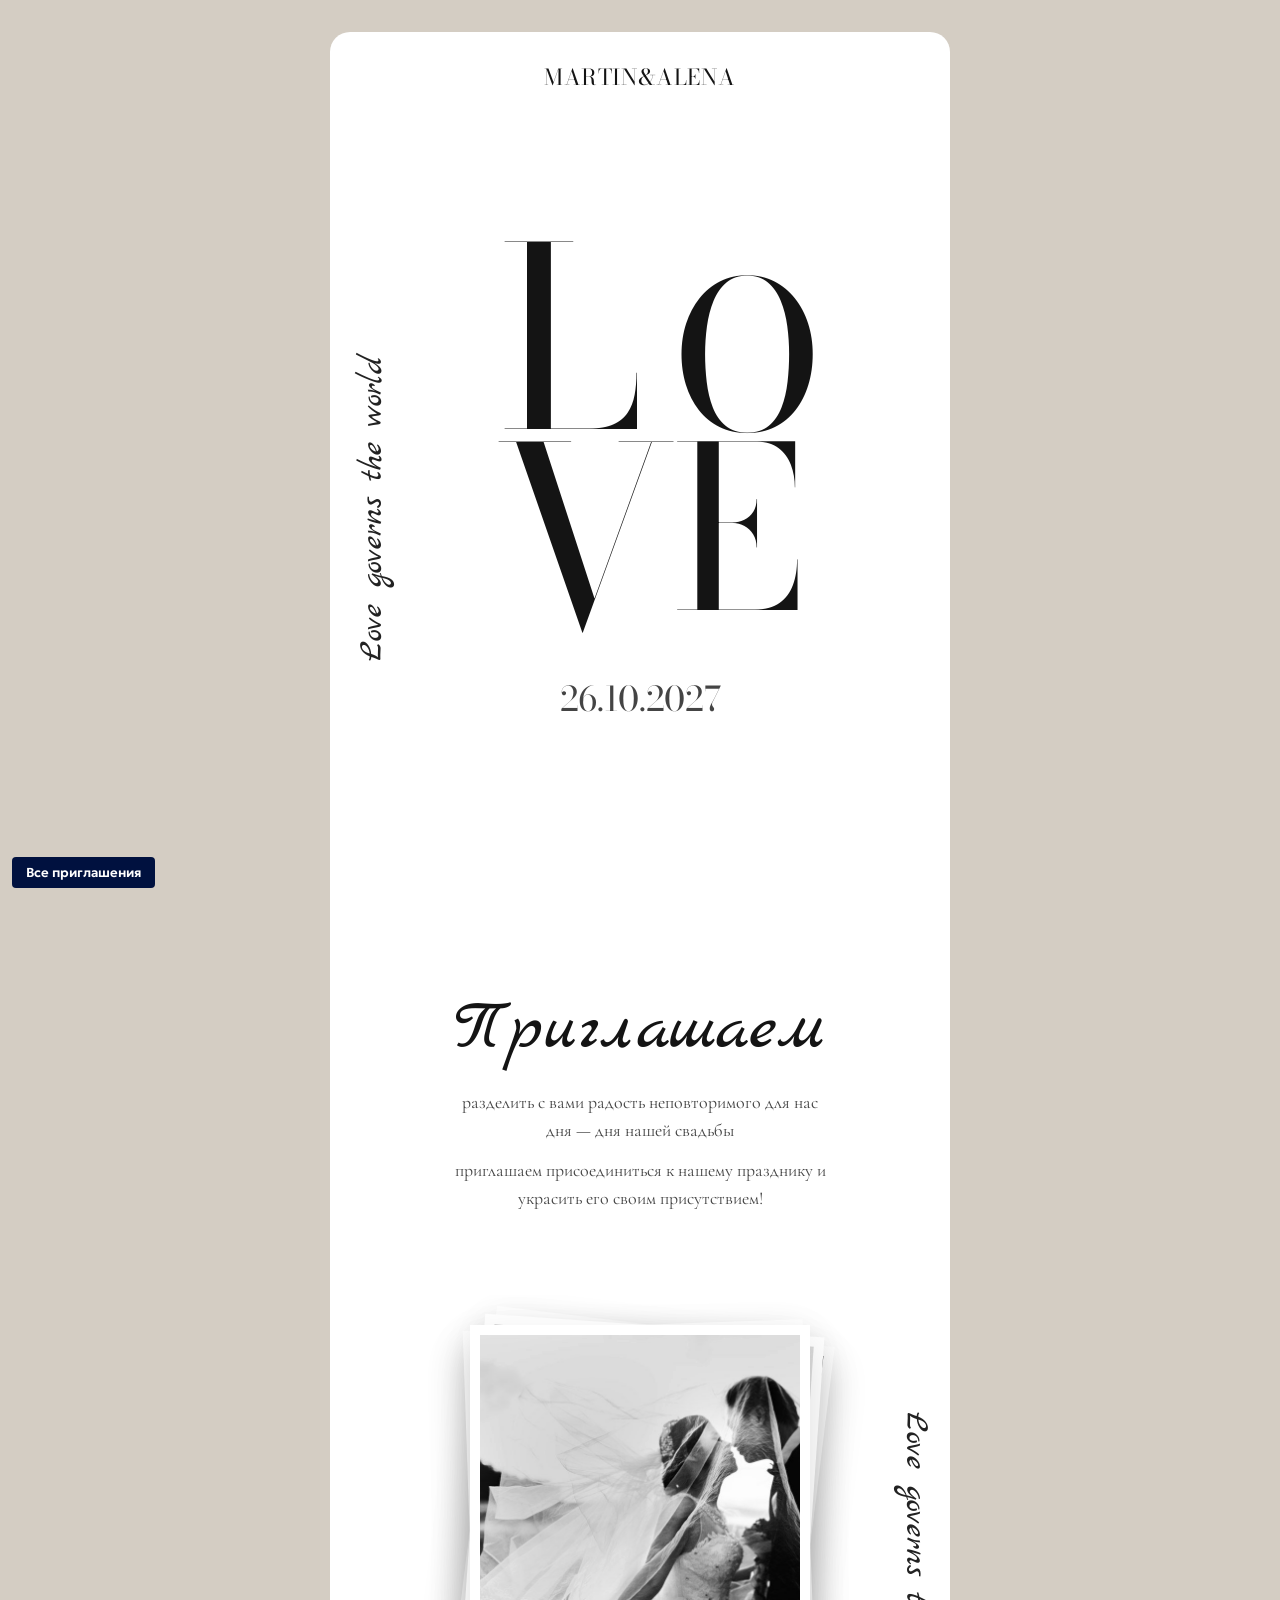
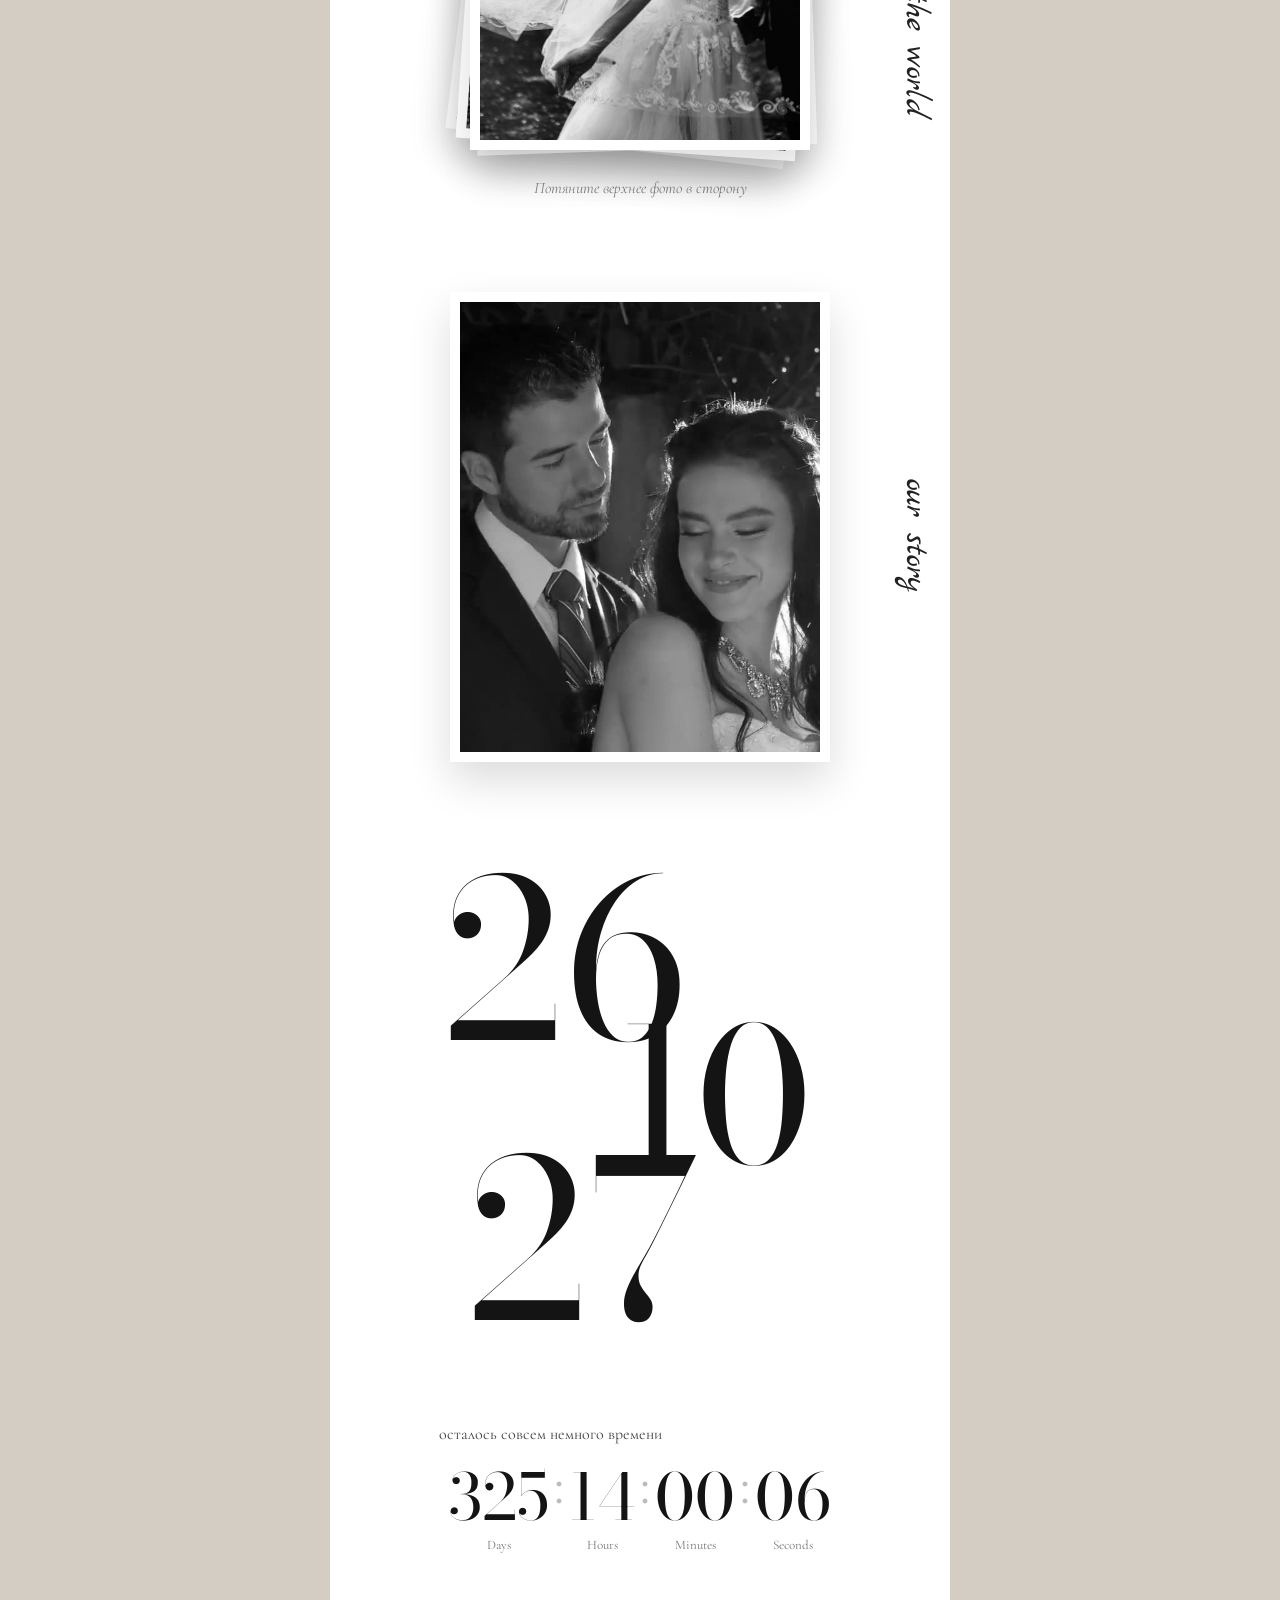
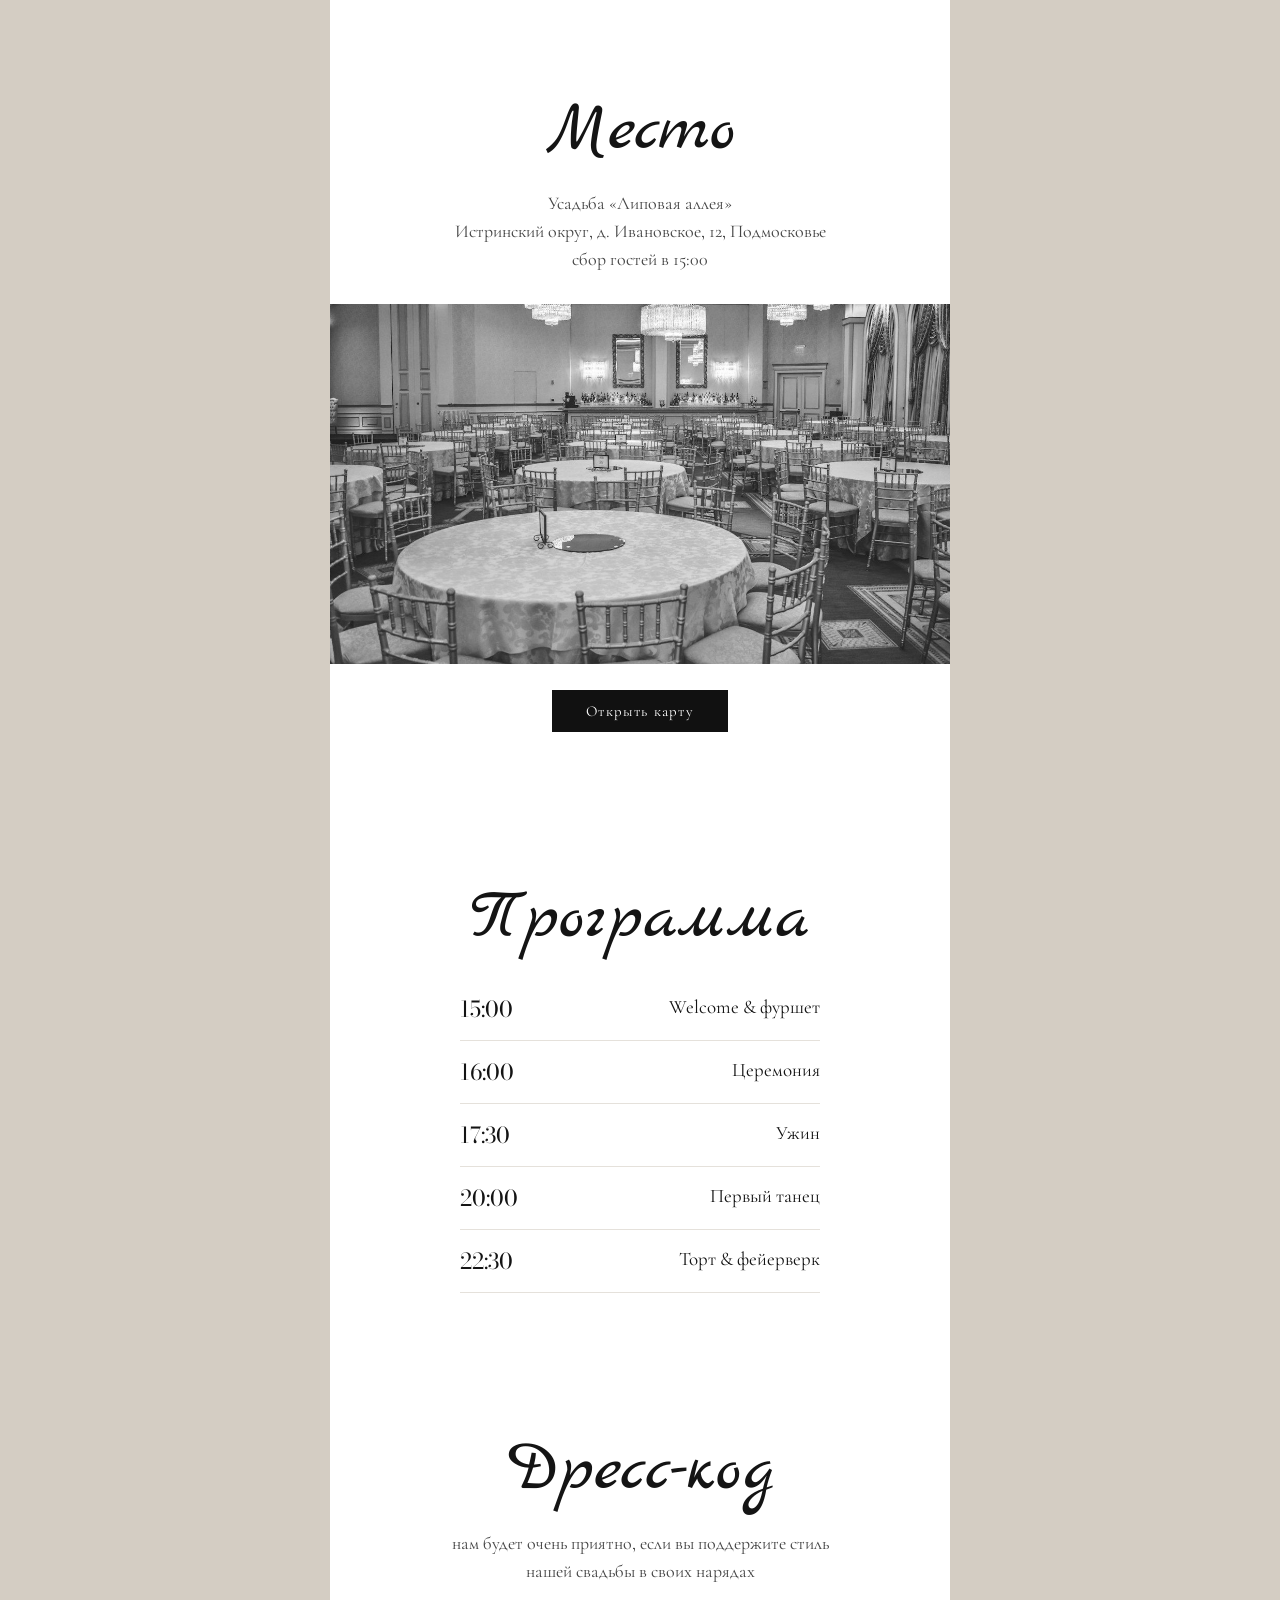
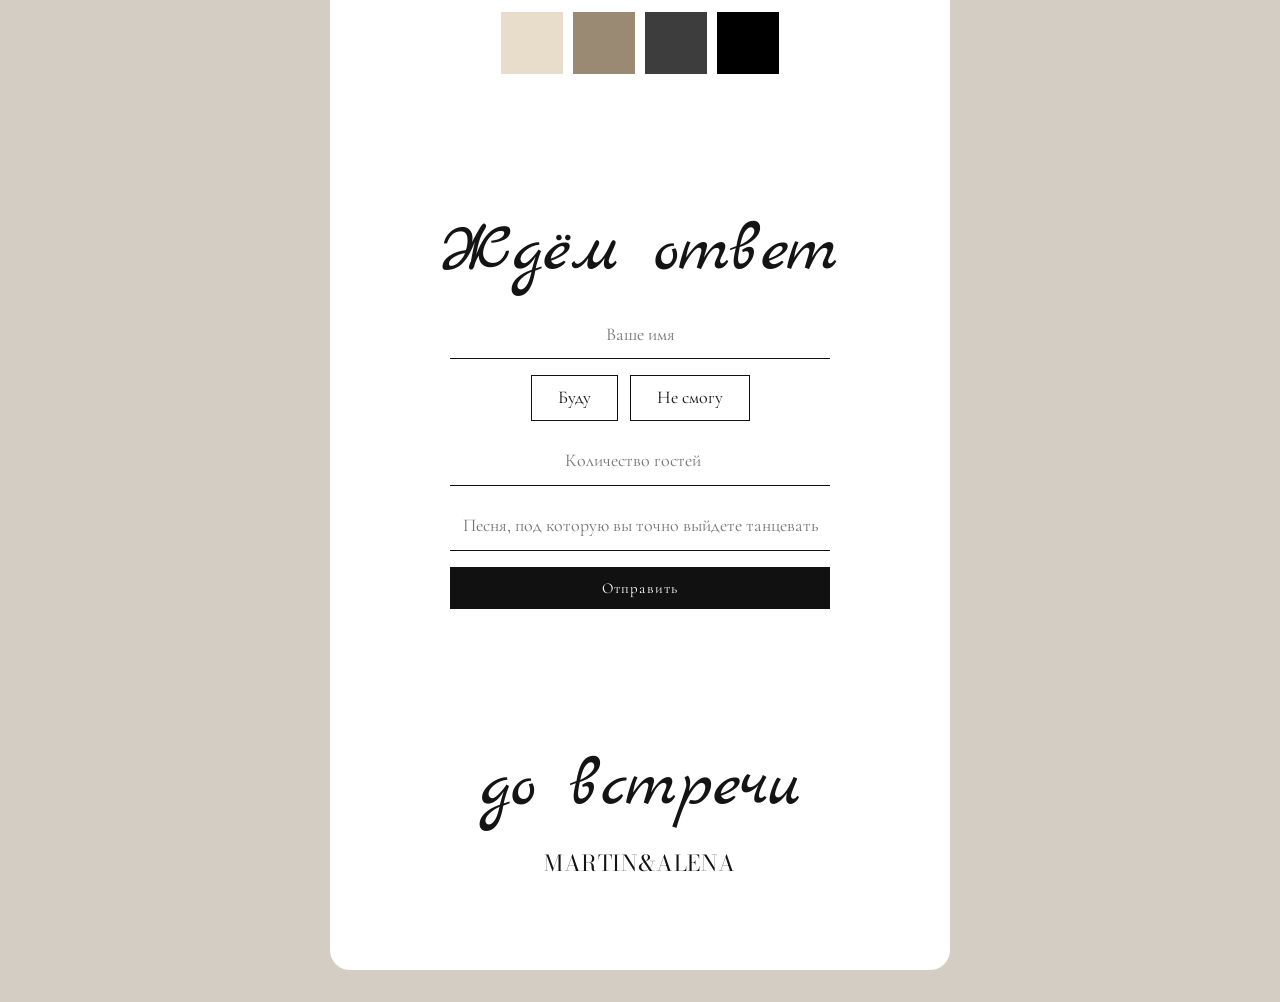
<file: s/love/index.html>
<!doctype html>
<html lang="ru" data-rsvp-endpoint="">
<head>
  <meta charset="utf-8">
  <meta name="viewport" content="width=device-width, initial-scale=1, viewport-fit=cover">
  <title>Martin &amp; Alena — приглашение</title>
  <link rel="icon" href="../../static/favicon.svg" type="image/svg+xml">
  <meta name="theme-color" content="#cfc8bd">
  <link rel="preconnect" href="https://fonts.googleapis.com">
  <link rel="preconnect" href="https://fonts.gstatic.com" crossorigin>
  <link href="https://fonts.googleapis.com/css2?family=Geologica:wght@400;600&family=Bodoni+Moda:ital,opsz,wght@0,6..96,400;1,6..96,400&family=Cormorant+Garamond:ital,wght@0,300;0,400;1,300&family=Marck+Script&display=swap" rel="stylesheet">
  <link rel="stylesheet" href="../../static/css/base.css">
  <link rel="stylesheet" href="../../static/css/sites/love.css">
  <style>:root { --accent: #cfc8bd; }</style>
</head>
<body class="site-love" >
  

<header class="top">
  <span class="brand">MARTIN&amp;ALENA</span>
</header>

<!-- HERO -->
<section class="hero">
  <p class="script vertical">Love governs the world</p>
  <h1 class="love" aria-label="Love">
    <span class="L L1" style="--i: 0">L</span><span class="L L2" style="--i: 1">O</span><span class="L L3" style="--i: 2">V</span><span class="L L4" style="--i: 3">E</span>
  </h1>
  <p class="hero-date">26.10.2027</p>
</section>

<!-- ПРИГЛАШЕНИЕ -->
<section class="invite">
  <h2 class="script big">Приглашаем</h2>
  <p>разделить с вами радость неповторимого для нас дня — дня нашей свадьбы</p>
  <p>приглашаем присоединиться к нашему празднику и украсить его своим присутствием!</p>
</section>

<!-- СТЕК ФОТО (перетаскиваются) -->
<section class="stack-wrap">
  <p class="script vertical right">Love governs the world</p>
  <div class="stack" aria-label="Фотографии пары — перетащите верхнюю">
    
    <figure class="card" style="--r: -6deg; --z: 10">
      <img src="../../static/img/love/kiss.jpg" alt="" draggable="false">
    </figure>
    
    <figure class="card" style="--r: 4deg; --z: 9">
      <img src="../../static/img/love/beach.jpg" alt="" draggable="false">
    </figure>
    
    <figure class="card" style="--r: -2deg; --z: 8">
      <img src="../../static/img/love/rings.jpg" alt="" draggable="false">
    </figure>
    
    <figure class="card" style="--r: 7deg; --z: 7">
      <img src="../../static/img/love/bouquet.jpg" alt="" draggable="false">
    </figure>
    
  </div>
  <p class="hint">Потяните верхнее фото в сторону</p>
</section>

<!-- ФИЛЬМ -->
<section class="film">
  <figure><video class="" src="../../static/video/love.mp4" poster="../../static/video/love.jpg" autoplay muted loop playsinline preload="metadata" aria-label="Видео: жених и невеста"></video></figure>
  <p class="script vertical right">our story</p>
</section>

<!-- ДАТА КРУПНО -->
<section class="bigdate" aria-label="26.10.2027">
  <span class="n n1">26</span>
  <span class="n n2">10</span>
  <span class="n n3">27</span>
</section>

<!-- ТАЙМЕР -->
<section class="count">
  <p class="small">осталось совсем немного времени</p>
  <div class="timer" data-countdown="2027-10-26T15:00:00+03:00">
    
    <div><b data-unit="d">00</b><small>Days</small></div><i>:</i>
    
    <div><b data-unit="h">00</b><small>Hours</small></div><i>:</i>
    
    <div><b data-unit="m">00</b><small>Minutes</small></div><i>:</i>
    
    <div><b data-unit="s">00</b><small>Seconds</small></div>
    
  </div>
</section>

<!-- МЕСТО -->
<section class="place">
  <h2 class="script big">Место</h2>
  <p>Усадьба «Липовая аллея»<br>Истринский округ, д. Ивановское, 12, Подмосковье<br>сбор гостей в 15:00</p>
  <figure class="place-img">
    <img src="../../static/img/love/hall.jpg" alt="Зал торжества" data-lightbox>
  </figure>
  <a class="btn-black" target="_blank" rel="noopener" href="https://yandex.ru/maps/?text=%D0%9F%D0%BE%D0%B4%D0%BC%D0%BE%D1%81%D0%BA%D0%BE%D0%B2%D1%8C%D0%B5%20%D0%98%D1%81%D1%82%D1%80%D0%B8%D0%BD%D1%81%D0%BA%D0%B8%D0%B9%20%D0%BE%D0%BA%D1%80%D1%83%D0%B3%2C%20%D0%B4.%20%D0%98%D0%B2%D0%B0%D0%BD%D0%BE%D0%B2%D1%81%D0%BA%D0%BE%D0%B5%2C%2012">Открыть карту</a>
</section>

<!-- ПРОГРАММА -->
<section class="program">
  <h2 class="script big">Программа</h2>
  <ul>
    
    <li><time>15:00</time><span>Welcome &amp; фуршет</span></li>
    
    <li><time>16:00</time><span>Церемония</span></li>
    
    <li><time>17:30</time><span>Ужин</span></li>
    
    <li><time>20:00</time><span>Первый танец</span></li>
    
    <li><time>22:30</time><span>Торт &amp; фейерверк</span></li>
    
  </ul>
</section>

<!-- ДРЕСС-КОД -->
<section class="dress">
  <h2 class="script big">Дресс-код</h2>
  <p>нам будет очень приятно, если вы поддержите стиль нашей свадьбы в своих нарядах</p>
  <div class="palette">
    
    <button style="--c: #e8dccb" data-copy="#e8dccb" data-copy-msg="Ivory #e8dccb — скопировано">
      <span>Ivory</span>
    </button>
    
    <button style="--c: #9a8a73" data-copy="#9a8a73" data-copy-msg="Taupe #9a8a73 — скопировано">
      <span>Taupe</span>
    </button>
    
    <button style="--c: #3d3d3d" data-copy="#3d3d3d" data-copy-msg="Graphite #3d3d3d — скопировано">
      <span>Graphite</span>
    </button>
    
    <button style="--c: #000000" data-copy="#000000" data-copy-msg="Black #000000 — скопировано">
      <span>Black</span>
    </button>
    
  </div>
</section>

<!-- RSVP -->
<section class="rsvp">
  <h2 class="script big">Ждём ответ</h2>
  <form data-rsvp="love">
    <div class="rsvp-fields">
      <input name="name" placeholder="Ваше имя" autocomplete="name" aria-label="Ваше имя">
      <div class="choice">
        <label><input type="radio" name="attend" value="yes"><span>Буду</span></label>
        <label><input type="radio" name="attend" value="no"><span>Не смогу</span></label>
      </div>
      <input name="guests" type="number" min="1" max="6" placeholder="Количество гостей" aria-label="Количество гостей">
      <input name="song" placeholder="Песня, под которую вы точно выйдете танцевать" aria-label="Песня">
      <button class="btn-black" type="submit">Отправить</button>
    </div>
    <div class="done" data-rsvp-done hidden><p class="script big">Спасибо!</p><p>Ответ записан.<span data-coming-line> Уже подтвердили: <b data-coming>0</b></span></p></div>
  </form>
</section>

<footer class="end">
  <p class="script big">до встречи</p>
  <p class="brand">MARTIN&amp;ALENA</p>
</footer>

  <a class="back-hub" href="../../">Все приглашения</a>
  <script src="../../static/js/core.js"></script>
  
<script>
  /* LOVE — буквы влетают на загрузке */
  requestAnimationFrame(() => document.querySelector('.love').classList.add('go'));

  /* стопка фото: верхнюю карточку можно смахнуть */
  const stack = document.querySelector('.stack');
  const restack = () => [...stack.children].forEach((c, i) => c.style.setProperty('--z', 10 - i));
  stack.addEventListener('pointerdown', e => {
    const card = stack.firstElementChild;
    if (!card.contains(e.target)) return;
    const sx = e.clientX, sy = e.clientY;
    card.setPointerCapture(e.pointerId);
    card.classList.add('drag');
    const move = ev => {
      const dx = ev.clientX - sx, dy = ev.clientY - sy;
      card.style.transform = `translate(${dx}px, ${dy}px) rotate(${dx / 12}deg)`;
    };
    const up = ev => {
      card.removeEventListener('pointermove', move);
      card.classList.remove('drag');
      const dx = ev.clientX - sx;
      if (Math.abs(dx) > 90) {
        card.style.transform = `translate(${Math.sign(dx) * 140}%, 0) rotate(${Math.sign(dx) * 25}deg)`;
        card.style.opacity = 0;
        setTimeout(() => { stack.append(card); card.style.transform = ''; card.style.opacity = ''; restack(); }, 380);
      } else card.style.transform = '';
    };
    card.addEventListener('pointermove', move);
    card.addEventListener('pointerup', up, { once: true });
  });
</script>

</body>
</html>
</file>
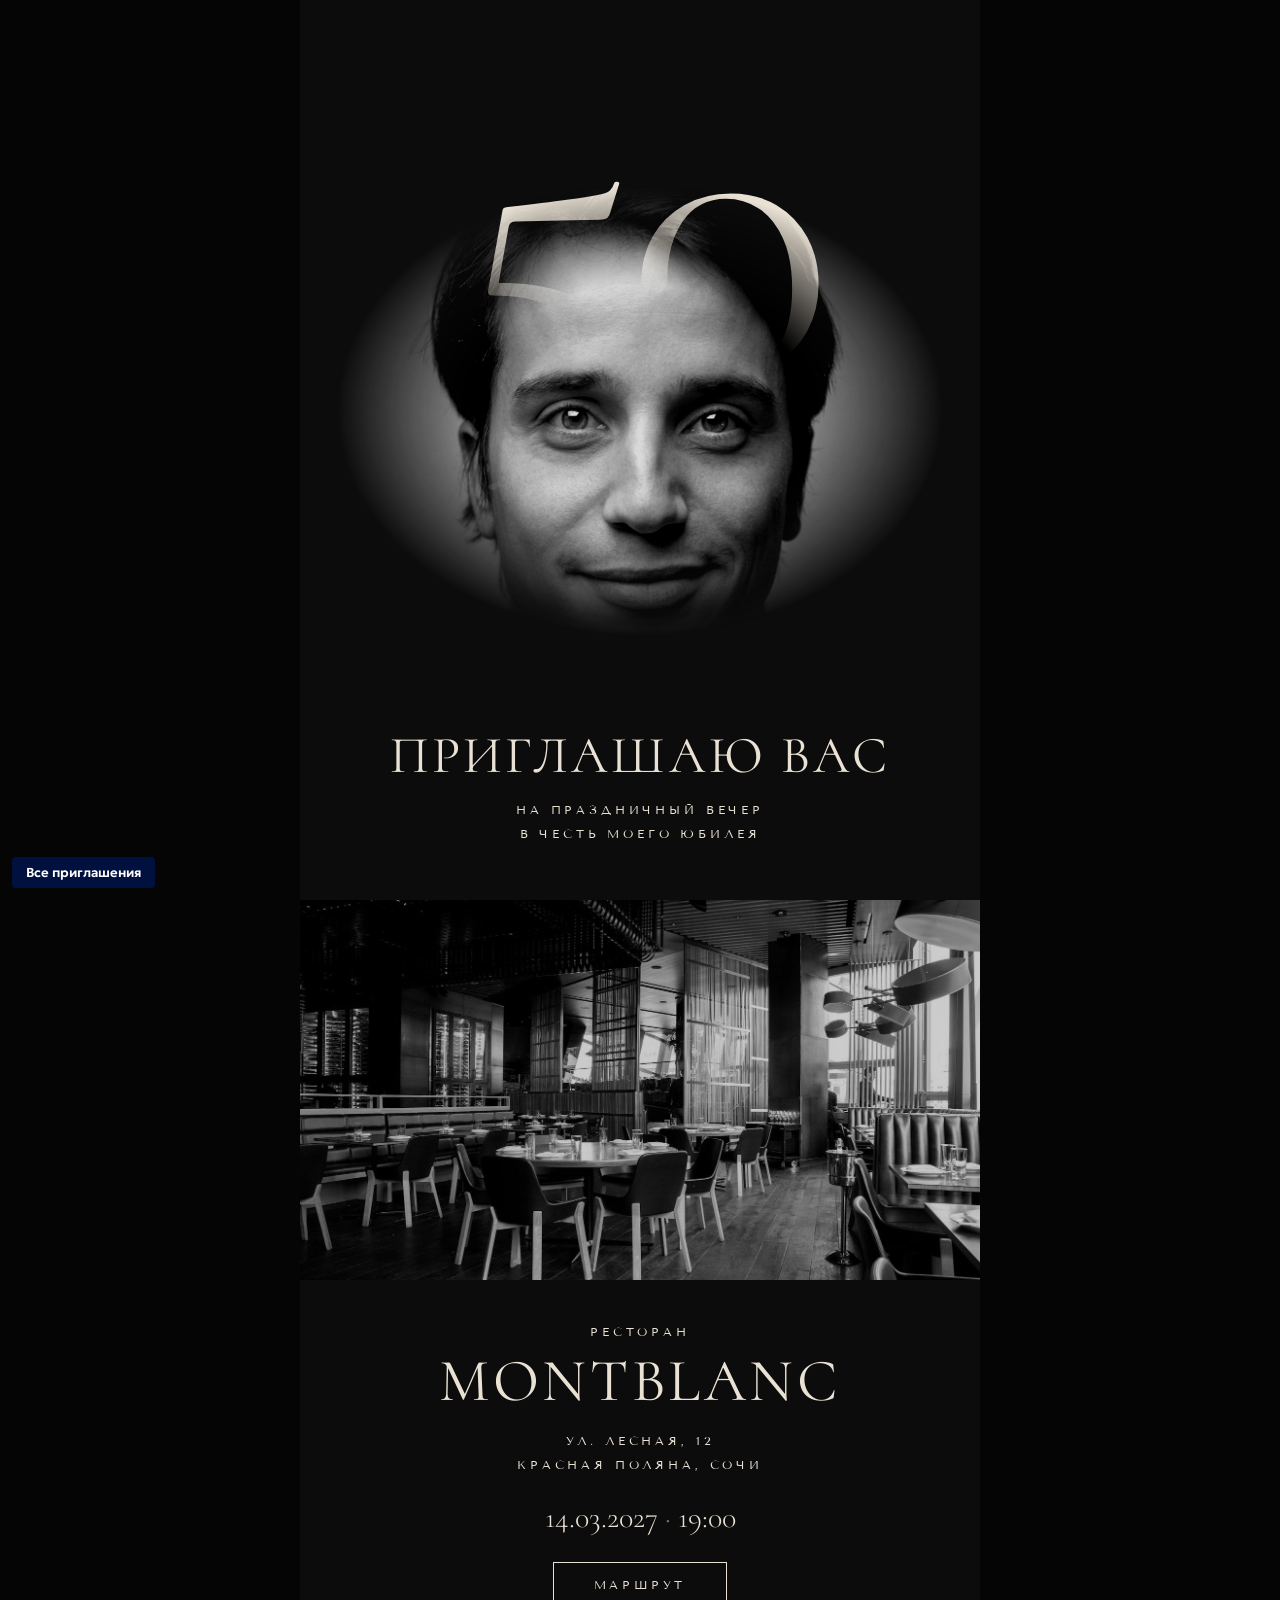
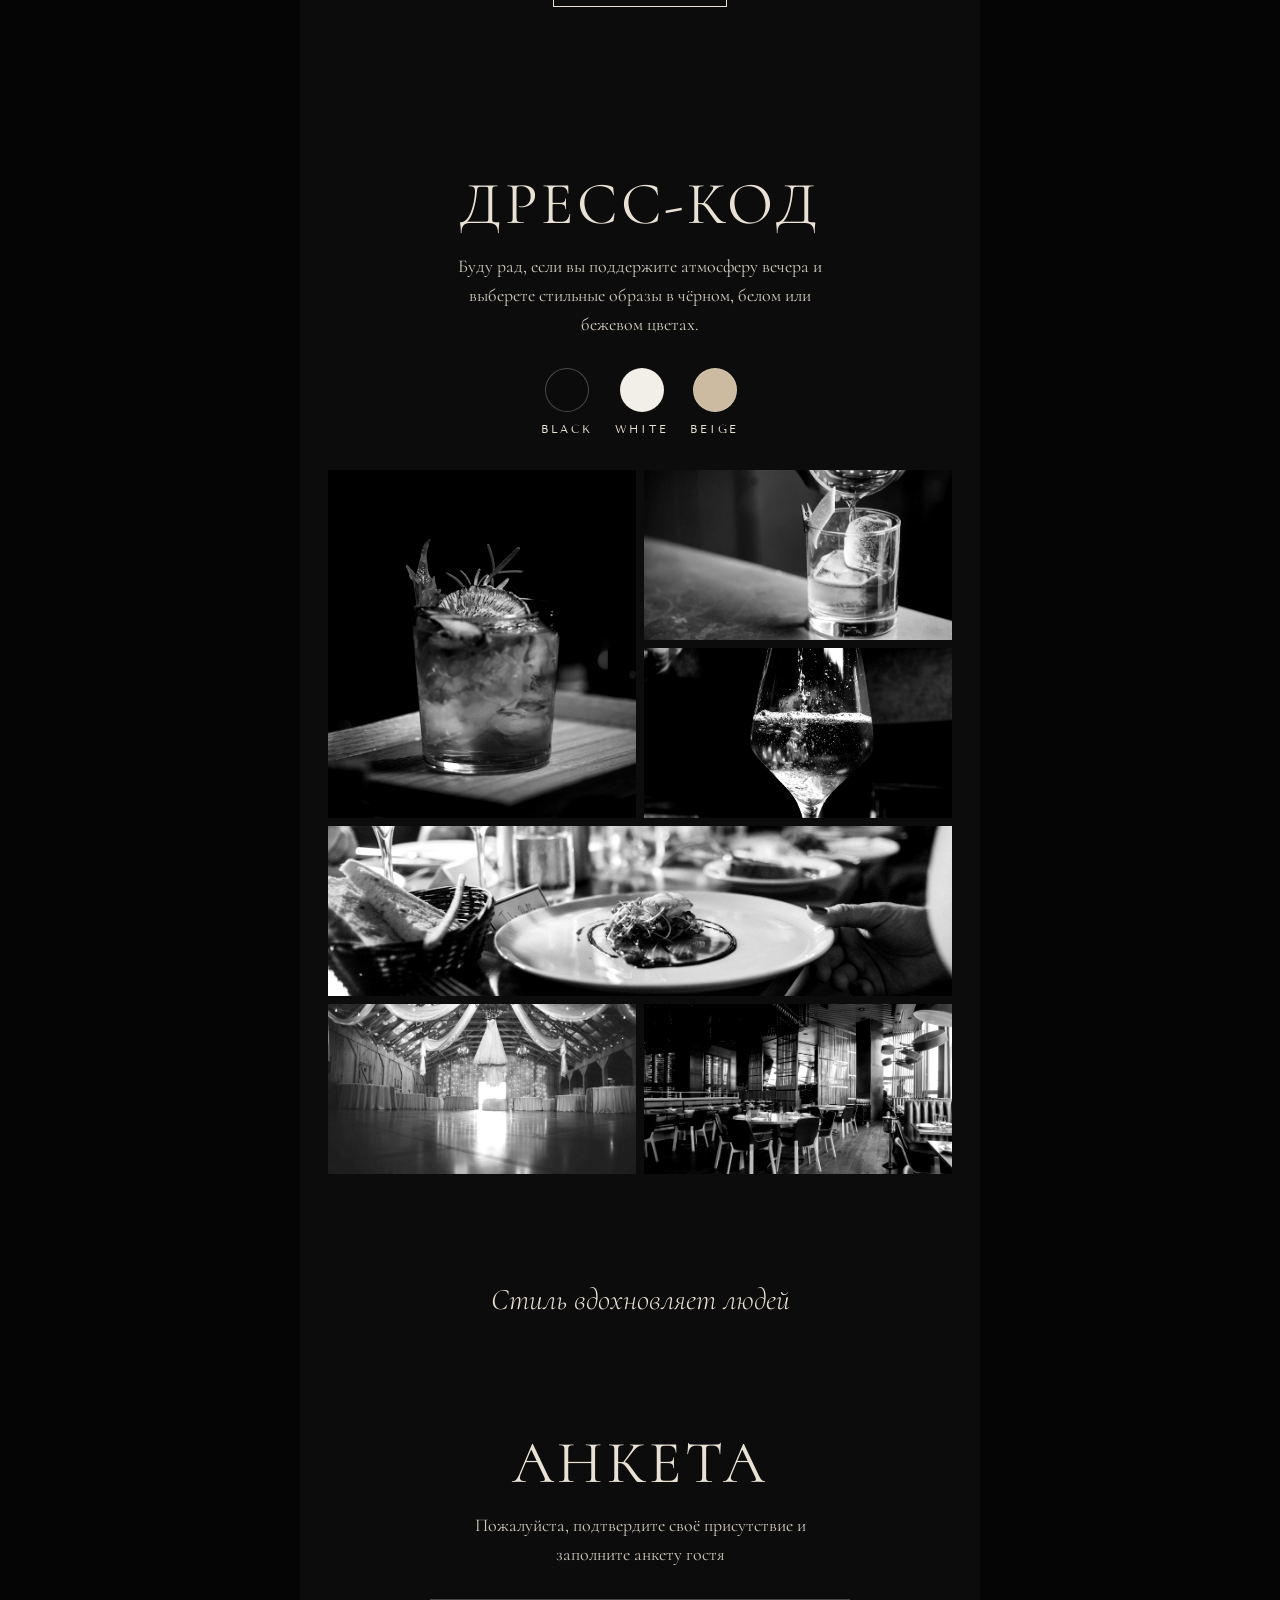
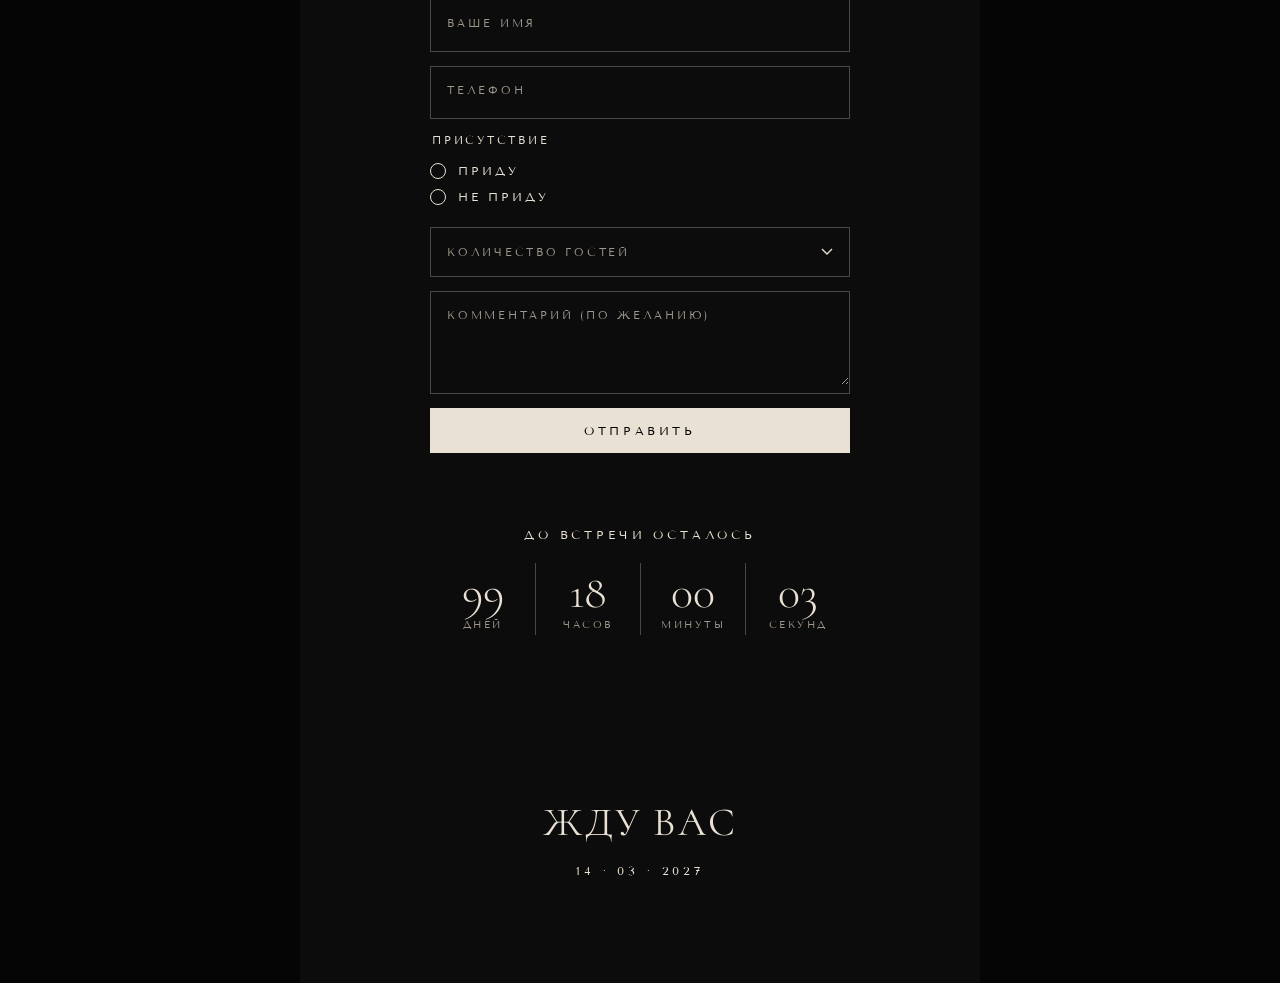
<file: s/noir/index.html>
<!doctype html>
<html lang="ru" data-rsvp-endpoint="">
<head>
  <meta charset="utf-8">
  <meta name="viewport" content="width=device-width, initial-scale=1, viewport-fit=cover">
  <title>Юбилей 50 — приглашение</title>
  <link rel="icon" href="../../static/favicon.svg" type="image/svg+xml">
  <meta name="theme-color" content="#e9e1d4">
  <link rel="preconnect" href="https://fonts.googleapis.com">
  <link rel="preconnect" href="https://fonts.gstatic.com" crossorigin>
  <link href="https://fonts.googleapis.com/css2?family=Geologica:wght@400;600&family=Cormorant:wght@300;400;500&family=Tenor+Sans&display=swap" rel="stylesheet">
  <link rel="stylesheet" href="../../static/css/base.css">
  <link rel="stylesheet" href="../../static/css/sites/noir.css">
  <style>:root { --accent: #e9e1d4; }</style>
</head>
<body class="site-noir" >
  

<!-- HERO -->
<section class="hero" id="hero">
  <div class="age" aria-hidden="true"><span data-count="50" data-dur="2200">0</span></div>
  <img class="hero-man" src="../../static/img/noir/hero.jpg" alt="Именинник">
  <div class="hero-text">
    <h1>Приглашаю вас</h1>
    <p class="caps">на праздничный вечер<br>в честь моего юбилея</p>
  </div>
</section>

<!-- МЕСТО -->
<section class="venue">
  <figure class="venue-img">
    <img src="../../static/img/noir/restaurant.jpg" alt="Ресторан">
  </figure>
  <p class="caps">ресторан</p>
  <h2 class="title">MONTBLANC</h2>
  <p class="caps">ул. Лесная, 12<br>Красная Поляна, Сочи</p>
  <p class="when">14.03.2027 <span>·</span> 19:00</p>
  <a class="btn" href="https://yandex.ru/maps/?text=%D0%9A%D1%80%D0%B0%D1%81%D0%BD%D0%B0%D1%8F%20%D0%9F%D0%BE%D0%BB%D1%8F%D0%BD%D0%B0%2C%20%D0%A1%D0%BE%D1%87%D0%B8%20%D1%83%D0%BB.%20%D0%9B%D0%B5%D1%81%D0%BD%D0%B0%D1%8F%2C%2012" target="_blank" rel="noopener">Маршрут</a>
</section>

<!-- ДРЕСС-КОД -->
<section class="dress">
  <h2 class="title">Дресс-код</h2>
  <p class="lead">Буду рад, если вы поддержите атмосферу вечера и выберете стильные образы в чёрном, белом или бежевом цветах.</p>
  <div class="tones">
    <span style="--c:#0b0b0b">Black</span><span style="--c:#f2efe9">White</span><span style="--c:#cdbba1">Beige</span>
  </div>
  <div class="gallery">
    
    <figure class="g tall">
      <img src="../../static/img/noir/cocktail.jpg" alt="" data-lightbox loading="lazy">
    </figure>
    
    <figure class="g ">
      <img src="../../static/img/noir/whisky.jpg" alt="" data-lightbox loading="lazy">
    </figure>
    
    <figure class="g ">
      <img src="../../static/img/noir/wine.jpg" alt="" data-lightbox loading="lazy">
    </figure>
    
    <figure class="g wide">
      <img src="../../static/img/noir/dinner.jpg" alt="" data-lightbox loading="lazy">
    </figure>
    
    <figure class="g ">
      <img src="../../static/img/noir/hall.jpg" alt="" data-lightbox loading="lazy">
    </figure>
    
    <figure class="g ">
      <img src="../../static/img/noir/restaurant.jpg" alt="" data-lightbox loading="lazy">
    </figure>
    
  </div>
</section>

<p class="motto">Стиль вдохновляет людей</p>

<!-- АНКЕТА -->
<section class="rsvp">
  <h2 class="title">Анкета</h2>
  <p class="lead">Пожалуйста, подтвердите своё присутствие и заполните анкету гостя</p>
  <form data-rsvp="noir" class="form">
    <div class="rsvp-fields">
      <label class="box"><input name="name" placeholder=" " autocomplete="name"><span>Ваше имя</span></label>
      <label class="box"><input name="phone" placeholder=" " inputmode="tel" autocomplete="tel"><span>Телефон</span></label>
      <fieldset class="radios"><legend>Присутствие</legend>
        <label><input type="radio" name="attend" value="yes"><i></i>Приду</label>
        <label><input type="radio" name="attend" value="no"><i></i>Не приду</label>
      </fieldset>
      <div class="select" data-select>
        <input type="hidden" name="guests" value="">
        <button type="button" class="box sel-btn" aria-haspopup="listbox" aria-expanded="false"><b>Количество гостей</b><svg viewBox="0 0 12 8" width="12"><path d="M1 1l5 5 5-5" fill="none" stroke="currentColor" stroke-width="1.4"/></svg></button>
        <ul role="listbox">
          <li role="option" data-v="1">1 гость</li><li role="option" data-v="2">2 гостя</li><li role="option" data-v="3">3 гостя</li><li role="option" data-v="4">4 гостя</li><li role="option" data-v="5">5 гостей</li>
        </ul>
      </div>
      <label class="box"><textarea name="comment" placeholder=" " rows="3"></textarea><span>Комментарий (по желанию)</span></label>
      <button type="submit" class="btn solid">Отправить</button>
    </div>
    <div class="done" data-rsvp-done hidden>
      <p class="title sm">Благодарю!</p>
      <p class="caps">ответ получен<span data-coming-line>, гостей в списке: <b data-coming>0</b></span></p>
    </div>
  </form>

  <p class="caps mt">до встречи осталось</p>
  <div class="timer" data-countdown="2027-03-14T19:00:00+03:00">
    
    <div><b data-unit="d">00</b><small>дней</small></div>
    
    <div><b data-unit="h">00</b><small>часов</small></div>
    
    <div><b data-unit="m">00</b><small>минуты</small></div>
    
    <div><b data-unit="s">00</b><small>секунд</small></div>
    
  </div>
</section>

<footer class="end">
  <p class="title sm">Жду вас</p>
  <p class="caps">14 · 03 · 2027</p>
</footer>

  <a class="back-hub" href="../../">Все приглашения</a>
  <script src="../../static/js/core.js"></script>
  
<script>
  /* кастомный select */
  document.querySelectorAll('[data-select]').forEach(s => {
    const btn = s.querySelector('.sel-btn'), inp = s.querySelector('input');
    btn.addEventListener('click', () => { const o = s.classList.toggle('open'); btn.setAttribute('aria-expanded', o); });
    s.querySelectorAll('li').forEach(li => li.addEventListener('click', () => {
      inp.value = li.dataset.v; btn.querySelector('b').textContent = li.textContent;
      s.classList.remove('open'); s.classList.add('has'); btn.setAttribute('aria-expanded', false);
    }));
    document.addEventListener('click', e => { if (!s.contains(e.target)) s.classList.remove('open'); });
  });
</script>

</body>
</html>
</file>
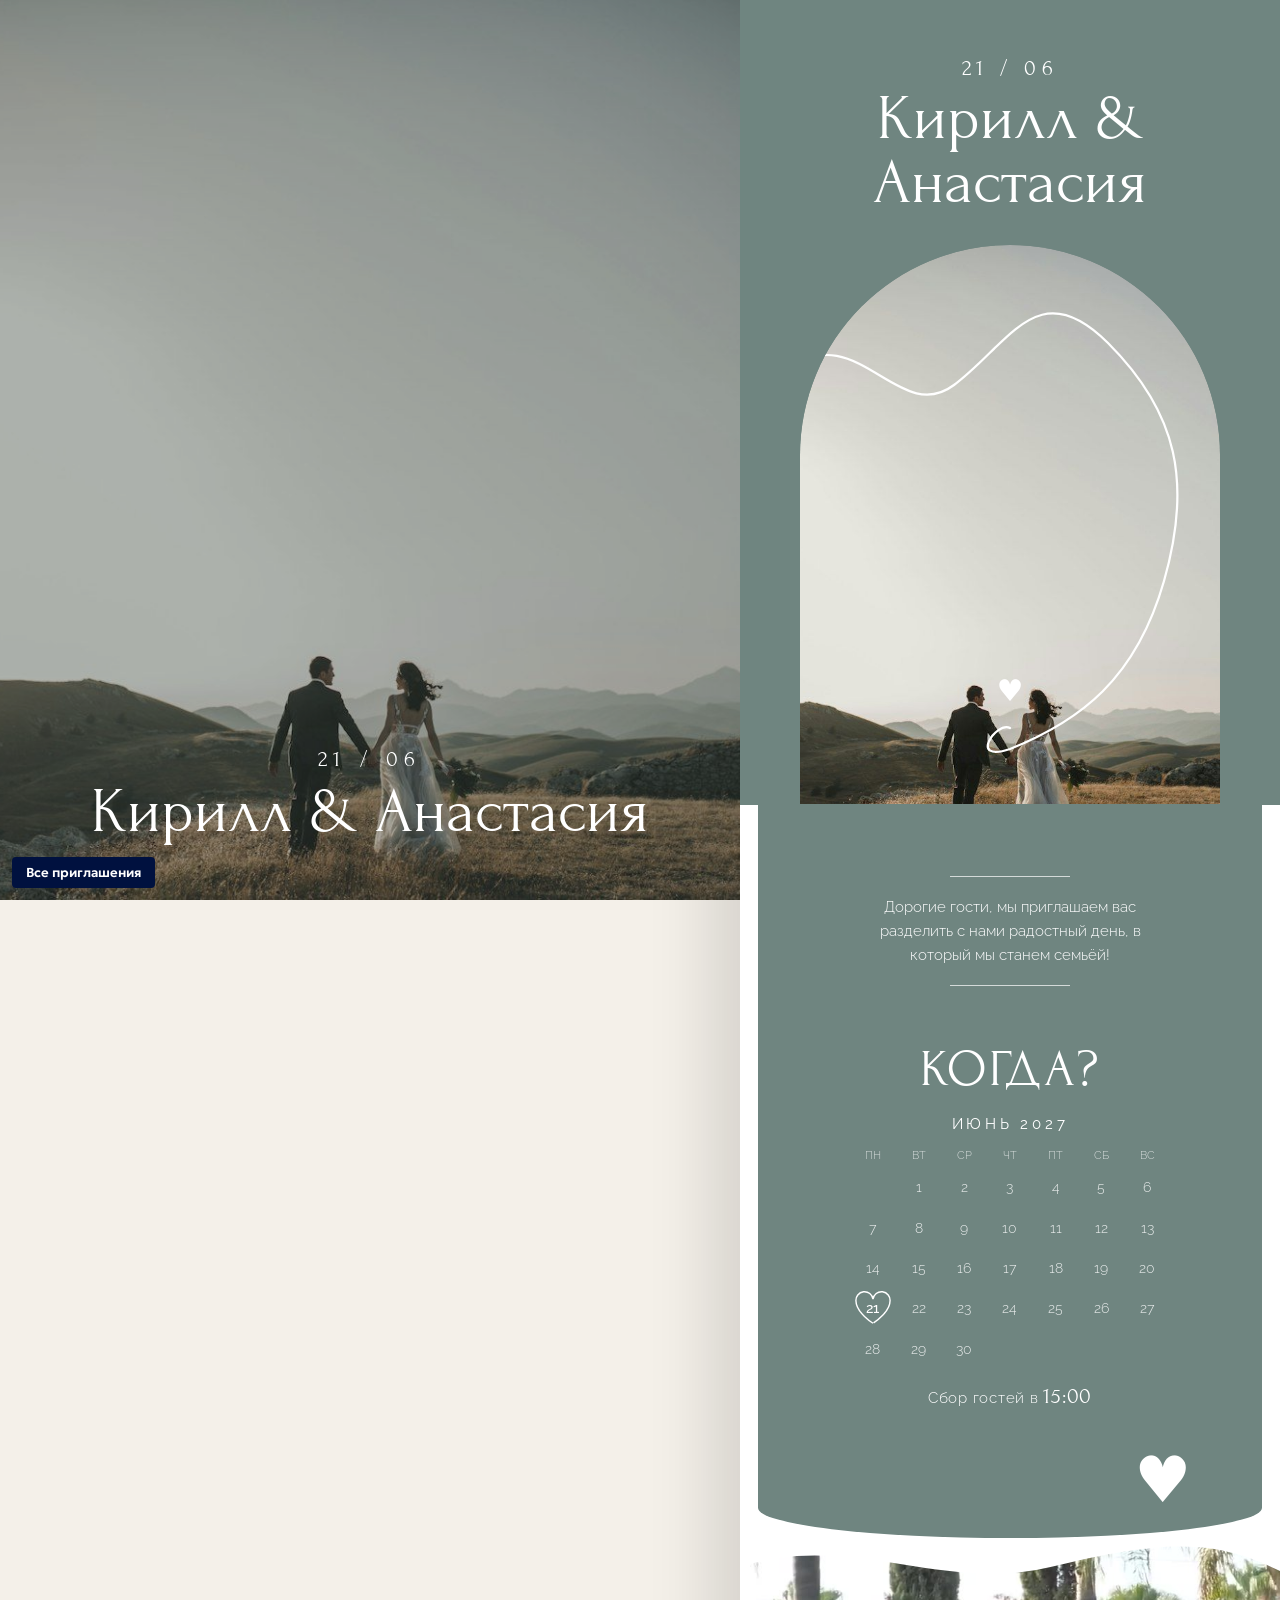
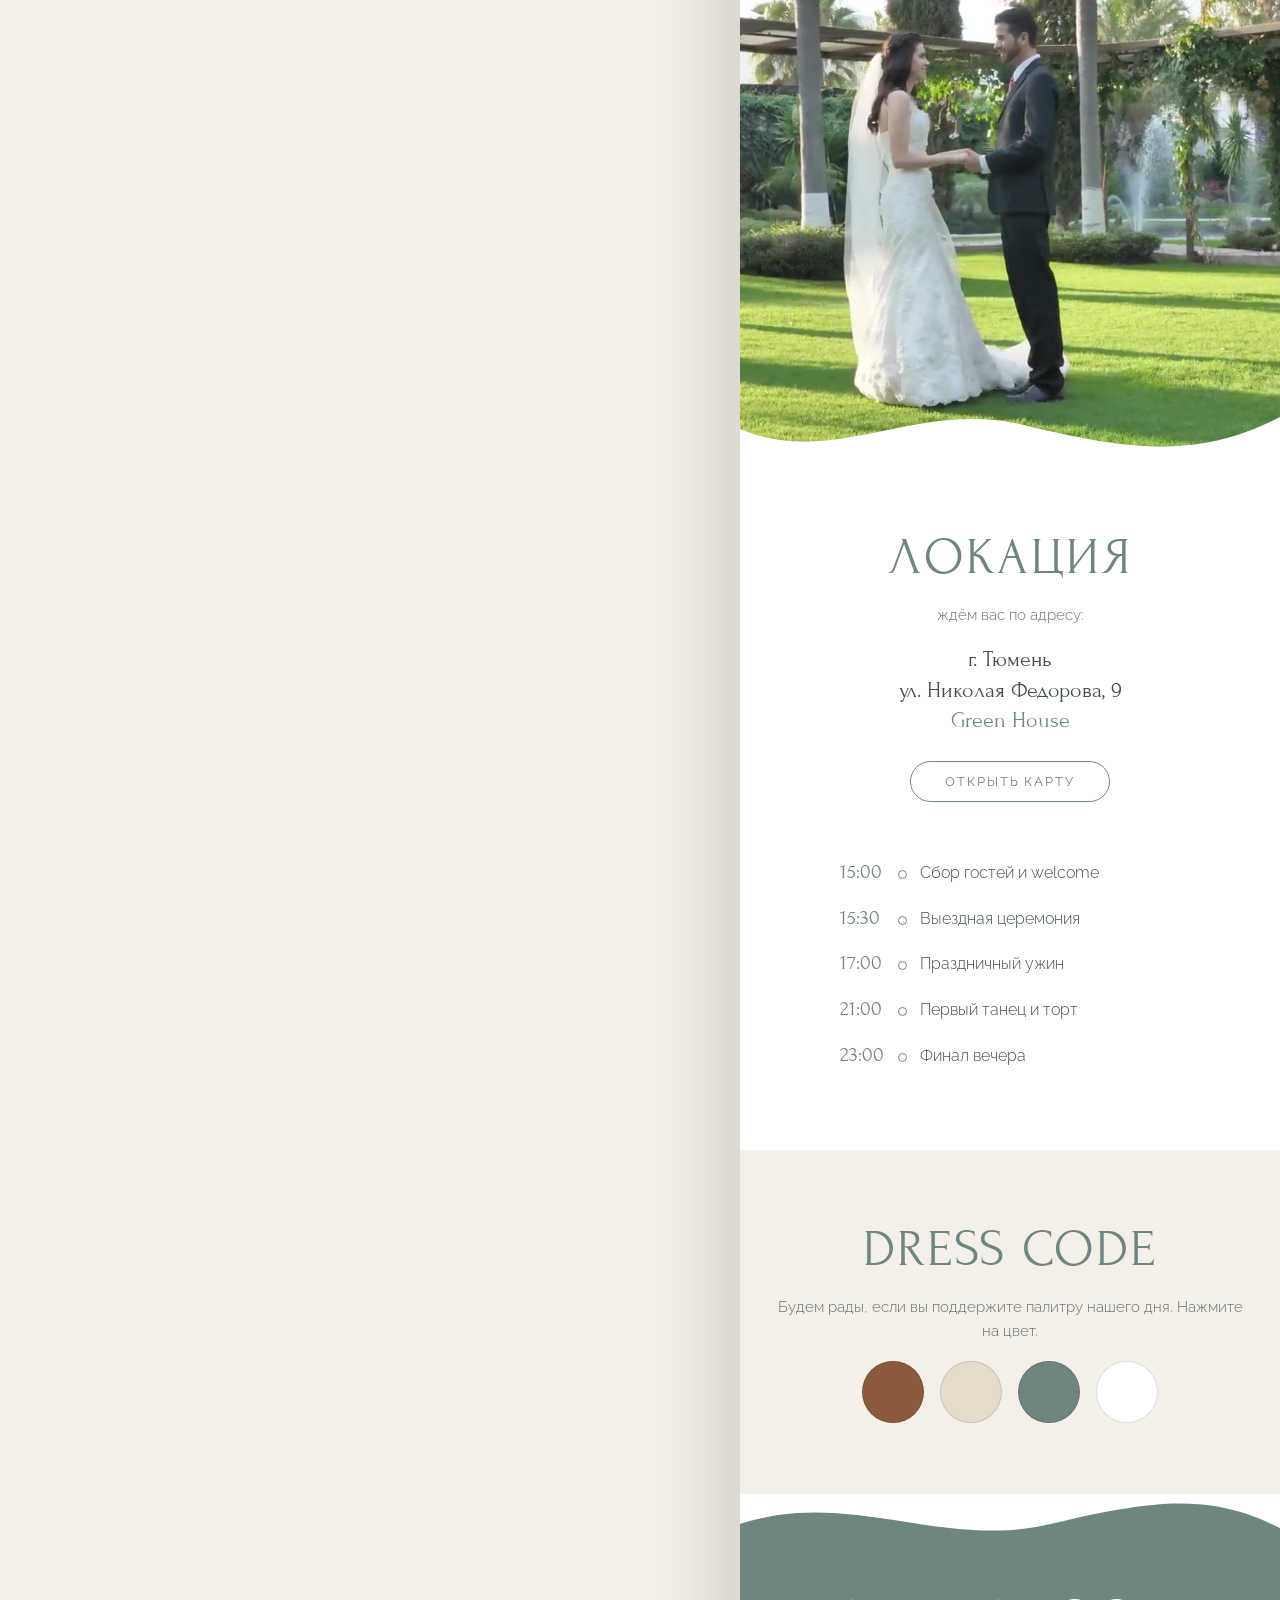
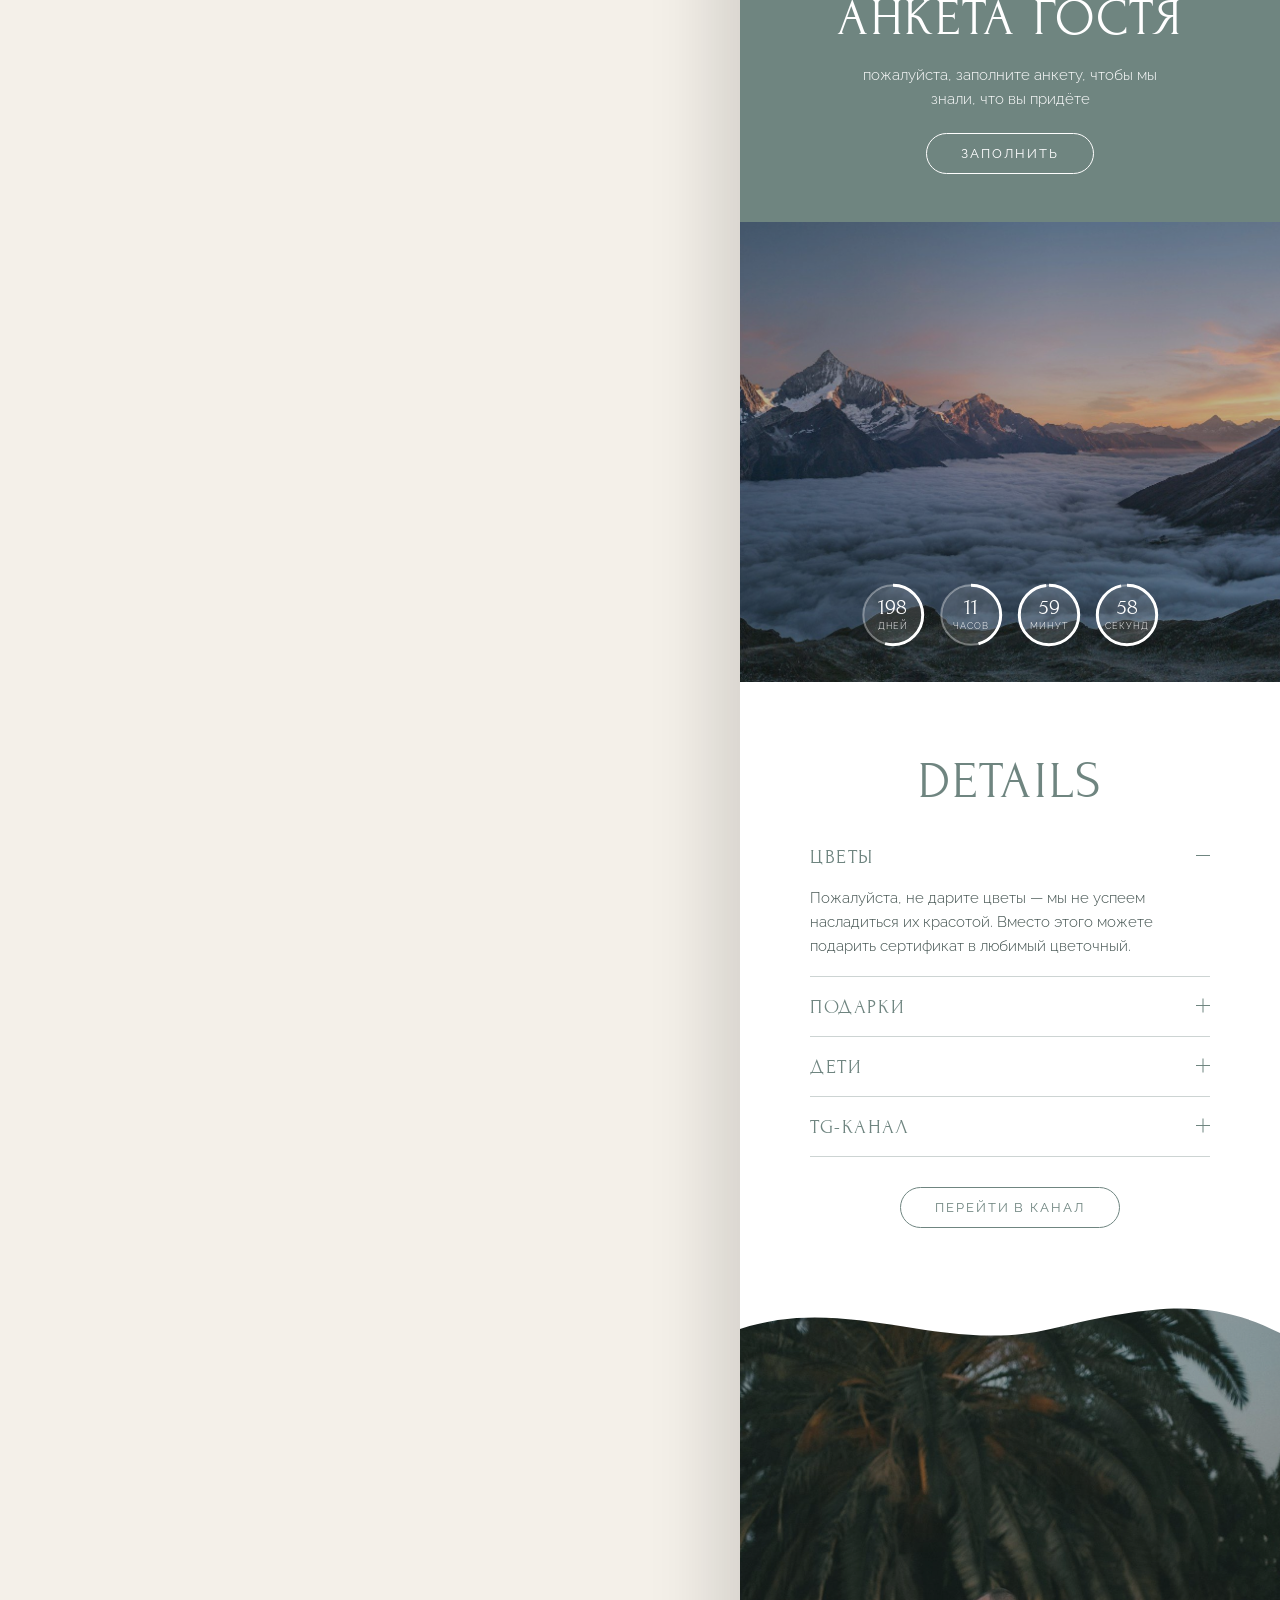
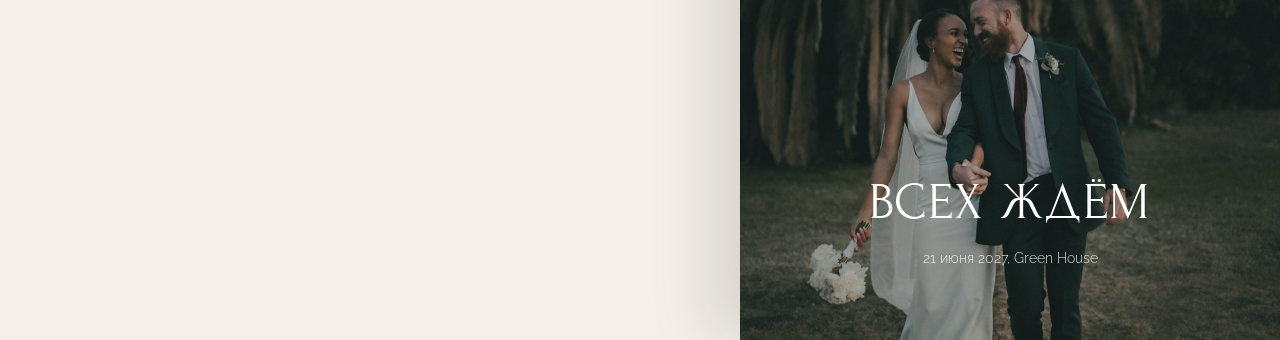
<file: s/sage/index.html>
<!doctype html>
<html lang="ru" data-rsvp-endpoint="">
<head>
  <meta charset="utf-8">
  <meta name="viewport" content="width=device-width, initial-scale=1, viewport-fit=cover">
  <title>Кирилл &amp; Анастасия — приглашение</title>
  <link rel="icon" href="../../static/favicon.svg" type="image/svg+xml">
  <meta name="theme-color" content="#6f8580">
  <link rel="preconnect" href="https://fonts.googleapis.com">
  <link rel="preconnect" href="https://fonts.gstatic.com" crossorigin>
  <link href="https://fonts.googleapis.com/css2?family=Geologica:wght@400;600&family=Forum&family=Raleway:wght@300;400;500&display=swap" rel="stylesheet">
  <link rel="stylesheet" href="../../static/css/base.css">
  <link rel="stylesheet" href="../../static/css/sites/sage.css">
  <style>:root { --accent: #6f8580; }</style>
</head>
<body class="site-sage" >
  
<div class="layout">
  <!-- Левая панель (на десктопе — закреплена) -->
  <aside class="side">
    <div class="side-photo" style="background-image:url('../../static/img/sage/hero.jpg')"></div>
    <div class="side-text">
      <p class="side-date">21 / 06</p>
      <p class="side-names">Кирилл &amp; Анастасия</p>
    </div>
  </aside>

  <main class="col">
    <!-- HERO -->
    <section class="hero">
      <p class="hero-date">21 / 06</p>
      <h1 class="hero-names">Кирилл &amp;
Анастасия</h1>
      <figure class="hero-arch" data-reveal="arch" data-delay="300">
        <img src="../../static/img/sage/hero.jpg" alt="Жених и невеста идут по полю">
        <svg class="hero-line" data-draw viewBox="0 0 300 380" fill="none" aria-hidden="true">
          <path d="M-10 80 C 40 40, 70 120, 110 90 S 170 10, 220 60 S 280 160, 260 230 S 200 330, 150 350 C 120 360, 140 330, 150 335" stroke="#fff" stroke-width="1.6" stroke-linecap="round"/>
        </svg>
        <span class="hero-heart" aria-hidden="true">♥</span>
      </figure>
    </section>

    <!-- ПРИГЛАШЕНИЕ -->
    <section class="invite sage-block arch-top">
      <div class="rule"></div>
      <p>Дорогие гости, мы приглашаем вас разделить с нами радостный день, в который мы станем семьёй!</p>
      <div class="rule"></div>

      <h2 class="h2">Когда?</h2>
      <div class="calendar" data-calendar="2027-06-21T15:00:00+05:00" data-draw></div>
      <p class="time">Сбор гостей в <b>15:00</b></p>
      <span class="big-heart" aria-hidden="true">♥</span>
    </section>

    <!-- ФОТО-ВОЛНА -->
    <section class="wave-photo">
      <svg class="wave wave-top " viewBox="0 0 400 60" preserveAspectRatio="none" aria-hidden="true"><path d="M0 30 C 80 -6, 150 56, 230 30 S 350 0, 400 34 L400 0 L0 0Z"/></svg>
      <video class="" src="../../static/video/sage.mp4" poster="../../static/video/sage.jpg" autoplay muted loop playsinline preload="metadata" aria-label="Видео: пара гуляет в саду"></video>
      <svg class="wave " viewBox="0 0 400 60" preserveAspectRatio="none" aria-hidden="true"><path d="M0 30 C 70 70, 130 0, 210 26 S 340 60, 400 18 L400 60 L0 60Z"/></svg>
    </section>

    <!-- ЛОКАЦИЯ + ПРОГРАММА -->
    <section class="location">
      <h2 class="h2 dark">Локация</h2>
      <p class="muted">ждём вас по адресу:</p>
      <p class="addr">г. Тюмень<br>ул. Николая Федорова, 9<br><b>Green House</b></p>
      <a class="btn-outline dark" target="_blank" rel="noopener"
         href="https://yandex.ru/maps/?text=%D0%B3.%20%D0%A2%D1%8E%D0%BC%D0%B5%D0%BD%D1%8C%20%D1%83%D0%BB.%20%D0%9D%D0%B8%D0%BA%D0%BE%D0%BB%D0%B0%D1%8F%20%D0%A4%D0%B5%D0%B4%D0%BE%D1%80%D0%BE%D0%B2%D0%B0%2C%209">Открыть карту</a>

      <ol class="timeline">
        
        <li><time>15:00</time><span>Сбор гостей и welcome</span></li>
        
        <li><time>15:30</time><span>Выездная церемония</span></li>
        
        <li><time>17:00</time><span>Праздничный ужин</span></li>
        
        <li><time>21:00</time><span>Первый танец и торт</span></li>
        
        <li><time>23:00</time><span>Финал вечера</span></li>
        
      </ol>
    </section>

    <!-- ДРЕСС-КОД -->
    <section class="dress">
      <h2 class="h2 dark">Dress code</h2>
      <p class="muted">Будем рады, если вы поддержите палитру нашего дня. Нажмите на цвет.</p>
      <div class="swatches">
        
        <button class="swatch" style="--c: #8a5a3b; --d: 0ms"
                data-copy="#8a5a3b" data-copy-msg="Карамель · #8a5a3b скопирован">
          <span class="sr-only">Карамель</span><em>Карамель</em>
        </button>
        
        <button class="swatch" style="--c: #e6dccb; --d: 120ms"
                data-copy="#e6dccb" data-copy-msg="Сливки · #e6dccb скопирован">
          <span class="sr-only">Сливки</span><em>Сливки</em>
        </button>
        
        <button class="swatch" style="--c: #6f8580; --d: 240ms"
                data-copy="#6f8580" data-copy-msg="Шалфей · #6f8580 скопирован">
          <span class="sr-only">Шалфей</span><em>Шалфей</em>
        </button>
        
        <button class="swatch" style="--c: #ffffff; --d: 360ms"
                data-copy="#ffffff" data-copy-msg="Белый · #ffffff скопирован">
          <span class="sr-only">Белый</span><em>Белый</em>
        </button>
        
      </div>
    </section>

    <!-- АНКЕТА -->
    <section class="rsvp sage-block">
      <svg class="wave wave-top inv" viewBox="0 0 400 60" preserveAspectRatio="none" aria-hidden="true"><path d="M0 30 C 80 -6, 150 56, 230 30 S 350 0, 400 34 L400 0 L0 0Z"/></svg>
      <h2 class="h2">Анкета гостя</h2>
      <p>пожалуйста, заполните анкету, чтобы мы знали, что вы придёте</p>
      <button class="btn-outline" type="button" onclick="this.parentElement.classList.toggle('open')">Заполнить</button>

      <div class="rsvp-wrap">
        <form data-rsvp="sage" class="form">
          <div class="rsvp-fields">
            <label class="f"><span>Имя и фамилия</span><input name="name" autocomplete="name" required></label>
            <div class="seg">
              <input type="radio" id="a-yes" name="attend" value="yes"><label for="a-yes">С радостью приду</label>
              <input type="radio" id="a-no" name="attend" value="no"><label for="a-no">Не смогу</label>
            </div>
            <label class="f"><span>Сколько вас будет</span>
              <div class="stepper"><button type="button" data-step="-1">−</button><input name="guests" type="number" value="1" min="1" max="10" readonly><button type="button" data-step="1">+</button></div>
            </label>
            <fieldset class="chips"><legend>Что предпочитаете пить?</legend>
              
              <label><input type="checkbox" name="drinks" value="Белое вино"><span>Белое вино</span></label>
              
              <label><input type="checkbox" name="drinks" value="Красное вино"><span>Красное вино</span></label>
              
              <label><input type="checkbox" name="drinks" value="Шампанское"><span>Шампанское</span></label>
              
              <label><input type="checkbox" name="drinks" value="Крепкое"><span>Крепкое</span></label>
              
              <label><input type="checkbox" name="drinks" value="Безалкогольное"><span>Безалкогольное</span></label>
              
            </fieldset>
            <label class="f"><span>Пожелания или аллергии</span><textarea name="comment" rows="2"></textarea></label>
            <button class="btn-solid" type="submit">Отправить</button>
          </div>
          <div class="done" data-rsvp-done hidden>
            <span class="done-heart">♥</span>
            <p>Спасибо! Ответ записан.<span data-coming-line><br>Уже подтвердили: <b data-coming>0</b> гостей</span></p>
          </div>
        </form>
      </div>

      <figure class="count-photo">
        <img src="../../static/img/sage/mountains.jpg" alt="Горы">
        <div class="rings" data-countdown="2027-06-21T15:00:00+05:00">
          
          <div class="ring" data-ring-wrap><svg viewBox="0 0 40 40"><circle cx="20" cy="20" r="18"/><circle class="p" cx="20" cy="20" r="18"/></svg><b data-unit="d" data-ring="1">0</b><small>дней</small></div>
          
          <div class="ring" data-ring-wrap><svg viewBox="0 0 40 40"><circle cx="20" cy="20" r="18"/><circle class="p" cx="20" cy="20" r="18"/></svg><b data-unit="h" data-ring="1">0</b><small>часов</small></div>
          
          <div class="ring" data-ring-wrap><svg viewBox="0 0 40 40"><circle cx="20" cy="20" r="18"/><circle class="p" cx="20" cy="20" r="18"/></svg><b data-unit="m" data-ring="1">0</b><small>минут</small></div>
          
          <div class="ring" data-ring-wrap><svg viewBox="0 0 40 40"><circle cx="20" cy="20" r="18"/><circle class="p" cx="20" cy="20" r="18"/></svg><b data-unit="s" data-ring="1">0</b><small>секунд</small></div>
          
        </div>
      </figure>
    </section>

    <!-- ДЕТАЛИ -->
    <section class="details">
      <h2 class="h2 dark">Details</h2>
      <div class="acc">
        
        <details open>
          <summary>Цветы<i></i></summary>
          <p>Пожалуйста, не дарите цветы — мы не успеем насладиться их красотой. Вместо этого можете подарить сертификат в любимый цветочный.</p>
        </details>
        
        <details >
          <summary>Подарки<i></i></summary>
          <p>Лучший подарок — ваш вклад в бюджет нашей молодой семьи. Конверт можно оставить в шкатулке на входе.</p>
        </details>
        
        <details >
          <summary>Дети<i></i></summary>
          <p>Мы очень любим ваших детей, но этот вечер будет взрослым. Будем благодарны за понимание.</p>
        </details>
        
        <details >
          <summary>TG-канал<i></i></summary>
          <p>Мы создали телеграм-канал, где будет появляться актуальная информация и фото со свадьбы.</p>
        </details>
        
      </div>
      <a class="btn-outline dark" href="https://t.me/" target="_blank" rel="noopener">Перейти в канал</a>
    </section>

    <!-- ФИНАЛ -->
    <section class="final">
      <svg class="wave wave-top white" viewBox="0 0 400 60" preserveAspectRatio="none" aria-hidden="true"><path d="M0 30 C 80 -6, 150 56, 230 30 S 350 0, 400 34 L400 0 L0 0Z"/></svg>
      <img src="../../static/img/sage/final.jpg" alt="Пара">
      <div class="final-text">
        <h2 class="h2">Всех ждём</h2>
        <p>21 июня 2027, Green House</p>
      </div>
    </section>
  </main>
</div>

  <a class="back-hub" href="../../">Все приглашения</a>
  <script src="../../static/js/core.js"></script>
  
<script>
  document.querySelectorAll('.stepper').forEach(s => {
    const inp = s.querySelector('input');
    s.querySelectorAll('[data-step]').forEach(b => b.addEventListener('click', () => {
      inp.value = Math.min(+inp.max, Math.max(+inp.min, +inp.value + +b.dataset.step));
    }));
  });
</script>

</body>
</html>
</file>
<file: static/css/hub.css>
/* Главная. Палитра и шрифт — из макета Figma: navy #00113F, белый, Geologica.
   Без градиентов и фоновой анимации; единственный «момент» — раздача приглашений веером. */
:root {
  --navy: #00113f;
  --white: #ffffff;
  --mist: #9aa6c8;
  --soft: #c9d0e4;
  --line: #23315f;
  --gutter: clamp(16px, 4vw, 56px);
  --font: 'Geologica', system-ui, sans-serif;
}
*, *::before, *::after { box-sizing: border-box; }
html { -webkit-text-size-adjust: 100%; }
body { margin: 0; background: var(--navy); color: var(--white); font: 300 18px/1.5 var(--font); overflow-x: hidden; }
img { display: block; max-width: 100%; height: auto; }
a { color: inherit; }
:focus-visible { outline: 2px solid var(--white); outline-offset: 4px; }

/* шапка */
.top { display: flex; justify-content: space-between; align-items: baseline; padding: 22px var(--gutter); }
.wordmark { font-weight: 800; font-size: 20px; letter-spacing: -.01em; text-decoration: none; }
.top-link { font-size: 15px; font-weight: 400; text-underline-offset: 4px; text-decoration-color: var(--mist); }
.top-link:hover { text-decoration-color: currentColor; }

/* первый экран: текст слева, веер приглашений справа */
.intro { display: grid; grid-template-columns: minmax(0, 5fr) minmax(0, 7fr); gap: clamp(24px, 4vw, 72px); align-items: center;
  min-height: 100vh; padding: 40px var(--gutter) 80px; }
.intro h1 { margin: 0 0 28px; font-weight: 800; font-size: clamp(44px, 5.2vw, 88px); line-height: .94; letter-spacing: -.035em; max-width: 9ch; }
.lead { margin: 0 0 18px; font-size: clamp(20px, 1.8vw, 26px); line-height: 1.35; max-width: 32ch; }
.sub { margin: 0; color: var(--mist); font-size: 17px; max-width: 40ch; }

.spread { position: relative; list-style: none; margin: 0 clamp(0px, 3vw, 50px) 0 clamp(0px, 3vw, 60px); padding: 0; height: clamp(420px, 40vw, 600px); }
.spread li {
  --w: clamp(150px, 13vw, 210px);
  position: absolute; bottom: 8%; width: var(--w);
  left: calc((100% - var(--w)) * var(--i) / (var(--n) - 1));
  z-index: calc(10 - var(--ao) * 2);
  transform: translateY(calc(var(--ao) * 12px)) rotate(calc(var(--o) * 4deg));
  transform-origin: 50% 100%;
}
.spread-card { display: block; text-decoration: none; transition: transform .35s cubic-bezier(.2,.8,.2,1); }
.spread-card img { width: 100%; aspect-ratio: 420 / 860; object-fit: cover; object-position: top; border-radius: 6px;
  box-shadow: 0 1px 0 rgba(255,255,255,.08), 0 30px 40px -24px rgba(0,0,0,.7); }
.spread-name { position: absolute; left: 0; right: 0; top: calc(100% + 12px); text-align: center; font-size: 14px; font-weight: 400; opacity: 0; transition: opacity .25s; }
.spread li:hover, .spread li:focus-within { z-index: 20; }
.spread-card:hover, .spread-card:focus-visible { transform: translateY(-28px) rotate(calc(var(--o) * -4deg)); }
.spread-card:hover .spread-name, .spread-card:focus-visible .spread-name { opacity: 1; }

/* раздача при загрузке */
.spread .spread-card { opacity: 0; translate: 0 60%; transition: transform .35s cubic-bezier(.2,.8,.2,1), opacity .5s ease, translate .9s cubic-bezier(.2,.8,.2,1); }
.spread.dealt .spread-card { opacity: 1; translate: 0 0; transition-delay: 0s, calc(var(--i) * 90ms + 150ms), calc(var(--i) * 90ms + 150ms); }
.spread.dealt .spread-card:hover { transition-delay: 0s; }

/* последний блок отделяем от края страницы */
main > .cat:last-child { padding-bottom: 120px; }

/* категории: огромное слово, приглашения наезжают на него — как в макете */
.cat { --word: clamp(56px, 13.4vw, 236px); padding: clamp(80px, 9vw, 140px) var(--gutter) 40px; border-top: 1px solid var(--line); }
.word { margin: 0; font-weight: 800; font-size: var(--word); line-height: .8; letter-spacing: -.05em; white-space: nowrap; }
.items { position: relative; display: flex; flex-wrap: wrap; gap: 28px clamp(28px, 4vw, 72px);
  margin-top: calc(var(--word) * -.36); padding-left: clamp(0px, 28vw, 560px); }
.item { width: clamp(220px, 20vw, 300px); }
.shot { display: block; margin-bottom: 20px; transition: transform .3s cubic-bezier(.2,.8,.2,1); }
.shot:hover, .shot:focus-visible { transform: translateY(-8px); }
.shot img { width: 100%; aspect-ratio: 420 / 860; object-fit: cover; object-position: top; border-radius: 6px;
  box-shadow: 0 30px 50px -28px rgba(0,0,0,.8); }
.item h3 { margin: 0 0 4px; font-size: 22px; font-weight: 600; line-height: 1.2; letter-spacing: -.01em; }
.item h3 a { text-decoration: none; }
.item h3 a:hover { text-decoration: underline; text-underline-offset: 4px; }
.when { margin: 0 0 12px; color: var(--mist); font-size: 15px; }
.summary { margin: 0 0 14px; color: var(--soft); font-size: 15px; line-height: 1.55; max-width: 34ch; }

.foot { display: flex; justify-content: space-between; gap: 20px; margin-top: 80px; padding: 28px var(--gutter); border-top: 1px solid var(--line); color: var(--mist); font-size: 15px; }
.foot a { color: var(--white); text-underline-offset: 4px; }

/* планшет и телефон */
@media (max-width: 900px) {
  .intro { grid-template-columns: 1fr; min-height: 0; padding-bottom: 40px; }
  .spread { display: flex; gap: 14px; height: auto; overflow-x: auto; padding: 30px 4px 46px; margin: 0 calc(var(--gutter) * -1); padding-inline: calc(var(--gutter) + 10px); scroll-padding-inline: calc(var(--gutter) + 10px); scroll-snap-type: x mandatory; scrollbar-width: none; }
  .spread li { position: static; flex: 0 0 150px; transform: rotate(calc(var(--o) * 1.5deg)); scroll-snap-align: start; }
  .spread-name { opacity: 1; position: static; margin-top: 10px; text-align: left; }
  .spread-card:hover, .spread-card:focus-visible { transform: none; }
  .items { padding-left: 0; margin-top: calc(var(--word) * -.3); padding-left: 18vw; }
}
@media (max-width: 560px) {
  .items { padding-left: 0; display: grid; grid-template-columns: 1fr 1fr; gap: 28px 16px; margin-top: calc(var(--word) * -.1); }
  .item { width: auto; }
  .item h3 { font-size: 18px; }
}

@media (prefers-reduced-motion: reduce) {
  .spread .spread-card, .spread.dealt .spread-card { opacity: 1; translate: none; transition: none; }
  .shot, .spread-card { transition: none; }
}
</file>
<file: static/css/base.css>
/* Общая база для всех сайтов */
*, *::before, *::after { box-sizing: border-box; }
html { scroll-behavior: smooth; -webkit-text-size-adjust: 100%; }
body { margin: 0; min-height: 100vh; overflow-x: hidden; -webkit-font-smoothing: antialiased; }
img { display: block; max-width: 100%; }
a { color: inherit; }
button, input, select, textarea { font: inherit; color: inherit; }
button { cursor: pointer; }
:focus-visible { outline: 2px solid currentColor; outline-offset: 3px; }
.sr-only { position: absolute; width: 1px; height: 1px; overflow: hidden; clip: rect(0 0 0 0); white-space: nowrap; }

/* ---------- reveal ---------- */
[data-reveal] {
  --d: 0ms;
  opacity: 0;
  transition: opacity 1s cubic-bezier(.2,.7,.2,1) var(--d), transform 1.1s cubic-bezier(.2,.7,.2,1) var(--d), clip-path 1.3s cubic-bezier(.7,0,.2,1) var(--d), filter 1.2s ease var(--d);
}
[data-reveal="up"]    { transform: translateY(48px); }
[data-reveal="down"]  { transform: translateY(-40px); }
[data-reveal="left"]  { transform: translateX(-60px); }
[data-reveal="right"] { transform: translateX(60px); }
[data-reveal="zoom"]  { transform: scale(.86); }
[data-reveal="blur"]  { filter: blur(14px); transform: scale(1.04); }
[data-reveal="mask"]  { opacity: 1; clip-path: inset(100% 0 0 0); }
[data-reveal="mask-x"] { opacity: 1; clip-path: inset(0 100% 0 0); }
[data-reveal="arch"]  { opacity: 1; clip-path: inset(100% 0 0 0 round 999px 999px 0 0); }
[data-reveal].is-in   { opacity: 1; transform: none; filter: none; clip-path: inset(0 0 0 0 round 0); }
[data-reveal="arch"].is-in { clip-path: inset(0 0 0 0 round 999px 999px 0 0); }

[data-split] .ch {
  display: inline-block;
  opacity: 0;
  transform: translateY(.6em) rotate(6deg);
  transition: opacity .7s ease, transform .9s cubic-bezier(.2,.8,.2,1);
  transition-delay: calc(var(--d, 0ms) + var(--i) * 45ms);
}
[data-split].is-in .ch { opacity: 1; transform: none; }

[data-draw] path, path[data-draw] { transition: stroke-dashoffset 2.6s cubic-bezier(.6,0,.2,1) var(--d, 0ms); }
[data-draw].is-in path, path[data-draw].is-in { stroke-dashoffset: 0 !important; }

[data-parallax] { transform: translate3d(0, var(--py, 0), 0); will-change: transform; }

.tick { animation: tick .5s cubic-bezier(.2,.8,.2,1); }
@keyframes tick { from { transform: translateY(-40%) rotateX(70deg); opacity: 0; } to { transform: none; opacity: 1; } }

/* ---------- служебные элементы ---------- */
.scroll-progress { position: fixed; inset: 0 0 auto 0; height: 3px; background: var(--accent, #fff); transform-origin: 0 50%; transform: scaleX(0); z-index: 90; }

.back-hub {
  position: fixed; left: 12px; bottom: 12px; z-index: 80;
  padding: 9px 14px; border-radius: 4px;
  background: #00113f; color: #fff; text-decoration: none;
  font: 600 13px/1 'Geologica', system-ui, sans-serif;
}
.in-frame .back-hub, .in-frame .scroll-progress { display: none; }
.back-hub:hover { text-decoration: underline; text-underline-offset: 3px; }

.toast {
  position: fixed; left: 50%; bottom: 28px; z-index: 120;
  transform: translate(-50%, 140%); opacity: 0;
  padding: 14px 22px; border-radius: 14px; max-width: calc(100vw - 32px);
  background: #00113f; color: #fff; font: 400 15px/1.3 'Geologica', system-ui, sans-serif;
  transition: transform .4s cubic-bezier(.2,.8,.2,1), opacity .3s;
}
.toast.show { transform: translate(-50%, 0); opacity: 1; }

.lightbox {
  position: fixed; inset: 0; z-index: 110; display: grid; place-items: center;
  background: rgba(0,0,0,.9); opacity: 0; pointer-events: none; transition: opacity .35s;
}
.lightbox.open { opacity: 1; pointer-events: auto; }
.lightbox img { max-width: 92vw; max-height: 88vh; object-fit: contain; transform: scale(.92); transition: transform .45s cubic-bezier(.2,.8,.2,1); }
.lightbox.open img { transform: none; }
.lightbox button { position: absolute; background: none; border: 0; color: #fff; font-size: 44px; line-height: 1; padding: 12px 18px; opacity: .75; }
.lightbox button:hover { opacity: 1; }
.lb-close { top: 8px; right: 8px; }
.lb-prev { left: 4px; top: 50%; transform: translateY(-50%); }
.lb-next { right: 4px; top: 50%; transform: translateY(-50%); }

.confetti-canvas { position: fixed; inset: 0; width: 100vw; height: 100vh; pointer-events: none; z-index: 130; }

.float-heart {
  position: fixed; z-index: 100; pointer-events: none; font-size: 26px; color: var(--accent, #e63946);
  transform: translate(-50%, -50%); animation: floatHeart 1.4s ease-out forwards;
}
@keyframes floatHeart {
  0% { opacity: 0; transform: translate(-50%, -50%) scale(.3); }
  20% { opacity: 1; transform: translate(-50%, -70%) scale(1.15); }
  100% { opacity: 0; transform: translate(calc(-50% + var(--dx)), -260%) scale(.8); }
}

.is-loading { opacity: .6; pointer-events: none; }
form.is-done .rsvp-fields { display: none; }
[data-rsvp-done][hidden] { display: none !important; }
[data-rsvp-done] { animation: doneIn .8s cubic-bezier(.2,.8,.2,1); }
@keyframes doneIn { from { opacity: 0; transform: scale(.9); } }

@media (prefers-reduced-motion: reduce) {
  *, *::before, *::after { animation-duration: .01ms !important; animation-iteration-count: 1 !important; transition-duration: .01ms !important; }
  [data-reveal], [data-split] .ch { opacity: 1 !important; transform: none !important; clip-path: none !important; filter: none !important; }
}
</file>
<file: static/css/sites/corp.css>
:root {
  --red: #a3121f;
  --red-d: #5e0710;
  --gold: #c9a35b;
  --paper: #fbf8f4;
  --serif: 'Cormorant Garamond', Georgia, serif;
  --sc: 'Cormorant SC', 'Cormorant Garamond', serif;
  --script: 'Marck Script', cursive;
  --folds: repeating-linear-gradient(90deg, #4a0309 0, #8d0d1a 3%, #c41a2c 6%, #8d0d1a 9%, #4a0309 12%);
}
body { background: #1a0204; color: #222; font: 400 19px/1.5 var(--serif); }
body[data-locked] { overflow: hidden; height: 100vh; }
body > section { position: relative; max-width: 560px; margin: 0 auto; padding: 70px 30px; text-align: center; overflow: hidden; }

.red { color: var(--red); }
.white { color: #fff; }
.gold { color: #d9b56e; }
.brand { font: 500 clamp(34px, 9vw, 46px)/1 var(--sc); letter-spacing: .02em; margin: 0 0 20px; }
.sc { font: 400 clamp(20px, 5.4vw, 26px)/1.1 var(--sc); text-transform: uppercase; }
.sc.small { font-size: 16px; }
.script { font: 400 clamp(38px, 10vw, 52px)/1 var(--script); }
.script.big { font-size: clamp(52px, 14vw, 72px); margin: 0 0 14px; }
.mix { margin: 0 0 18px; font-weight: 400; }
.mix .script { margin-right: .1em; }
.mt { margin-top: 56px; }
.paper { background: var(--paper); }
.red-bg { background: #8a0f1b; }
.red-bg > * { position: relative; }

/* ---------- curtain ---------- */
.curtain { position: fixed; inset: 0; z-index: 100; perspective: 1200px; }
.half { position: absolute; top: 0; bottom: 0; width: 51%; background: var(--folds); background-size: 140px 100%; box-shadow: inset 0 -60px 80px rgba(0,0,0,.35);
  transition: transform 2.2s cubic-bezier(.7,0,.25,1), filter 2s; }
.half.left { left: 0; transform-origin: 0 0; }
.half.right { right: 0; transform-origin: 100% 0; }
.curtain.open .half.left { transform: translateX(-92%) skewX(6deg) scaleX(.6); filter: brightness(.6); }
.curtain.open .half.right { transform: translateX(92%) skewX(-6deg) scaleX(.6); filter: brightness(.6); }
.valance { position: absolute; left: 0; right: 0; top: 0; height: 70px; background: var(--folds); background-size: 90px 100%; border-bottom: 3px solid var(--gold); transition: transform 1.6s cubic-bezier(.7,0,.25,1) .6s;
  -webkit-mask: radial-gradient(40px 26px at 45px 70px, transparent 98%, #000) 0 0/90px 100%; mask: radial-gradient(40px 26px at 45px 70px, transparent 98%, #000) 0 0/90px 100%; }
.curtain.open .valance { transform: translateY(-110%); }
.curtain-c { position: absolute; inset: 0; display: grid; place-content: center; text-align: center; padding: 20px; transition: opacity .5s; }
.curtain-c .brand { font-size: clamp(46px, 12vw, 64px); }
.curtain-c .script { margin: 0 0 40px; font-size: 32px; }
.curtain.open .curtain-c { opacity: 0; }
.open-btn { justify-self: center; padding: 16px 36px; border-radius: 999px; border: 1px solid var(--gold); background: rgba(0,0,0,.25); color: #f3d38a; font: 500 18px var(--sc); letter-spacing: .1em; text-transform: uppercase; transition: background .3s; }
.open-btn:hover { background: rgba(0,0,0,.45); }

/* ---------- hero ---------- */
.hero { min-height: 100vh; padding: 60px 26px !important; display: grid; align-content: center; background: #2a0307; }
.hero-bg { position: absolute; inset: -10% 0; width: 100%; height: 120%; object-fit: cover; filter: saturate(1.4) brightness(.55) sepia(.5) hue-rotate(-30deg); }
.hero::after { content: ''; position: absolute; inset: 0; background: rgba(70,2,12,.62); }
.hero-in { position: relative; z-index: 1; color: #fff; }
.hero .mix { display: flex; justify-content: center; align-items: center; gap: 12px; }
.hero .mix .script { transform: rotate(-8deg); }
.hero .mix .sc { text-align: left; }
.hero .mix [data-reveal].is-in.script { transform: rotate(-8deg); }
.years { display: flex; align-items: center; justify-content: center; gap: 18px; margin-top: 26px; }
.glass { width: 150px; height: 220px; margin: 0; border-radius: 80px 80px 12px 12px; overflow: hidden; box-shadow: 0 20px 40px rgba(0,0,0,.5); }
.glass img, .glass video { display: block; width: 100%; height: 100%; object-fit: cover; }
.years p { margin: 0; display: grid; }
.num { font: 400 clamp(130px, 34vw, 170px)/.85 var(--serif); }

/* ---------- invite ---------- */
.invite { padding-bottom: 20px !important; }
.date { font: 400 clamp(44px, 12vw, 58px)/1 var(--serif); margin: 26px 0 10px; }
.ribbon { display: block; width: calc(100% + 60px); margin: 0 -30px; height: 170px; }
.silk { stroke-dasharray: 700; stroke-dashoffset: 700; animation: silk 3s cubic-bezier(.6,0,.2,1) forwards; filter: drop-shadow(0 8px 8px rgba(94,7,16,.35)); }
.s2 { animation-delay: .4s; }
@keyframes silk { to { stroke-dashoffset: 0; } }

/* ---------- place ---------- */
.place h2 { margin-bottom: 14px; }
.place > p { margin: 0 0 26px; }
.ticket { position: relative; margin: 0 auto 30px; width: 86%; aspect-ratio: 4/3; padding: 12px; background: #f6efe4; box-shadow: 0 20px 40px rgba(0,0,0,.4); transition: transform .3s; }
.ticket::before { content: ''; position: absolute; inset: 6px; border: 1px solid var(--gold); pointer-events: none; z-index: 1; }
.ticket img { width: 100%; height: 100%; object-fit: cover; filter: sepia(.3); }
.ticket figcaption { position: absolute; z-index: 2; left: 50%; bottom: -22px; transform: translateX(-50%); background: #f6efe4; padding: 6px 22px; color: var(--red); white-space: nowrap; box-shadow: 0 6px 14px rgba(0,0,0,.2); }
.ticket figcaption .script { font-size: 30px; margin-left: 6px; }
.btn { display: inline-block; padding: 13px 34px; border-radius: 999px; font: 500 15px var(--sc); letter-spacing: .12em; text-transform: uppercase; text-decoration: none; border: 1px solid currentColor; background: transparent; transition: background .35s, color .35s, transform .3s; margin-top: 10px; }
.btn.white { color: #fff; }
.btn.white:hover { background: #fff; color: var(--red); }
.btn.red { background: var(--red); color: #fff; border-color: var(--red); width: 100%; }
.btn.red:hover { background: var(--red-d); }
.btn.outline { color: var(--red); margin-top: 22px; }
.btn.outline:hover { background: var(--red); color: #fff; }

/* ---------- program ---------- */
.prog { list-style: none; padding: 0; margin: 10px auto 0; max-width: 380px; text-align: left; }
.prog li { display: grid; grid-template-columns: 70px 1fr; gap: 14px; padding: 12px 0; border-bottom: 1px solid rgba(163,18,31,.18); color: var(--red); }
.prog time { font: 500 22px var(--sc); }
.scratch { position: relative; width: min(100%, 340px); height: 150px; margin: 10px auto 0; border-radius: 16px; overflow: hidden; border: 1px solid rgba(163,18,31,.3); }
.scratch-under { position: absolute; inset: 0; display: grid; place-content: center; gap: 4px; background: #fff; color: var(--red); }
.scratch-under b { font-size: 40px; }
.scratch-under small { font-style: italic; opacity: .7; }
#scratch { position: absolute; inset: 0; width: 100%; height: 100%; cursor: crosshair; touch-action: none; transition: opacity .8s; }
#scratch.gone { opacity: 0; pointer-events: none; }
.hint { font-size: 14px; font-style: italic; color: #999; margin: 10px 0 0; }

/* ---------- dress flip ---------- */
.dress { background: #1a0204; padding: 50px 30px !important; perspective: 1200px; }
.flip { position: relative; height: 320px; transform-style: preserve-3d; transition: transform 1s cubic-bezier(.5,0,.2,1); cursor: pointer; }
.flip.on { transform: rotateY(180deg); }
.face { position: absolute; inset: 0; display: grid; place-content: center; padding: 30px; border-radius: 22px; backface-visibility: hidden; -webkit-backface-visibility: hidden; }
.front { background: var(--folds); background-size: 120px 100%; box-shadow: inset 0 0 80px rgba(0,0,0,.6), 0 20px 40px rgba(0,0,0,.5); }
.front .small { opacity: .8; }
.back { background: var(--paper); transform: rotateY(180deg); }
.back p { margin: 0 0 16px; }
.dots { display: flex; justify-content: center; gap: 10px; }
.dots i { width: 34px; height: 34px; border-radius: 50%; background: var(--c); border: 1px solid rgba(0,0,0,.1); }

/* ---------- rsvp ---------- */
.rsvp form { max-width: 380px; margin: 20px auto 0; }
.rsvp-fields { display: grid; gap: 16px; }
.line { border: 0; border-bottom: 1px solid rgba(163,18,31,.4); background: transparent; padding: 10px 0; font: 400 20px var(--serif); text-align: center; outline: none; color: var(--red); }
.line::placeholder { color: rgba(163,18,31,.5); font-style: italic; }
.line:focus { border-color: var(--red); }
.toggle { display: grid; grid-template-columns: 1fr 1fr; border: 1px solid var(--red); border-radius: 999px; overflow: hidden; }
.toggle input { position: absolute; opacity: 0; }
.toggle span { display: block; padding: 11px; color: var(--red); cursor: pointer; font: 500 17px var(--sc); text-transform: uppercase; letter-spacing: .08em; transition: background .3s, color .3s; }
.toggle input:checked + span { background: var(--red); color: #fff; }
.toggle input:focus-visible + span { outline: 2px solid var(--red); outline-offset: -4px; }
.plus { display: inline-flex; justify-content: center; gap: 10px; color: var(--red); cursor: pointer; align-items: center; }
.plus input { accent-color: var(--red); width: 18px; height: 18px; }

/* ---------- final ---------- */
.final { padding-bottom: 110px !important; }
.timer { display: flex; justify-content: center; gap: 8px; margin: 10px 0 34px; color: #fff; }
.timer div { width: 72px; padding: 12px 0; border: 1px solid rgba(243,211,138,.5); border-radius: 12px; display: grid; background: rgba(0,0,0,.2); perspective: 300px; }
.timer b { font: 500 32px var(--serif); display: inline-block; }
.timer small { font: 400 13px var(--sc); text-transform: uppercase; opacity: .75; }
.cheers { border: 0; background: #fff; color: var(--red); padding: 14px 30px; border-radius: 999px; font: 500 18px var(--sc); letter-spacing: .08em; box-shadow: 0 10px 30px rgba(0,0,0,.3); }
.cheers.clink { animation: clink .6s ease; }
@keyframes clink { 25% { transform: rotate(-10deg) scale(1.1); } 50% { transform: rotate(8deg) scale(1.1); } 75% { transform: rotate(-4deg); } }
</file>
<file: static/css/sites/envelope.css>
:root {
  --paper: #f4efe8;
  --paper-2: #ebe3d8;
  --choco: #3a2723;
  --taupe: #8b7462;
  --ink: #2c211d;
  --serif: 'Cormorant Garamond', Georgia, serif;
  --caps: 'Prata', Georgia, serif;
  --script: 'Marck Script', cursive;
}
body { background: #2b2421; color: var(--ink); font: 500 18px/1.5 var(--serif); }
body[data-locked] { overflow: hidden; height: 100vh; }
body > section, body > footer { position: relative; max-width: 600px; margin: 0 auto; text-align: center; }

.caps-title { display: block; font: 400 clamp(20px, 5vw, 26px)/1.25 var(--caps); text-transform: uppercase; letter-spacing: .03em; margin: 0; }
.caps-title.sm { font-size: 15px; letter-spacing: .08em; }
.caps-sm { font: 400 14px/1.6 var(--caps); text-transform: uppercase; max-width: 300px; margin: 18px auto; }
.script { font-family: var(--script); font-weight: 400; margin: 0; }
.script.lg { font-size: clamp(32px, 8vw, 42px); line-height: 1.05; }
.script.xl { font-size: clamp(44px, 11vw, 60px); line-height: 1.1; }
.mt { margin-top: 44px !important; }

/* ---------- intro / конверт ---------- */
.intro { position: fixed; inset: 0; z-index: 100; display: grid; place-items: center; padding: 20px; background: #3a2e29; transition: opacity 1s ease, transform 1.2s cubic-bezier(.7,0,.2,1); }
.intro.gone { opacity: 0; transform: scale(1.08); pointer-events: none; }
.intro-card { width: min(380px, 100%); background: var(--paper); border-radius: 18px; padding: 44px 26px 34px; text-align: center; box-shadow: 0 40px 80px rgba(0,0,0,.45); animation: cardIn 1.2s cubic-bezier(.2,.8,.2,1) both; }
@keyframes cardIn { from { opacity: 0; transform: translateY(40px) rotate(-2deg); } }
.intro-card .script.xl { margin-bottom: 26px; }

.env { position: relative; width: 100%; aspect-ratio: 1.55; margin: 0 auto 30px; perspective: 900px; cursor: pointer; }
.env-back { position: absolute; inset: 0; background: var(--paper-2); border-radius: 6px; box-shadow: inset 0 0 0 1px rgba(0,0,0,.05); }
.letter { position: absolute; left: 6%; right: 6%; top: 8%; bottom: 6%; z-index: 1; background: #fff; border-radius: 4px; display: grid; place-content: center; box-shadow: 0 4px 14px rgba(0,0,0,.08);
  transition: transform 1s cubic-bezier(.3,.9,.3,1) 1.05s; }
.letter .script { font-size: 34px; color: var(--choco); }
.letter .tiny { margin: 4px 0 0; font: 400 13px var(--caps); letter-spacing: .1em; }
.env-front { position: absolute; inset: 0; z-index: 2; border-radius: 6px; background: #ece5da;
  clip-path: polygon(0 0, 50% 58%, 100% 0, 100% 100%, 0 100%); box-shadow: 0 2px 0 rgba(0,0,0,.04); }
.env-front::after { content: ''; position: absolute; inset: 0; background: linear-gradient(to top right, transparent 49.6%, rgba(0,0,0,.07) 50%, transparent 50.4%), linear-gradient(to top left, transparent 49.6%, rgba(0,0,0,.07) 50%, transparent 50.4%); }
.env-flap { position: absolute; left: 0; right: 0; top: 0; height: 62%; z-index: 3; background: #e2d9cc; clip-path: polygon(0 0, 100% 0, 50% 100%);
  transform-origin: 50% 0; transition: transform .9s cubic-bezier(.6,0,.3,1) .3s, z-index 0s .75s; filter: drop-shadow(0 2px 2px rgba(0,0,0,.08)); }
.seal { position: absolute; z-index: 4; left: 50%; top: 58%; width: 96px; height: 88px; transform: translate(-50%, -50%); border: 0; padding: 0; background: none; color: #f2e6dc; transition: transform .4s cubic-bezier(.5,0,.5,1), opacity .4s; }
.seal svg { position: absolute; inset: 0; width: 100%; height: 100%; fill: #5a4038; filter: drop-shadow(0 4px 6px rgba(0,0,0,.35)); }
.seal svg path { stroke: #7a5a50; stroke-width: 6; paint-order: stroke; }
.seal span { position: relative; display: block; margin-top: -6px; font: 400 11px/1.15 var(--caps); text-transform: uppercase; letter-spacing: .04em; }
.seal:hover { transform: translate(-50%, -50%) scale(1.12) rotate(-4deg); }

.intro.opening .seal { animation: none; transform: translate(-50%, -50%) scale(0) rotate(30deg); opacity: 0; }
.intro.opening .env-flap { transform: rotateX(180deg); z-index: 0; }
.intro.opening .letter { transform: translateY(-62%) scale(1.04); z-index: 1; }

.to { text-align: left; }
.to p { display: flex; gap: 14px; align-items: baseline; margin: 0 0 10px; border-bottom: 1px solid #b9ad9f; padding-bottom: 2px; font: 400 14px var(--caps); }
.to em { font: 400 22px var(--script); font-style: normal; }

/* ---------- hero ---------- */
.hero { min-height: 100vh; padding: 70px 16px; display: grid; place-items: center; overflow: hidden; }
.hero-bg { position: absolute; inset: -12% 0; width: 100%; height: 124%; object-fit: cover; filter: brightness(.7) sepia(.25); }
.oval { position: relative; width: min(100%, 400px); padding: 90px 46px 80px; border-radius: 50%; background: rgba(244,239,232,.96); box-shadow: 0 30px 70px rgba(0,0,0,.4); }
.oval h1 { margin: 0; }
.num { display: block; font: 400 clamp(110px, 30vw, 150px)/.95 var(--caps); color: var(--taupe); letter-spacing: -.02em; }
.date { font: 400 28px var(--caps); margin: 16px 0 0; letter-spacing: .04em; }

/* ---------- place ---------- */
.place { padding: 60px 16px; }
.arch { background: var(--paper); border-radius: 999px 999px 24px 24px / 300px 300px 24px 24px; padding: 90px 28px 46px; box-shadow: 0 30px 60px rgba(0,0,0,.3); }
.arch h2 { margin: 0 0 20px; }
.arch > p { max-width: 320px; margin: 0 auto 10px; }
.fabrics { display: flex; justify-content: center; gap: 12px; margin-top: 26px; }
.fabric { width: 66px; height: 66px; border-radius: 50%; border: 0; background:
  radial-gradient(120% 90% at 25% 20%, rgba(255,255,255,.55), transparent 45%),
  repeating-linear-gradient(115deg, rgba(255,255,255,.12) 0 6px, rgba(0,0,0,.12) 6px 14px),
  var(--c); box-shadow: inset 0 -6px 14px rgba(0,0,0,.25), 0 8px 18px rgba(0,0,0,.18); transition: transform .5s cubic-bezier(.2,.8,.2,1.5); }
.fabric:hover { transform: translateY(-6px) rotate(25deg) scale(1.08); }
.fabric.is-in { transition: transform .5s cubic-bezier(.2,.8,.2,1.5), opacity .8s; }
.venue { color: var(--choco); margin: 0 0 4px; }
.pic { margin: 26px 0; border-radius: 18px; overflow: hidden; aspect-ratio: 4/3; transition: transform .3s; }
.pic img { width: 100%; height: 100%; object-fit: cover; }
.btn { display: inline-block; padding: 14px 34px; border-radius: 999px; border: 1px solid var(--choco); background: transparent; color: var(--choco); text-decoration: none; font: 400 13px var(--caps); text-transform: uppercase; letter-spacing: .08em; transition: background .4s, color .4s, transform .3s; }
.btn:hover { background: var(--choco); color: var(--paper); }
.btn.solid { background: var(--choco); color: var(--paper); width: 100%; }
.btn.solid:hover { background: var(--taupe); border-color: var(--taupe); }

/* ---------- program ---------- */
.program { padding: 40px 16px 70px; color: var(--paper); }
.program h2 { margin: 0 0 30px; }
.steps { max-width: 360px; margin: 0 auto; text-align: left; }
.step { display: grid; grid-template-columns: 90px 1fr; align-items: baseline; padding: 14px 0; border-bottom: 1px solid rgba(244,239,232,.22); }
.step time { font: 400 26px var(--caps); }
.step span { font-size: 20px; }
.timer { display: flex; justify-content: center; gap: 10px; margin-top: 46px; }
.timer div { width: 74px; padding: 12px 0; border-radius: 999px 999px 14px 14px; background: rgba(244,239,232,.1); display: grid; perspective: 300px; }
.timer b { font: 400 30px var(--caps); display: inline-block; }
.timer small { font-size: 13px; opacity: .7; }

/* ---------- rsvp ---------- */
.rsvp { padding: 0 16px 60px; }
.sheet { background: var(--paper); border-radius: 24px; padding: 46px 26px; box-shadow: 0 30px 60px rgba(0,0,0,.3); }
.rsvp-fields { display: grid; gap: 20px; margin-top: 26px; }
.line { border: 0; border-bottom: 1px solid #a99c8e; background: transparent; padding: 10px 0; font: 500 19px var(--serif); text-align: center; outline: none; transition: border-color .3s; }
.line:focus { border-color: var(--choco); }
.opts { display: flex; justify-content: center; gap: 26px; }
.opts.wrap { flex-wrap: wrap; gap: 12px 20px; }
.opts label { display: inline-flex; align-items: center; gap: 8px; cursor: pointer; font-size: 19px; }
.opts input { position: absolute; opacity: 0; }
.opts i { width: 20px; height: 20px; border-radius: 50%; border: 1.5px solid var(--choco); display: grid; place-items: center; }
.opts i::after { content: ''; width: 10px; height: 10px; border-radius: 50%; background: var(--choco); transform: scale(0); transition: transform .35s cubic-bezier(.2,.8,.2,1.6); }
.opts input:checked + i::after { transform: scale(1); }
.opts input:focus-visible + i { outline: 2px solid var(--choco); outline-offset: 2px; }

.end { padding: 30px 16px 110px; color: var(--paper); }
</file>
<file: static/css/sites/grad.css>
:root {
  --red: #b3121b;
  --gold: #f5c542;
  --sans: 'Montserrat', system-ui, sans-serif;
  --script: 'Marck Script', cursive;
}
body { background: #000; color: #fff; font: 400 15px/1.6 var(--sans); }
body > section { position: relative; max-width: 560px; margin: 0 auto; padding: 70px 26px; text-align: center; background: #070707; }

.caps { font-weight: 600; font-size: 12px; letter-spacing: .25em; text-transform: uppercase; margin: 0; }
.dim { opacity: .65; }
.h2 { font: 900 clamp(44px, 12vw, 64px)/1 var(--sans); letter-spacing: .04em; margin: 0 0 8px; }
.script { font: 400 26px var(--script); margin: 0 0 8px; }

.neon { font-family: var(--script); color: #fff; margin: 0;
  text-shadow: 0 0 4px #fff, 0 0 10px #fff, 0 0 22px var(--red), 0 0 40px var(--red), 0 0 80px var(--red); }
.neon.name { font-size: clamp(40px, 11vw, 56px); line-height: 1.1; margin: 4px 0 40px; }
.neon.sm { font-size: 40px; }
.neon.xl { font-size: clamp(56px, 16vw, 84px); line-height: 1; transform: rotate(-6deg); }

/* hero */
.hero { min-height: 100vh; padding-top: 56px !important; overflow: hidden; }
.school { font-weight: 600; font-size: 11px; letter-spacing: .3em; text-transform: uppercase; opacity: .7; margin: 0 0 6px; }
.graduate { font: 900 clamp(30px, 9vw, 42px)/1 var(--sans); letter-spacing: .12em; margin: 0 0 14px; }
.bulbs-wrap { position: relative; display: inline-block; margin: 26px 0 10px; }
.cap { position: absolute; z-index: 2; width: 32%; left: 28%; top: -22%; transform: rotate(-14deg); filter: drop-shadow(0 8px 10px rgba(0,0,0,.6)); }
.bulbs { display: grid; grid-template-columns: repeat(2, auto); gap: 14px 18px; cursor: pointer; }
.digit { display: grid; grid-template-columns: repeat(5, var(--s, clamp(13px, 3.6vw, 18px))); grid-auto-rows: var(--s, clamp(13px, 3.6vw, 18px)); gap: 3px; }
.b { border-radius: 50%; background: #3a2f22; box-shadow: inset 0 -2px 3px rgba(0,0,0,.5); transition: background .4s, box-shadow .4s; transition-delay: calc(var(--n) * 18ms); }
.bulbs.on .b { background: radial-gradient(circle at 40% 35%, #fff, #fff4c9 35%, #f7d77a 70%, #c99a2e);
  box-shadow: 0 0 6px #ffe7a0, 0 0 14px rgba(255,214,120,.8), 0 0 26px rgba(255,190,80,.45); }
.bulbs.chase .b { animation: chase 1.2s ease-in-out; animation-delay: calc(var(--x) * 60ms); }
@keyframes chase { 0%, 100% { filter: brightness(1); transform: scale(1); } 40% { filter: brightness(2) hue-rotate(-30deg); transform: scale(1.35); background: #fff; } }
.bigdate { font: 900 clamp(38px, 11vw, 52px)/1.1 var(--sans); margin: 10px 0 4px; letter-spacing: .02em; }


/* photo */
.photo figure { position: relative; margin: 0 0 30px; border-radius: 16px; overflow: visible; transition: transform .25s; }
.photo img, .photo video { display: block; width: 100%; aspect-ratio: 4/5; object-fit: cover; border-radius: 16px; }
.photo figcaption { position: absolute; right: -6px; bottom: 20px; transform: rotate(-8deg); }
.addr { font-weight: 600; margin: 0 0 18px; }
.pill { display: inline-flex; align-items: center; gap: 8px; padding: 12px 26px; border-radius: 999px; border: 0; background: var(--red); color: #fff; text-decoration: none; font: 800 12px var(--sans); letter-spacing: .15em; text-transform: uppercase; transition: background .3s; }
.pill:hover { background: #d0161f; }
.pill.big { padding: 16px 34px; font-size: 13px; }

/* timer */
.timer { display: grid; grid-template-columns: repeat(4, 1fr); gap: 10px; margin-top: 16px; }
.tile { background: #141414; border: 1px solid #222; border-radius: 14px; padding: 16px 0 10px; display: grid; perspective: 300px; }
.tile b { font: 900 34px/1 var(--sans); display: inline-block; }
.tile small { font-weight: 600; font-size: 11px; letter-spacing: .2em; text-transform: uppercase; opacity: .55; margin-top: 6px; }

/* rsvp — карточки как в форме */
.cards { max-width: 440px; margin: 28px auto 0; text-align: left; color: #202124; }
.rsvp-fields { display: grid; gap: 12px; }
.card { display: block; background: #fff; border-radius: 10px; padding: 18px 20px; border: 0; margin: 0; transition: box-shadow .3s, transform .3s; }
.card:focus-within { box-shadow: inset 6px 0 0 var(--red); }
.card.head { border-top: 10px solid var(--red); }
.card.head b { display: block; font-size: 26px; font-weight: 600; }
.card.head span { font-size: 12px; color: #d93025; }
.card > span, .card legend { display: block; font-weight: 600; font-size: 14px; margin-bottom: 12px; padding: 0; }
fieldset.card legend { float: left; width: 100%; }
.card input:not([type=radio]), .card textarea { width: 60%; min-width: 220px; border: 0; border-bottom: 1px solid #ccc; padding: 6px 0; font-size: 14px; outline: none; background: transparent; resize: vertical; transition: border-color .3s; }
.card input:focus, .card textarea:focus { border-bottom: 2px solid var(--red); }
.r { display: flex; align-items: center; gap: 12px; padding: 6px 0; font-size: 14px; cursor: pointer; clear: both; }
.r input { position: absolute; opacity: 0; }
.r i { width: 18px; height: 18px; border: 2px solid #5f6368; border-radius: 50%; display: grid; place-items: center; transition: border-color .2s; }
.r i::after { content: ''; width: 8px; height: 8px; border-radius: 50%; background: var(--red); transform: scale(0); transition: transform .25s; }
.r input:checked + i { border-color: var(--red); }
.r input:checked + i::after { transform: scale(1); }
.r input:focus-visible + i { outline: 2px solid var(--red); outline-offset: 2px; }
.cards .pill { justify-self: start; margin-top: 6px; }
.done { text-align: center; padding: 34px 20px; }
.done .neon { text-shadow: 0 0 10px var(--red), 0 0 30px var(--red); color: var(--red); }

/* gift */
.gift-card { margin-top: 20px; padding: 18px; border: 1px dashed var(--gold); border-radius: 14px; animation: doneIn .6s cubic-bezier(.2,.8,.2,1); }
.gift-card p { margin: 0; }

/* final */
.final { padding: 0 !important; height: 760px; overflow: hidden; }
.final img { position: absolute; inset: -12% 0 auto; width: 100%; height: 124%; object-fit: cover; filter: grayscale(.5) brightness(.45); }
.final-in { position: relative; z-index: 1; height: 100%; display: flex; flex-direction: column; justify-content: center; align-items: center; padding: 0 30px; }
.final-in .neon { margin-bottom: 40px; }
.final-in p { max-width: 320px; }

.flying-cap { position: fixed; bottom: -60px; z-index: 125; font-size: 42px; pointer-events: none; animation: capToss 2.4s cubic-bezier(.2,.6,.4,1) forwards; }
@keyframes capToss {
  0% { transform: translateY(0) rotate(0); }
  50% { transform: translateY(calc(var(--h) * -1)) rotate(calc(var(--r) / 2)); }
  100% { transform: translateY(20vh) rotate(var(--r)); opacity: .8; }
}
</file>
<file: s/ksite/static/css/style.css>
:root {
  --cream: #f1ece6;
  --paper: #f8f5f0;
  --red: #a51d22;
  --red-soft: #c0393d;
  --ink: #2e2a28;
  --muted: #6d6461;
  --col: 460px;
  --f-caps: "Forum", "Times New Roman", serif;
  --f-script: "Marck Script", cursive;
  --f-mono: "PT Mono", "Courier New", monospace;
}

* { box-sizing: border-box; }
html { scroll-behavior: smooth; }
body {
  margin: 0;
  background: #2a2727;
  color: var(--ink);
  font-family: var(--f-mono);
  -webkit-font-smoothing: antialiased;
  overflow-x: hidden;
}
body.locked { overflow: hidden; }
img, video { display: block; max-width: 100%; }

/* размытый фон за колонкой — как в ориентире */
.backdrop {
  position: fixed; inset: -40px; z-index: 0;
  background-size: cover; background-position: center;
  filter: blur(28px) grayscale(1) brightness(.55);
  transform: scale(1.1);
}

.card {
  position: relative; z-index: 1;
  width: 100%; max-width: var(--col);
  margin: 0 auto;
  background: var(--cream);
  overflow: hidden;
  box-shadow: 0 0 60px rgba(0, 0, 0, .45);
}
@media (min-width: 520px) { .card { margin: 40px auto; } }

section { position: relative; padding: 56px 28px; }

.caps { font-family: var(--f-caps); text-transform: uppercase; letter-spacing: .04em; font-weight: 400; }
.script { font-family: var(--f-script); color: var(--red); }
.mono { font-family: var(--f-mono); font-size: 14px; line-height: 1.55; }
.title { font-size: 44px; text-align: center; margin: 0 0 32px; font-weight: 400; }

/* ---------- reveal ---------- */
.reveal { opacity: 0; transform: translateY(26px); transition: opacity .9s ease, transform .9s cubic-bezier(.2, .7, .2, 1); }
.reveal.in { opacity: 1; transform: none; }

/* ---------- обложка ---------- */
.gate {
  position: fixed; inset: 0; z-index: 50;
  display: flex; flex-direction: column; align-items: center; justify-content: center; gap: 18px;
  background: var(--cream);
  transition: opacity 1s ease, visibility 1s;
}
.gate.hidden { opacity: 0; visibility: hidden; }
.gate__hearts { width: 96px; animation: beat 1.6s ease-in-out infinite; }
.gate__to { font-family: var(--f-script); color: var(--red); font-size: 40px; margin: 0; }
.gate__btn {
  font-family: var(--f-caps); text-transform: uppercase; letter-spacing: .25em; font-size: 15px;
  color: var(--ink); background: none; cursor: pointer;
  border: 1px solid var(--ink); border-radius: 999px; padding: 12px 34px 12px 38px;
  transition: background .3s, color .3s;
}
.gate__btn:hover, .gate__btn:focus-visible { background: var(--red); border-color: var(--red); color: var(--paper); outline: none; }

@keyframes beat { 0%, 100% { scale: 1; } 15% { scale: 1.08; } 30% { scale: .98; } 45% { scale: 1.05; } }

/* ---------- 1. начало ---------- */
.s-intro { padding-top: 72px; padding-bottom: 40px; text-align: center; }
.s-intro h1 { font-size: 34px; margin: 0 0 18px; text-align: left; padding-left: 8px; }
.loveyou {
  position: absolute; left: -30%; right: -30%; top: 180px; height: 270px; overflow: hidden;
  transform: rotate(-9deg); pointer-events: none; mix-blend-mode: multiply;
}
.loveyou__row {
  height: 90px; background-size: auto 100%; background-repeat: repeat-x;
  animation: marquee 38s linear infinite;
  animation-direction: var(--dir, normal);
}
.loveyou__row:nth-child(even) { --dir: reverse; }
@keyframes marquee { from { background-position-x: 0; } to { background-position-x: -1058px; } }

.s-intro__photo {
  position: relative; margin: 36px auto 0; width: 72%;
  rotate: 4deg; box-shadow: 0 14px 30px rgba(0, 0, 0, .28);
}
.s-intro__photo img { aspect-ratio: 3 / 3.6; object-fit: cover; width: 100%; filter: grayscale(1) contrast(1.05); }
.s-intro__sub { font-size: 26px; margin: 70px 0 0; position: relative; }
.scroll-hint {
  margin-top: 40px; font-family: var(--f-script); color: var(--muted); font-size: 20px;
  animation: float 2.4s ease-in-out infinite;
}
.scroll-hint::after { content: "↓"; display: block; font-family: var(--f-mono); }
@keyframes float { 50% { transform: translateY(8px); } }

/* ---------- 2. конверт ---------- */
.s-letter { text-align: center; padding-top: 24px; }
.s-letter__hint { font-size: 36px; margin: 0 0 10px; }
.envelope {
  position: relative; width: 80%; margin: 10px auto 0; cursor: pointer;
  rotate: -7deg; -webkit-tap-highlight-color: transparent;
  transition: transform .8s ease, rotate .8s ease, opacity .8s ease;
}
.envelope__img { width: 100%; filter: drop-shadow(0 12px 16px rgba(0, 0, 0, .18)); }
.envelope__tap {
  position: absolute; left: 50%; top: 40%; transform: translate(-50%, -50%);
  font-family: var(--f-script); color: var(--red); font-size: 26px;
  animation: beat 1.8s ease-in-out infinite;
}
.envelope.in:hover { rotate: -4deg; transform: scale(1.02); }
.envelope.opened { transform: translateY(160px) scale(.85); opacity: 0; pointer-events: none; }

.letter {
  position: relative; margin: 10px auto 0; width: 94%;
  background: var(--paper); text-align: left;
  padding: 34px 26px 30px; box-shadow: 0 10px 34px rgba(0, 0, 0, .18);
  opacity: 0; transform: translateY(140px) scale(.7) rotate(-6deg);
  pointer-events: none; transition: opacity .9s ease .25s, transform 1.1s cubic-bezier(.2, .8, .2, 1) .25s;
}
.letter.open { opacity: 1; transform: none; pointer-events: auto; }
.letter.collapsed { display: none; }
.letter__greeting { font-size: 34px; margin: 0 0 14px; }
.letter__p { margin: 0 0 14px; }
.letter__hearts { width: 54px; margin: 8px 0 0 auto; }

/* ---------- 3. локации ---------- */
.s-places { padding-bottom: 40px; }
.places__line { position: absolute; left: 0; top: 0; width: 100%; height: 100%; overflow: visible; pointer-events: none; }
.places__line path { fill: none; stroke: var(--red); stroke-width: 2.2; stroke-linecap: round; }
.place { position: relative; margin: 0 0 34px; width: 58%; }
.place--left { margin-right: auto; transform-origin: top center; }
.place--right { margin-left: auto; }
.place__img { width: 100%; filter: drop-shadow(0 10px 14px rgba(0, 0, 0, .22)); }
.place--left .place__img { transform: rotate(-4deg); }
.place--right .place__img { transform: rotate(4deg); }
.place__cap {
  font-size: 22px; line-height: 1.15; margin-top: 8px;
  position: relative; text-shadow: 0 0 6px var(--cream), 0 0 10px var(--cream);
}
.place--left .place__cap { margin-left: 10%; }
.place--right .place__cap { text-align: right; margin-right: 6%; }
.place.in .place__img { animation: swing 2.2s ease-out; transform-origin: 50% 3%; }
@keyframes swing {
  0% { rotate: 0deg; } 20% { rotate: 5deg; } 40% { rotate: -3deg; } 60% { rotate: 2deg; } 80% { rotate: -1deg; } 100% { rotate: 0deg; }
}

/* ---------- 4. благодарности ---------- */
.blobs { list-style: none; margin: 0; padding: 0; }
.blob {
  position: relative; width: 90%; margin: 0 0 34px;
  padding: 30px 34px 28px; border: 1.6px solid var(--red);
  background: rgba(255, 255, 255, .25);
}
.blob .mono { font-size: 13.5px; display: block; }
.blob__n { position: absolute; top: -26px; font-size: 34px; }
.blob--1 { border-radius: 48% 52% 44% 56% / 40% 46% 54% 60%; padding-left: 40px; }
.blob--2 { margin-left: auto; text-align: right; border-radius: 42% 58% 60% 40% / 56% 40% 60% 44%; }
.blob--3 { border-radius: 52% 48% 38% 62% / 60% 44% 56% 40%; }
.blob--4 { margin-left: auto; text-align: right; border-radius: 60% 40% 52% 48% / 42% 60% 40% 58%; }
.blob--1 .blob__n, .blob--3 .blob__n { left: 34px; }
.blob--2 .blob__n, .blob--4 .blob__n { right: 34px; }

.clips { display: grid; grid-template-columns: 1fr 1fr; gap: 18px 14px; margin: 40px 0 8px; align-items: start; }
.clip { margin: 0; background: #fff; padding: 7px 7px 26px; box-shadow: 0 8px 18px rgba(0, 0, 0, .2); }
.clip video { width: 100%; aspect-ratio: 3 / 4; object-fit: cover; background: #ddd; }
.clip--1 { rotate: -3deg; grid-column: 1 / -1; width: 80%; justify-self: center; }
.clip--1 video { aspect-ratio: 5 / 3; }
.clip--2 { rotate: 3deg; margin-top: 6px; }
.clip--3 { rotate: -2deg; margin-top: 40px; }
.clip--4 { rotate: -4deg; grid-column: 1 / -1; width: 56%; justify-self: center; }
.clip.reveal.in { transition-delay: .1s; }
.outro { font-size: 38px; text-align: center; margin: 36px 0 0; }

/* ---------- 5. гол ---------- */
.s-goal { text-align: center; border-top: 1px solid rgba(46, 42, 40, .5); border-bottom: 1px solid rgba(46, 42, 40, .5); }
.score { position: relative; width: 210px; height: 210px; margin: 0 auto; display: grid; place-items: center; }
.score__label { position: absolute; top: 34px; font-size: 13px; color: var(--muted); }
.score__num { font-family: Arial, "Helvetica Neue", sans-serif; font-size: 104px; line-height: 1; color: var(--ink); margin-top: 18px; }
.score__circle { position: absolute; inset: 0; overflow: visible; }
.score__circle path {
  fill: none; stroke: var(--red); stroke-width: 5; stroke-linecap: round;
  stroke-dasharray: 620; stroke-dashoffset: 620; transition: stroke-dashoffset 1.6s ease .4s;
}
.score.in .score__circle path { stroke-dashoffset: 0; }
.goal__shout { font-size: 46px; margin: 4px 0 18px; }
.goal__text { margin: 0 6px 30px; }
.goal__video { margin: 0 auto; width: 74%; background: #fff; padding: 8px 8px 30px; rotate: 2deg; box-shadow: 0 10px 22px rgba(0, 0, 0, .22); }
.goal__video video { width: 100%; aspect-ratio: 844 / 1408; object-fit: cover; background: #ddd; }
.wave { display: block; width: calc(100% + 56px); margin: 34px -28px -20px; height: 60px; }
.wave path { fill: none; stroke: var(--red); stroke-width: 2; }

/* ---------- 6. финал ---------- */
.s-final { text-align: center; padding-bottom: 70px; }
.final__p { margin: 0 0 18px; }
.final__photo { position: relative; width: 74%; margin: 40px auto 10px; }
.final__photo > img:first-child { width: 100%; filter: drop-shadow(0 10px 16px rgba(0, 0, 0, .22)); rotate: -3deg; }
.final__hearts { position: absolute; width: 22%; right: -8%; bottom: -6%; animation: beat 1.8s ease-in-out infinite; }
.final__love { font-size: 44px; margin: 40px 0 6px; }
.final__closing { font-size: 20px; margin: 0 0 50px; }
.withlove { position: relative; display: inline-block; font-family: var(--f-caps); color: var(--ink); line-height: 1; padding: 0 0 26px; }
.withlove__w, .withlove__ith { font-size: 54px; letter-spacing: .02em; }
.withlove__love { position: absolute; right: -14px; bottom: -2px; font-family: var(--f-script); color: var(--red); font-size: 46px; }

/* ---------- музыка ---------- */
.music {
  position: fixed; right: 18px; bottom: 18px; z-index: 40;
  width: 48px; height: 48px; border-radius: 50%; border: none; cursor: pointer;
  background: var(--red); color: var(--paper); font-size: 22px;
  box-shadow: 0 6px 18px rgba(0, 0, 0, .35);
}
.music.playing { animation: beat 1.6s ease-in-out infinite; }
.music:not(.playing) { opacity: .75; }

@media (prefers-reduced-motion: reduce) {
  *, *::before, *::after { animation: none !important; transition-duration: .01ms !important; }
  .reveal { opacity: 1; transform: none; }
}
</file>
<file: static/css/sites/love.css>
:root {
  --frame: #d4cdc3;
  --ink: #141414;
  --didone: 'Bodoni Moda', 'Didot', serif;
  --serif: 'Cormorant Garamond', Georgia, serif;
  --script: 'Marck Script', cursive;
}
body { background: var(--frame); color: var(--ink); font: 400 18px/1.55 var(--serif); }
body > section, body > header, body > footer {
  position: relative; max-width: 620px; margin-inline: auto; background: #fff; text-align: center; padding: 70px 30px;
}
body > header { padding: 28px 30px 0; border-radius: 20px 20px 0 0; margin-top: 32px; }
body > footer { margin-bottom: 32px; border-radius: 0 0 20px 20px; padding-bottom: 90px; }
@media (max-width: 660px) { body > header { margin-top: 0; border-radius: 0; } body > footer { margin-bottom: 0; border-radius: 0; } }

.brand { font: 400 22px var(--didone); letter-spacing: .02em; }
.script { font-family: var(--script); font-weight: 400; }
.big { font-size: clamp(48px, 12vw, 70px); line-height: 1.1; margin: 0 0 20px; }
.small { font-size: 16px; margin: 0 0 18px; }
section p { max-width: 380px; margin: 0 auto 12px; color: #444; }

/* hero */
.hero { min-height: min(92vh, 860px); display: flex; flex-direction: column; align-items: center; justify-content: center; padding-top: 30px !important; overflow: hidden; }
.vertical { position: absolute; left: 22px; top: 50%; margin: 0; font: 400 34px var(--script); color: #222; writing-mode: vertical-rl; transform: translateY(-50%) rotate(180deg); white-space: nowrap; }
.vertical.right { left: auto; right: 14px; top: 46%; transform: translateY(-50%); }
.vertical[data-reveal].is-in { transform: translateY(-50%) rotate(180deg); }
.vertical.right[data-reveal].is-in { transform: translateY(-50%); }
.love { margin: 0; display: grid; grid-template-columns: auto auto; grid-template-rows: auto auto; line-height: .82; font: 400 clamp(150px, 42vw, 250px)/.8 var(--didone); letter-spacing: -.02em; }
.L { display: block; opacity: 0; transition: opacity 1.2s ease, transform 1.6s cubic-bezier(.2,.8,.2,1), filter 1.4s ease; transition-delay: calc(var(--i) * 180ms + 150ms); filter: blur(10px); }
.L1 { transform: translate(-60%, -20%); }
.L2 { transform: translate(60%, -20%); font-size: .82em; align-self: end; }
.L3 { transform: translate(-60%, 30%); padding-left: .12em; }
.L4 { transform: translate(60%, 30%); font-size: .9em; margin-left: -.08em; }
.love.go .L { opacity: 1; transform: none; filter: none; }
.hero-date { font: 300 34px var(--didone); margin-top: 34px !important; letter-spacing: -.01em; }

/* stack */
.stack-wrap { padding-top: 30px !important; overflow: hidden; }
.stack { position: relative; width: min(74%, 340px); aspect-ratio: 4/5; margin: 0 auto; touch-action: pan-y; }
.card { position: absolute; inset: 0; margin: 0; z-index: var(--z); transform: rotate(var(--r)); transition: transform .5s cubic-bezier(.2,.8,.2,1), opacity .35s; background: #fff; padding: 10px; box-shadow: 0 18px 40px rgba(0,0,0,.14); cursor: grab; }
.card:first-child { transform: rotate(0); }
.card.drag { transition: none; cursor: grabbing; }
.card img { width: 100%; height: 100%; object-fit: cover; filter: grayscale(1) contrast(1.05); transition: filter .6s; pointer-events: none; }
.card:first-child:hover img { filter: grayscale(0); }
.hint { margin-top: 26px !important; font-size: 16px; font-style: italic; color: #888 !important; }

/* big date */
.bigdate { height: 520px; overflow: hidden; font: 400 clamp(150px, 40vw, 220px)/.8 var(--didone); }
.n { position: absolute; }
.n1 { left: 18%; top: 40px; }
.n2 { left: 46%; top: 190px; font-size: .85em; }
.n3 { left: 22%; top: 320px; }

/* timer */
.timer { display: flex; justify-content: center; align-items: flex-start; gap: 6px; font-family: var(--didone); }
.timer div { display: grid; min-width: 64px; perspective: 400px; }
.timer b { font-size: clamp(46px, 13vw, 64px); font-weight: 400; line-height: 1; display: inline-block; }
.timer small { font: 400 13px var(--serif); color: #777; margin-top: 8px; }
.timer i { font-style: normal; font-size: 40px; line-height: 1.2; color: #bbb; }

/* place */
.place-img { margin: 30px -30px 26px; height: 360px; overflow: hidden; }
.place-img img { width: 100%; height: 130%; margin-top: -15%; object-fit: cover; filter: grayscale(1); }
.btn-black { display: inline-block; border: 0; background: #111; color: #fff; padding: 12px 34px; font: 400 15px var(--serif); letter-spacing: .08em; text-decoration: none; position: relative; overflow: hidden; z-index: 0; transition: color .4s; }
.btn-black::before { content: ''; position: absolute; inset: 0; background: var(--frame); transform: scaleX(0); transform-origin: right; transition: transform .5s cubic-bezier(.7,0,.2,1); z-index: -1; }
.btn-black:hover { color: #111; }
.btn-black:hover::before { transform: scaleX(1); transform-origin: left; }

/* program */
.program ul { list-style: none; padding: 0; margin: 0 auto; max-width: 360px; }
.program li { display: flex; justify-content: space-between; gap: 20px; padding: 14px 0; border-bottom: 1px solid #e5e1db; }
.program time { font: 400 22px var(--didone); }
.program span { font-size: 19px; }

/* dress */
.palette { display: flex; justify-content: center; gap: 10px; margin-top: 26px; }
.palette button { width: 62px; height: 62px; border: 0; background: var(--c); position: relative; transition: transform .4s cubic-bezier(.2,.8,.2,1), clip-path 1.2s cubic-bezier(.7,0,.2,1) var(--d); }
.palette button:hover { transform: translateY(-10px); }
.palette span { position: absolute; top: 100%; left: 50%; transform: translateX(-50%); margin-top: 8px; font-size: 13px; opacity: 0; transition: opacity .3s; white-space: nowrap; }
.palette button:hover span { opacity: 1; }

/* rsvp */
.rsvp form { max-width: 380px; margin: 0 auto; }
.rsvp-fields { display: grid; gap: 16px; }
.rsvp input:not([type=radio]) { border: 0; border-bottom: 1px solid #111; padding: 10px 2px; font-size: 18px; outline: none; background: transparent; text-align: center; }
.choice { display: flex; justify-content: center; gap: 12px; }
.choice input { position: absolute; opacity: 0; }
.choice span { display: inline-block; padding: 8px 26px; border: 1px solid #111; cursor: pointer; transition: background .3s, color .3s; }
.choice input:checked + span { background: #111; color: #fff; }
.choice input:focus-visible + span { outline: 2px solid #111; outline-offset: 2px; }
.end .brand { margin: 0; }


/* film */
.film { padding-top: 10px !important; }
.film figure { margin: 0 auto; width: min(82%, 380px); padding: 10px; background: #fff; box-shadow: 0 18px 40px rgba(0,0,0,.14); }
.film video { display: block; width: 100%; aspect-ratio: 4 / 5; object-fit: cover; filter: grayscale(1) contrast(1.05); }
</file>
<file: static/css/sites/noir.css>
:root {
  --bg: #0c0c0c;
  --line: rgba(233,225,212,.28);
  --ivory: #e9e1d4;
  --serif: 'Cormorant', Georgia, serif;
  --caps: 'Tenor Sans', 'Geologica', sans-serif;
}
body { background: #050505; color: var(--ivory); font: 400 17px/1.6 var(--serif); }
body > section, body > footer { position: relative; max-width: 680px; margin: 0 auto; background: var(--bg); text-align: center; padding: 80px 28px; }


.caps { font: 400 12px/2 var(--caps); letter-spacing: .32em; text-transform: uppercase; margin: 0; }
.title { font: 400 clamp(40px, 10vw, 60px)/1.05 var(--serif); letter-spacing: .06em; text-transform: uppercase; margin: 6px 0 16px; }
.title.sm { font-size: 40px; }
.lead { max-width: 380px; margin: 0 auto 30px; font-size: 18px; color: #cfc8bc; }
.mt { margin-top: 70px; }

/* hero */
.hero { height: min(100vh, 900px); min-height: 640px; padding: 0 !important; overflow: hidden; --sx: 50%; --sy: 40%; }
.age { position: absolute; top: 1%; left: 0; right: 0; font: 300 clamp(260px, 72vw, 440px)/1 var(--serif); letter-spacing: -.04em; color: var(--ivory); z-index: 1; }
.age span { display: inline-block; }
.hero-man { position: absolute; z-index: 2; bottom: 22%; left: 50%; width: 100%; height: 60%; object-fit: cover; object-position: 50% 15%; transform: translate3d(-50%, var(--py, 0), 0);
  filter: grayscale(1) contrast(1.15) brightness(.85);
  -webkit-mask-image: radial-gradient(62% 58% at 50% 46%, #000 40%, transparent 72%);
          mask-image: radial-gradient(62% 58% at 50% 46%, #000 40%, transparent 72%);
  animation: manIn 2.4s .3s cubic-bezier(.2,.8,.2,1) both; }
@keyframes manIn { from { opacity: 0; transform: translate3d(-50%, 40px, 0) scale(1.06); } }
.hero-text { position: absolute; z-index: 5; left: 0; right: 0; bottom: 6%; }
.hero-text h1 { font: 400 clamp(36px, 9vw, 52px)/1.1 var(--serif); text-transform: uppercase; letter-spacing: .06em; margin: 0 0 14px; }

/* venue */
.venue-img { margin: -80px -28px 40px; height: 380px; overflow: hidden; }
.venue-img img { width: 100%; height: 100%; object-fit: cover; filter: grayscale(1) brightness(.8); }
.when { font: 300 30px var(--serif); margin: 22px 0 26px; }
.when span { opacity: .5; }
.btn { display: inline-block; border: 1px solid var(--ivory); background: transparent; color: var(--ivory); padding: 14px 40px; font: 400 12px var(--caps); letter-spacing: .3em; text-transform: uppercase; text-decoration: none; transition: background .4s, color .4s, transform .3s; }
.btn:hover { background: var(--ivory); color: #000; }
.btn.solid { background: var(--ivory); color: #000; width: 100%; }
.btn.solid:hover { background: #fff; }

/* dress */
.tones { display: flex; justify-content: center; gap: 22px; margin-bottom: 34px; }
.tones span { display: grid; justify-items: center; gap: 10px; font: 400 11px var(--caps); letter-spacing: .25em; text-transform: uppercase; }
.tones span::before { content: ''; width: 44px; height: 44px; border-radius: 50%; background: var(--c); border: 1px solid var(--line); transition: transform .4s; }
.tones span:hover::before { transform: scale(1.2); }
.gallery { display: grid; grid-template-columns: 1fr 1fr; grid-auto-rows: 170px; gap: 8px; }
.g { margin: 0; overflow: hidden; position: relative; transition: transform .4s ease, opacity 1s var(--d), transform 1s var(--d); }
.g.is-in { transition: transform .25s ease, opacity 1s; }
.g.tall { grid-row: span 2; }
.g.wide { grid-column: span 2; }
.g img { width: 100%; height: 100%; object-fit: cover; filter: grayscale(1) contrast(1.1); transition: filter .7s, transform 1.2s cubic-bezier(.2,.8,.2,1); }
.g:hover img { filter: grayscale(0); transform: scale(1.06); }

/* motto */
.motto { max-width: 680px; margin: 0 auto; padding: 28px; background: var(--bg); text-align: center; font: italic 300 30px/1.2 var(--serif); color: var(--ivory); }

/* form */
.form { max-width: 420px; margin: 0 auto; text-align: left; }
.rsvp-fields { display: grid; gap: 14px; }
.box { position: relative; display: block; border: 1px solid var(--line); transition: border-color .3s; }
.box:focus-within, .box:hover { border-color: var(--ivory); }
.box input, .box textarea { width: 100%; background: transparent; border: 0; padding: 22px 16px 8px; outline: none; font: 400 17px var(--serif); resize: vertical; }
.box span { position: absolute; left: 16px; top: 16px; font: 400 11px var(--caps); letter-spacing: .25em; text-transform: uppercase; color: #9d968a; transition: transform .3s, font-size .3s; transform-origin: 0 0; pointer-events: none; }
.box input:focus + span, .box input:not(:placeholder-shown) + span,
.box textarea:focus + span, .box textarea:not(:placeholder-shown) + span { transform: translateY(-10px) scale(.8); }
.radios { border: 0; padding: 8px 0; margin: 0; display: grid; gap: 10px; }
.radios legend { font: 400 11px var(--caps); letter-spacing: .25em; text-transform: uppercase; margin-bottom: 8px; }
.radios label { display: flex; align-items: center; gap: 12px; font: 400 12px var(--caps); letter-spacing: .25em; text-transform: uppercase; cursor: pointer; }
.radios input { position: absolute; opacity: 0; }
.radios i { width: 16px; height: 16px; border-radius: 50%; border: 1px solid var(--ivory); display: grid; place-items: center; }
.radios i::after { content: ''; width: 8px; height: 8px; border-radius: 50%; background: var(--ivory); transform: scale(0); transition: transform .3s cubic-bezier(.2,.8,.2,1.6); }
.radios input:checked + i::after { transform: scale(1); }
.radios input:focus-visible + i { outline: 2px solid var(--ivory); outline-offset: 3px; }
.select { position: relative; }
.sel-btn { width: 100%; display: flex; justify-content: space-between; align-items: center; padding: 17px 16px; background: transparent; text-align: left; }
.sel-btn b { font: 400 11px var(--caps); letter-spacing: .25em; text-transform: uppercase; color: #9d968a; }
.select.has .sel-btn b { color: var(--ivory); font: 400 17px var(--serif); letter-spacing: 0; text-transform: none; }
.sel-btn svg { transition: transform .3s; }
.select.open .sel-btn svg { transform: rotate(180deg); }
.select ul { position: absolute; z-index: 5; left: 0; right: 0; top: calc(100% + 4px); list-style: none; margin: 0; padding: 6px 0; background: #161616; border: 1px solid var(--line); opacity: 0; transform: translateY(-8px); pointer-events: none; transition: all .3s; }
.select.open ul { opacity: 1; transform: none; pointer-events: auto; }
.select li { padding: 10px 16px; cursor: pointer; transition: background .2s; }
.select li:hover { background: #222; }
.done { text-align: center; padding: 20px 0; }

/* timer */
.timer { display: grid; grid-template-columns: repeat(4, 1fr); max-width: 420px; margin: 16px auto 0; }
.timer div { display: grid; padding: 4px 0; perspective: 300px; }
.timer div + div { border-left: 1px solid var(--line); }
.timer b { font: 300 46px/1.1 var(--serif); display: inline-block; }
.timer small { font: 400 10px var(--caps); letter-spacing: .25em; text-transform: uppercase; color: #9d968a; }
.end { padding-bottom: 100px !important; }
</file>
<file: static/css/sites/sage.css>
:root {
  --sage: #6f8580;
  --sage-d: #586c68;
  --cream: #f4f0e9;
  --ink: #3f4f4c;
  --serif: 'Forum', 'Times New Roman', serif;
  --sans: 'Raleway', system-ui, sans-serif;
}
body { background: var(--cream); color: var(--ink); font: 300 16px/1.6 var(--sans); }

.layout { display: grid; grid-template-columns: 1fr; }
.side { display: none; }
@media (min-width: 1000px) {
  .layout { grid-template-columns: 1fr minmax(0, 540px); }
  .side { display: block; position: sticky; top: 0; height: 100vh; overflow: hidden; }
  .side-photo { position: absolute; inset: 0; background: center/cover; filter: saturate(.85); }
  .side::after { content: ''; position: absolute; inset: 0; background: rgba(52,66,63,.32); }
  .side-text { position: absolute; inset: auto 0 56px; z-index: 1; text-align: center; color: #fff; }
  .side-date { font: 400 22px var(--serif); letter-spacing: .3em; margin: 0; }
  .side-names { font: 400 clamp(44px, 5vw, 76px)/1 var(--serif); margin: 8px 0 0; }
  .col { box-shadow: -30px 0 60px rgba(0,0,0,.12); }
}

.col { background: #fff; overflow: hidden; }
section { position: relative; padding: 72px 28px; text-align: center; }

.h2 { font: 400 clamp(38px, 9vw, 52px)/1.05 var(--serif); text-transform: uppercase; letter-spacing: .04em; margin: 0 0 18px; color: #fff; }
.h2.dark { color: var(--sage); }
.muted { opacity: .8; font-size: 15px; margin: 0 0 18px; }

/* hero */
.hero { background: var(--sage); color: #fff; padding: 56px 24px 0; }
.hero-date { font: 400 22px var(--serif); letter-spacing: .25em; margin: 0 0 6px; }
.hero-names { font: 400 clamp(46px, 12vw, 64px)/1 var(--serif); margin: 0 0 30px; white-space: pre-line; }
.hero-arch { position: relative; margin: 0 auto -1px; width: min(100%, 420px); aspect-ratio: 3/4; border-radius: 999px 999px 0 0; overflow: hidden; }
.hero-arch img { width: 100%; height: 115%; object-fit: cover; margin-top: -7%; }
.hero-line { position: absolute; inset: 0; width: 100%; height: 100%; }
.hero-heart { position: absolute; bottom: 16%; left: 50%; font-size: 30px; color: #fff; transform: translateX(-50%); }
@keyframes beat { 0%,100% { transform: translateX(-50%) scale(1); } 15% { transform: translateX(-50%) scale(1.25); } 30% { transform: translateX(-50%) scale(1); } 45% { transform: translateX(-50%) scale(1.18); } }

/* sage blocks */
.sage-block { background: var(--sage); color: #fff; }
.arch-top { margin: 0 18px; border-radius: 0 0 999px 999px / 0 0 120px 120px; padding-bottom: 110px; }
.invite { margin-top: 0; }
.invite > p { font-size: 15px; max-width: 320px; margin: 18px auto; }
.rule { width: 120px; height: 1px; background: rgba(255,255,255,.7); margin: 0 auto; }
.invite .h2 { margin-top: 56px; }
.time { margin: 18px 0 0; letter-spacing: .05em; }
.time b { font: 400 22px var(--serif); }
.big-heart { position: absolute; right: 14%; bottom: 26px; font-size: 64px; line-height: 1; color: #fff; }

/* calendar */
.calendar { max-width: 320px; margin: 0 auto; }
.cal-month { font: 400 15px var(--sans); text-transform: uppercase; letter-spacing: .25em; margin-bottom: 14px; }
.cal-grid { display: grid; grid-template-columns: repeat(7, 1fr); gap: 6px 0; font-size: 14px; }
.cal-w { font-size: 11px; text-transform: uppercase; opacity: .7; }
.cal-d { position: relative; padding: 6px 0; opacity: .85; }
.cal-d.is-day { font-weight: 500; opacity: 1; }
.cal-heart { position: absolute; left: 50%; top: 50%; width: 40px; height: 36px; transform: translate(-50%, -52%); fill: none; stroke: #fff; stroke-width: 1.4; stroke-dasharray: 110; stroke-dashoffset: 110; }
.calendar.is-in .cal-heart { animation: drawHeart 1.8s .6s ease forwards; }
@keyframes drawHeart { to { stroke-dashoffset: 0; } }

/* wave photo */
.wave-photo { padding: 0; height: 520px; overflow: hidden; }
.wave-photo img, .wave-photo video { display: block; width: 100%; height: 100%; object-fit: cover; }
.wave { position: absolute; left: 0; width: 100%; height: 60px; z-index: 2; fill: #fff; bottom: -1px; }
.wave-top { top: -1px; bottom: auto; }
.wave.inv { fill: #fff; }
.wave.white { fill: #fff; }

/* location */
.addr { font: 400 22px/1.4 var(--serif); margin: 0 0 24px; }
.addr b { font-weight: 400; color: var(--sage); }
.btn-outline, .btn-solid {
  display: inline-block; padding: 12px 34px; border-radius: 999px; border: 1px solid #fff; background: transparent;
  color: #fff; text-decoration: none; font: 400 13px var(--sans); letter-spacing: .15em; text-transform: uppercase;
  transition: background .35s, color .35s, transform .3s cubic-bezier(.2,.8,.2,1);
}
.btn-outline:hover { background: #fff; color: var(--sage); }
.btn-outline.dark { border-color: var(--sage); color: var(--sage); }
.btn-outline.dark:hover { background: var(--sage); color: #fff; }
.btn-solid { background: #fff; color: var(--sage); border: 0; width: 100%; padding: 15px; font-weight: 500; }
.btn-solid:hover { background: var(--cream); }

.timeline { list-style: none; margin: 48px auto 0; padding: 0; max-width: 340px; text-align: left; position: relative; }
.timeline::before { content: ''; position: absolute; left: 62px; top: 8px; bottom: 8px; width: 1px; background: var(--sage); transform-origin: top; transform: scaleY(0); transition: transform 1.6s ease .3s; }
.timeline.is-in::before { transform: scaleY(1); }
.timeline li { display: flex; gap: 32px; align-items: baseline; padding: 10px 0; position: relative; }
.timeline li::before { content: ''; position: absolute; left: 58px; top: 20px; width: 9px; height: 9px; border-radius: 50%; background: #fff; border: 1px solid var(--sage); }
.timeline time { font: 400 20px var(--serif); color: var(--sage); width: 48px; }

/* dress */
.dress { background: var(--cream); }
.swatches { display: flex; justify-content: center; gap: 16px; flex-wrap: wrap; }
.swatch {
  position: relative; width: 62px; height: 62px; border-radius: 50%; border: 1px solid rgba(0,0,0,.12);
  background: var(--c); transition: transform .45s cubic-bezier(.2,.8,.2,1.4), box-shadow .4s, opacity 1s var(--d), transform 1s var(--d);
}
.swatch.is-in { transition: transform .45s cubic-bezier(.2,.8,.2,1.4), box-shadow .4s, opacity .8s; }
.swatch:hover { transform: translateY(-6px) scale(1.12); box-shadow: 0 14px 30px rgba(0,0,0,.18); }
.swatch em { position: absolute; top: calc(100% + 8px); left: 50%; transform: translateX(-50%); font: 400 12px var(--sans); white-space: nowrap; font-style: normal; opacity: 0; transition: opacity .3s; }
.swatch:hover em, .swatch:focus-visible em { opacity: 1; }

/* rsvp */
.rsvp { padding-top: 96px; padding-bottom: 0; }
.rsvp > p { max-width: 300px; margin: 0 auto 22px; font-size: 15px; }
.rsvp-wrap { display: grid; grid-template-rows: 0fr; transition: grid-template-rows .7s cubic-bezier(.6,0,.2,1); }
.rsvp.open .rsvp-wrap { grid-template-rows: 1fr; }
.rsvp-wrap > form { overflow: hidden; }
.form { text-align: left; max-width: 400px; margin: 0 auto; }
.rsvp-fields { padding-top: 28px; display: grid; gap: 18px; }
.f { display: grid; gap: 6px; font-size: 12px; letter-spacing: .12em; text-transform: uppercase; }
.f input, .f textarea { background: transparent; border: 0; border-bottom: 1px solid rgba(255,255,255,.6); padding: 8px 0; font-size: 16px; text-transform: none; letter-spacing: 0; outline: none; resize: vertical; transition: border-color .3s; }
.f input:focus, .f textarea:focus { border-color: #fff; }
.seg { display: grid; grid-template-columns: 1fr 1fr; border: 1px solid rgba(255,255,255,.6); border-radius: 999px; padding: 4px; }
.seg input { position: absolute; opacity: 0; }
.seg label { text-align: center; padding: 10px 6px; border-radius: 999px; font-size: 14px; cursor: pointer; transition: background .3s, color .3s; }
.seg input:checked + label { background: #fff; color: var(--sage); }
.seg input:focus-visible + label { outline: 2px solid #fff; }
.stepper { display: flex; align-items: center; gap: 12px; }
.stepper button { width: 36px; height: 36px; border-radius: 50%; border: 1px solid rgba(255,255,255,.6); background: none; font-size: 18px; }
.stepper input { width: 40px; text-align: center; border: 0 !important; font: 400 22px var(--serif) !important; }
.chips { border: 0; padding: 0; margin: 0; display: flex; flex-wrap: wrap; gap: 8px; }
.chips legend { font-size: 12px; letter-spacing: .12em; text-transform: uppercase; margin-bottom: 8px; }
.chips input { position: absolute; opacity: 0; }
.chips span { display: inline-block; padding: 7px 14px; border-radius: 999px; border: 1px solid rgba(255,255,255,.5); font-size: 13px; cursor: pointer; transition: all .3s; }
.chips input:checked + span { background: #fff; color: var(--sage); }
.done { text-align: center; padding: 32px 0 8px; }
.done-heart { font-size: 54px; display: block; }

.count-photo { position: relative; margin: 48px -28px 0; height: 460px; overflow: hidden; }
.count-photo img { width: 100%; height: 100%; object-fit: cover; }
.count-photo::after { content: ''; position: absolute; inset: 0; background: rgba(40,55,52,.3); }
.rings { position: absolute; z-index: 1; left: 0; right: 0; bottom: 34px; display: flex; justify-content: center; gap: 12px; }
.ring { --p: 0; position: relative; width: 66px; height: 66px; display: grid; place-content: center; color: #fff; }
.ring svg { position: absolute; inset: 0; transform: rotate(-90deg); }
.ring circle { fill: rgba(255,255,255,.12); stroke: rgba(255,255,255,.35); stroke-width: 1.2; }
.ring circle.p { fill: none; stroke: #fff; stroke-width: 1.8; stroke-dasharray: 113.1; stroke-dashoffset: calc(113.1 * (1 - var(--p))); transition: stroke-dashoffset .8s ease; }
.ring b { position: relative; font: 400 22px/1 var(--serif); }
.ring small { position: relative; font-size: 9px; text-transform: uppercase; letter-spacing: .1em; }

/* details */
.acc { max-width: 400px; margin: 0 auto 30px; text-align: left; }
.acc details { border-bottom: 1px solid rgba(111,133,128,.35); }
.acc summary { list-style: none; cursor: pointer; display: flex; justify-content: space-between; align-items: center; padding: 18px 0; font: 400 20px var(--serif); text-transform: uppercase; letter-spacing: .08em; color: var(--sage); }
.acc summary::-webkit-details-marker { display: none; }
.acc summary i { width: 14px; height: 14px; position: relative; }
.acc summary i::before, .acc summary i::after { content: ''; position: absolute; left: 0; top: 6px; width: 14px; height: 1px; background: var(--sage); transition: transform .4s; }
.acc summary i::after { transform: rotate(90deg); }
.acc details[open] summary i::after { transform: rotate(0); }
.acc p { margin: 0 0 18px; font-size: 15px; animation: doneIn .5s ease; }

/* final */
.final { padding: 0; height: 640px; overflow: hidden; }
.final img { width: 100%; height: 130%; object-fit: cover; margin-top: -15%; }
.final::after { content: ''; position: absolute; inset: 0; background: rgba(40,55,52,.35); }
.final-text { position: absolute; inset: auto 0 70px; z-index: 1; color: #fff; }
.final-text p { margin: 0; opacity: .85; font-size: 14px; }
</file>
